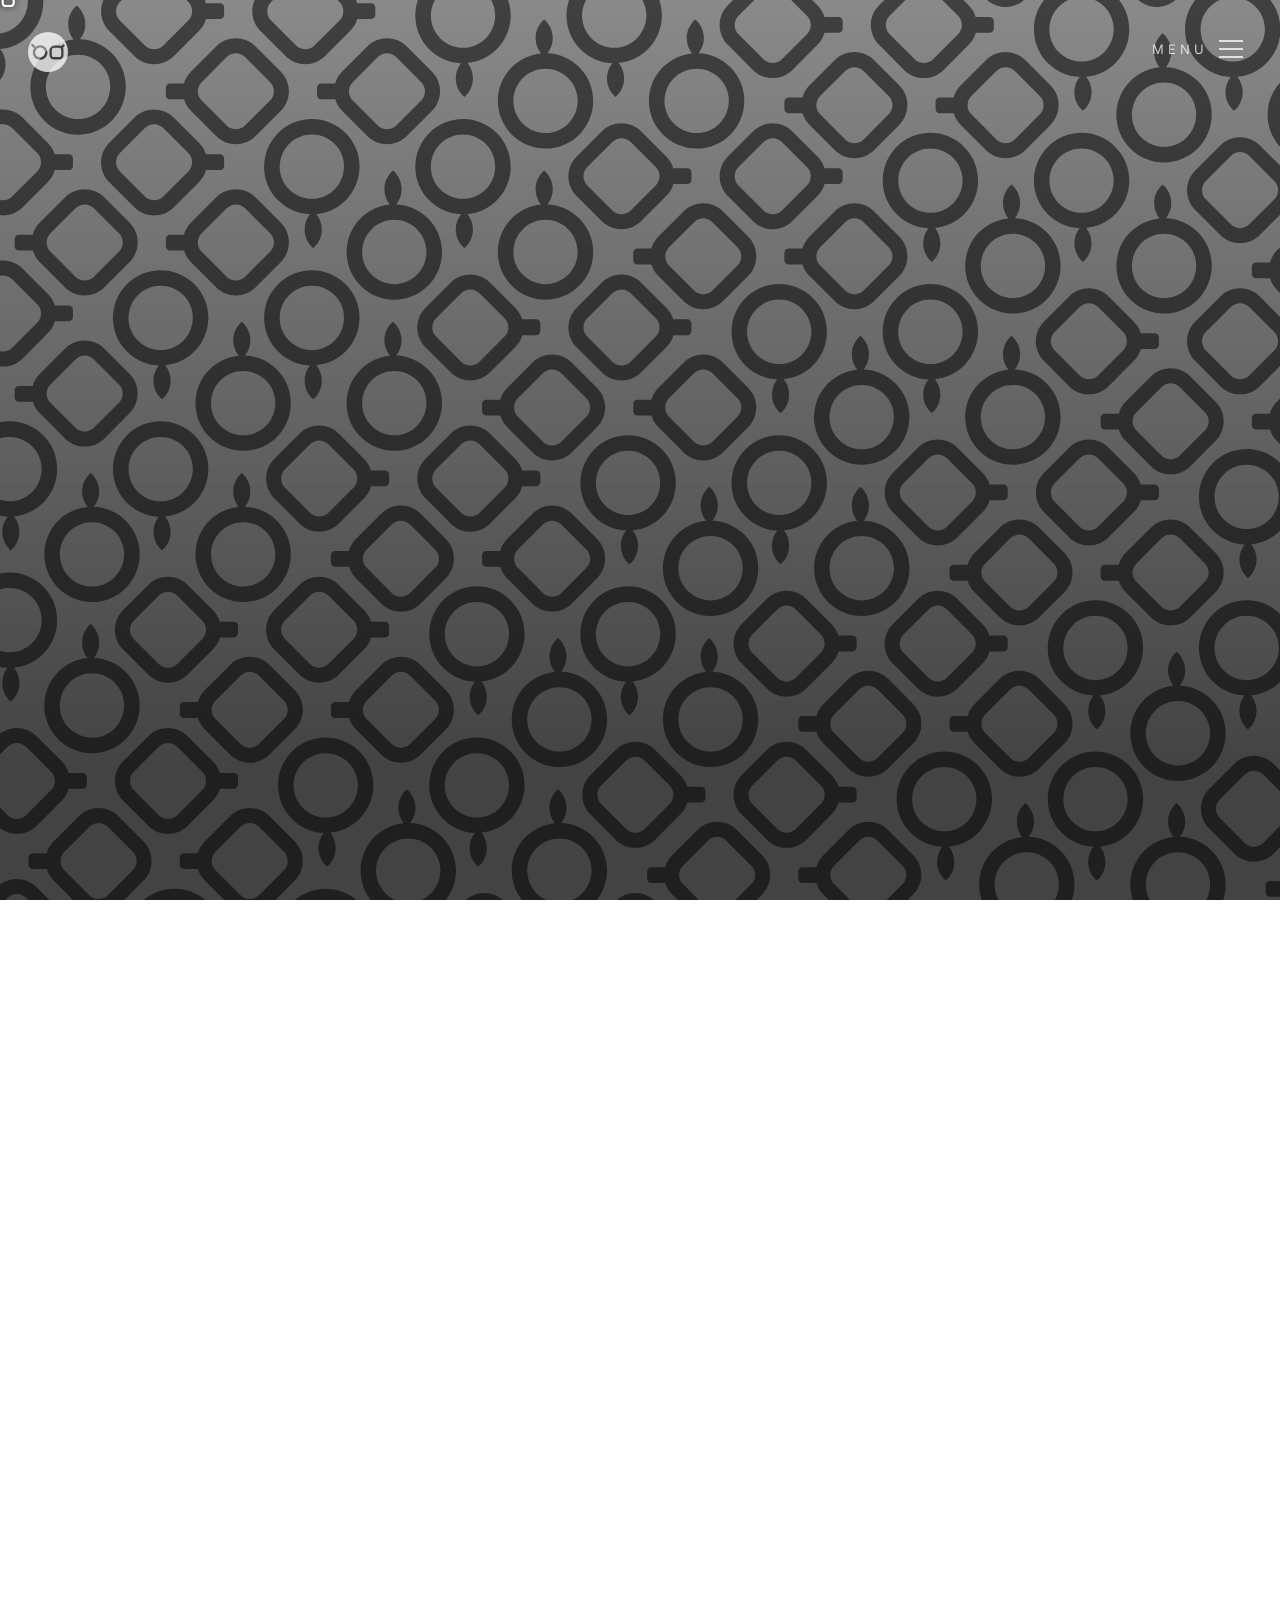
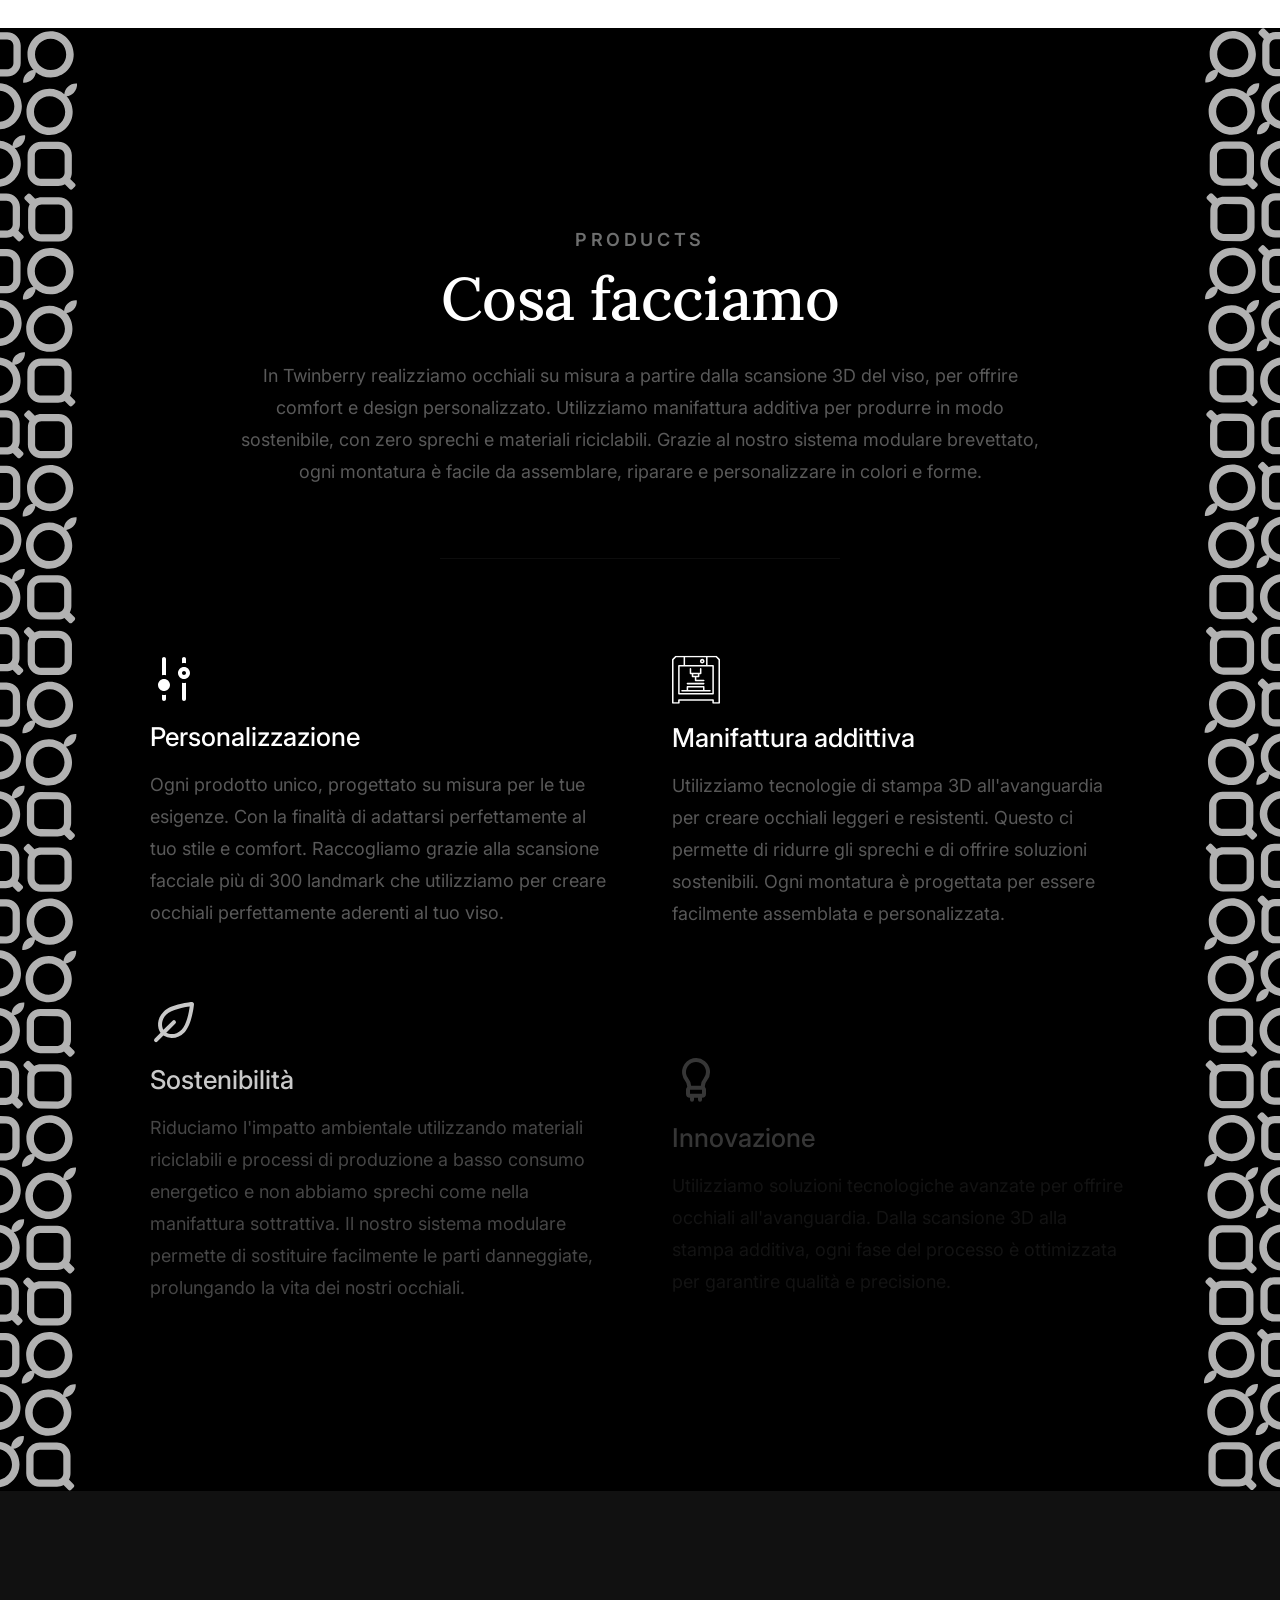
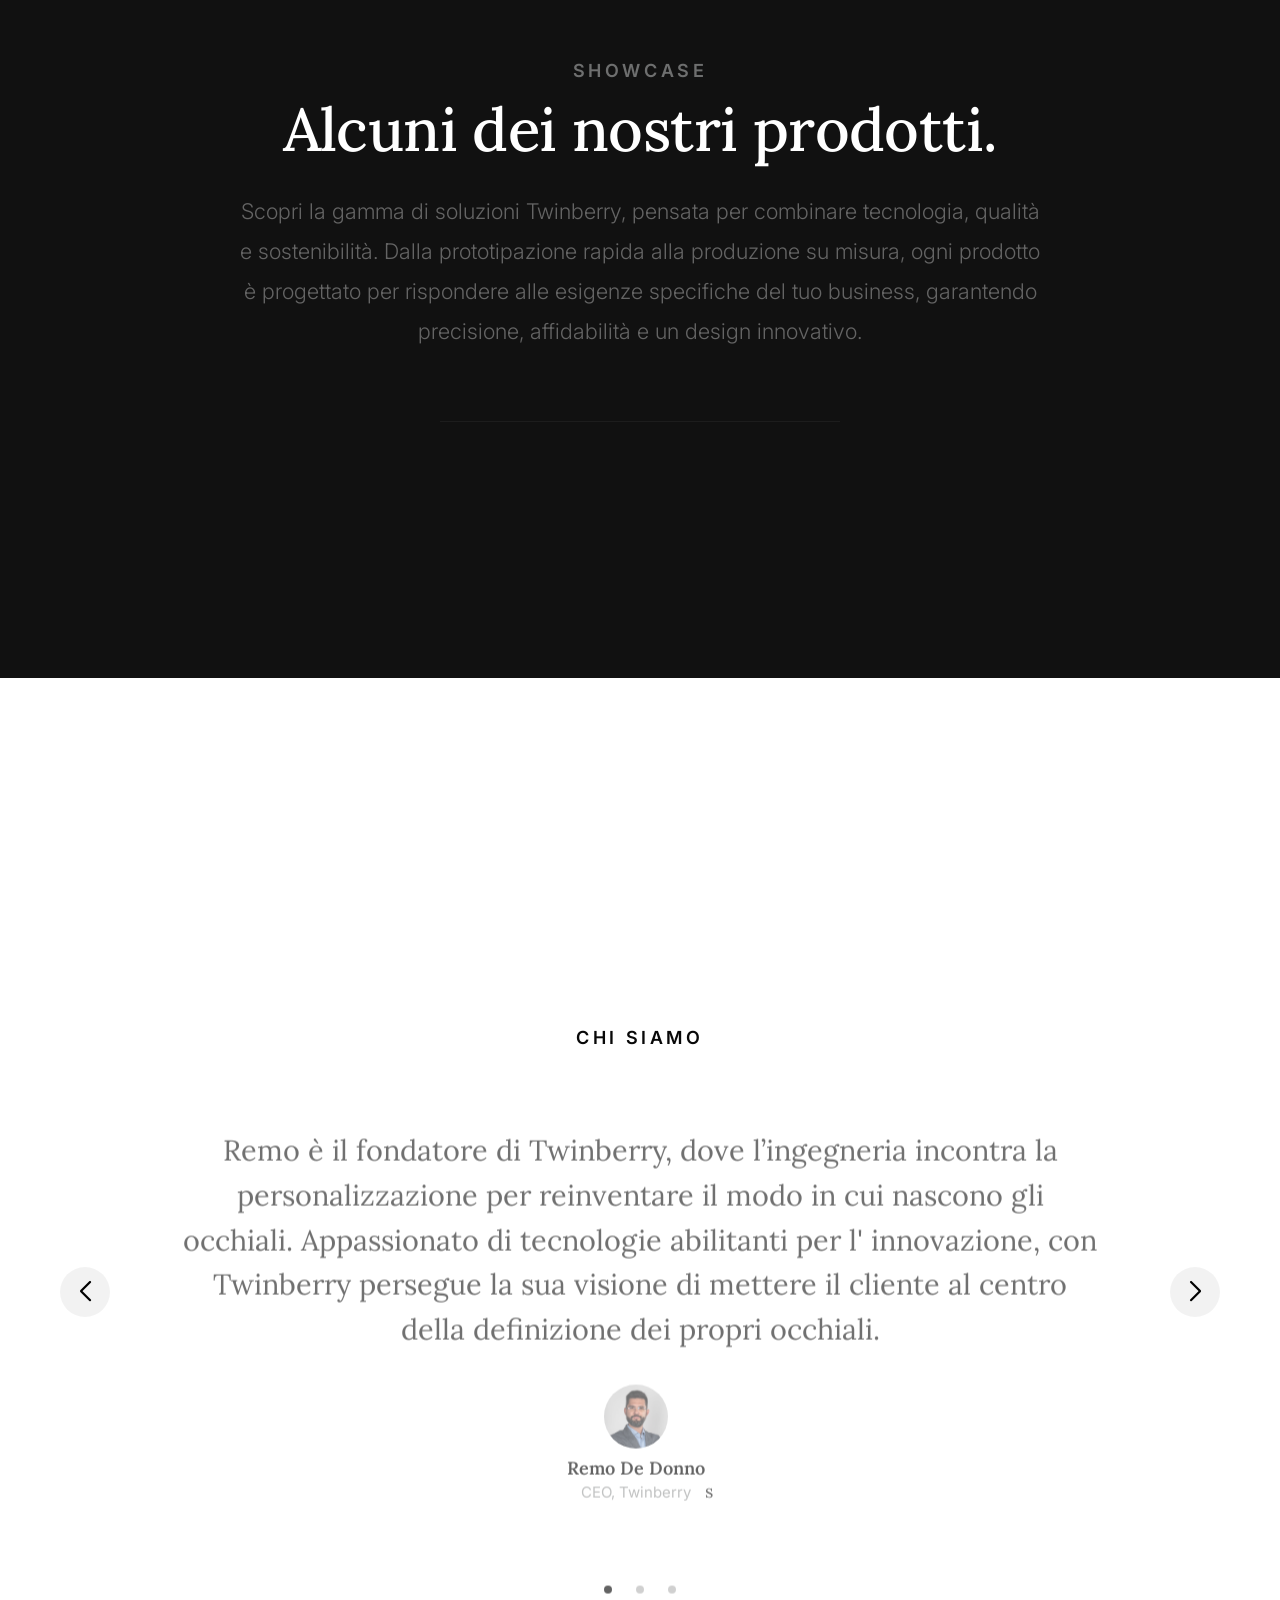
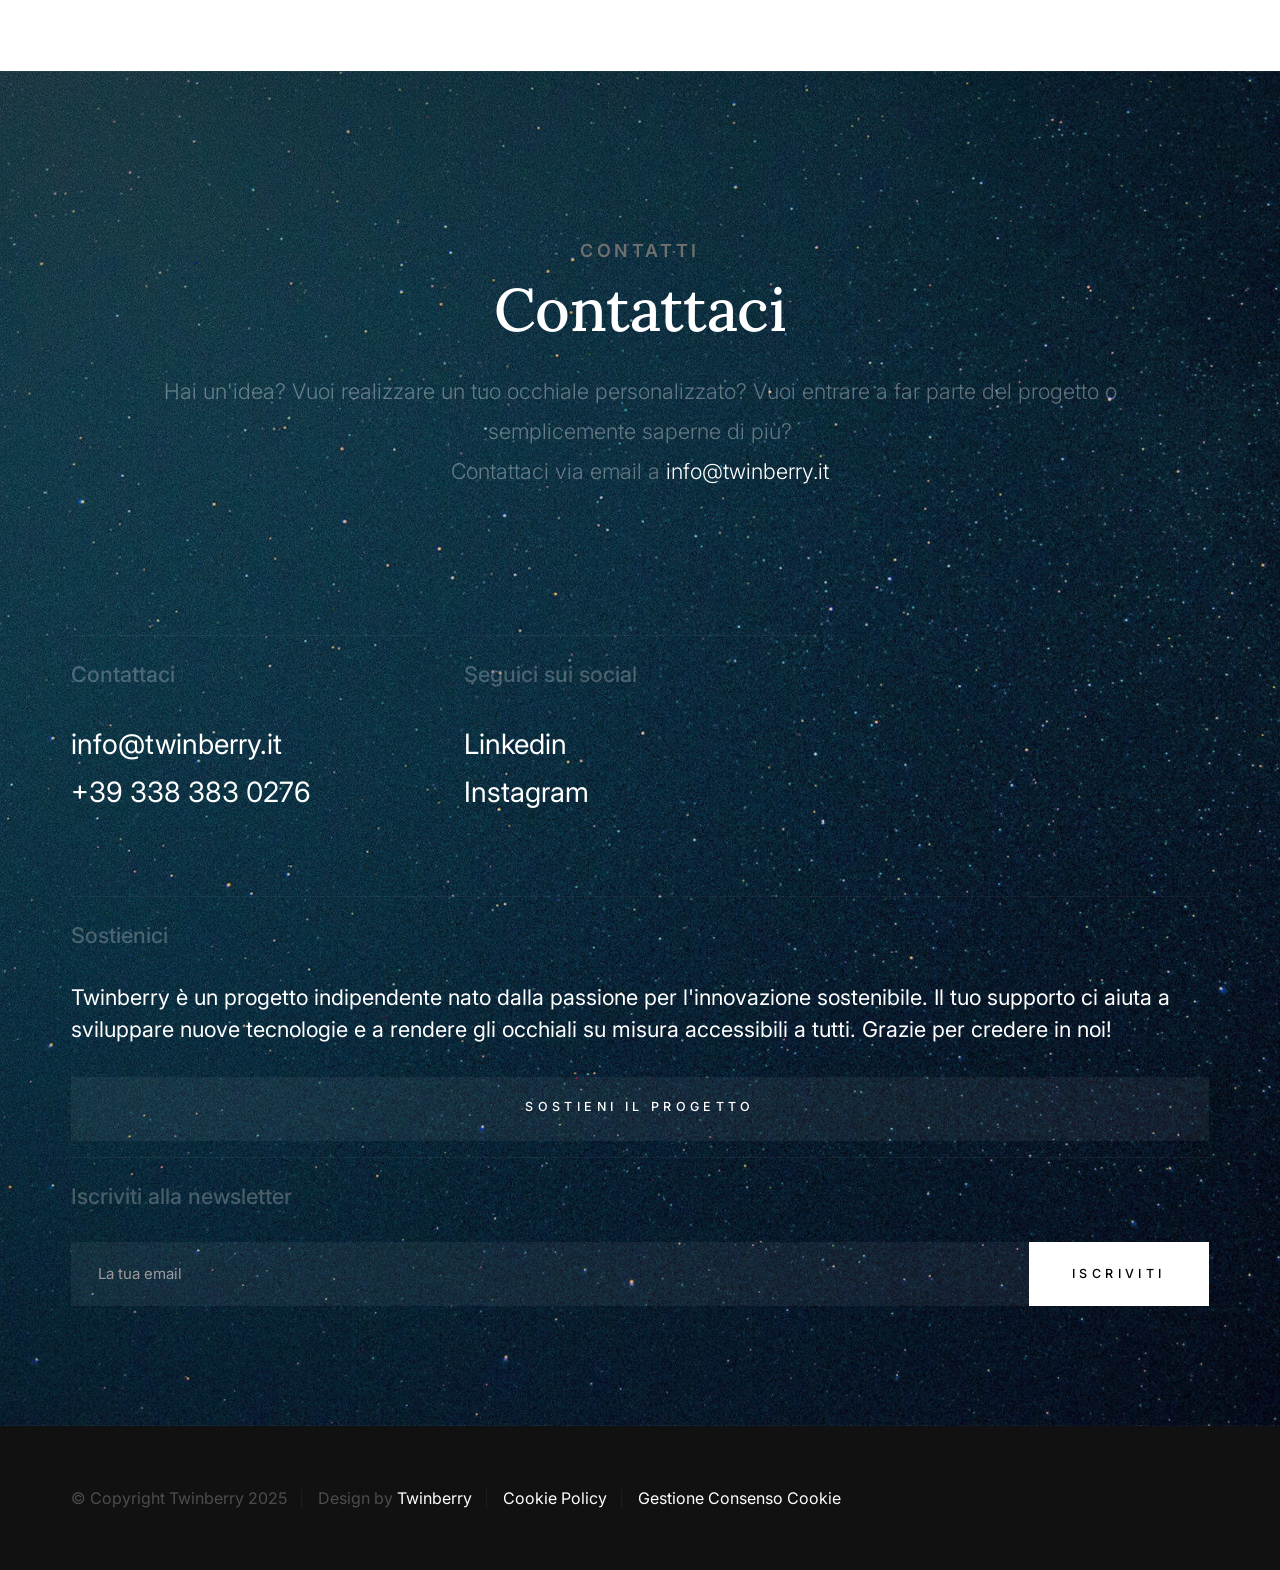
<file: index.html>
<!DOCTYPE html>
<html lang="it" class="no-js">
  <head>
    <!--- basic page needs
    ================================================== -->
    <meta charset="utf-8" />
    <meta name="viewport" content="width=device-width, initial-scale=1" />
    <title>Twinberry – Occhiali su misura con scansione 3D</title>
<meta name="description" content="Twinberry crea occhiali su misura tramite scansione 3D del volto, stampa 3D additiva e design modulare. Tecnologia, sostenibilità e personalizzazione per clienti e investitori.">
<link rel="canonical" href="https://twinberry.it/" />
<meta property="og:title" content="Twinberry – Occhiali su misura">
<meta property="og:description" content="Scansione 3D, stampa 3D additiva e design modulare per occhiali personalizzati.">
<meta property="og:image" content="https://twinberry.it/images/loghi/LOGOTBbianco.svg">
<meta property="og:url" content="https://twinberry.it/">
<meta property="og:type" content="website">
    <script>
      document.documentElement.classList.remove("no-js");
      document.documentElement.classList.add("js");
    </script>

    <!-- Google Fonts (caricati prima di CookieYes per evitare blocco)
    ================================================== -->
    <link rel="preconnect" href="https://fonts.googleapis.com">
    <link rel="preconnect" href="https://fonts.gstatic.com" crossorigin>
    <link href="https://fonts.googleapis.com/css2?family=Inter:wght@300;400;500;600;700&family=Lora:ital,wght@0,300;0,400;0,500;0,600;0,700;1,300;1,400;1,500;1,600;1,700&display=swap" rel="stylesheet">

    <!-- Start cookieyes banner -->
    <script id="cookieyes" type="text/javascript" src="https://cdn-cookieyes.com/client_data/fd3a4803320b7d1b58e87c25f4fd7a1f/script.js"></script>
    <!-- End cookieyes banner -->

    <!-- Google tag (gtag.js) -->
    <script async src="https://www.googletagmanager.com/gtag/js?id=G-VT495ZP6BR"></script>
    <script>
      window.dataLayer = window.dataLayer || [];
      function gtag(){dataLayer.push(arguments);}
      gtag('js', new Date());
      gtag('config', 'G-VT495ZP6BR');
    </script>

    <!-- CSS
    ================================================== -->
    <link rel="stylesheet" href="css/vendor.css" />
    <link rel="stylesheet" href="css/styles.css" />
    <link rel="stylesheet" href="css/cookieyes-fix.css" />

    <!-- favicons
    ================================================== -->
    <link rel="apple-touch-icon" sizes="180x180" href="apple-touch-icon.png" />
    <link rel="icon" type="image/png" sizes="32x32" href="favicon-32x32.png" />
    <link rel="icon" type="image/png" sizes="16x16" href="favicon-16x16.png" />
    <link rel="manifest" href="site.webmanifest" />
  </head>

  <body id="top">
    <!-- preloader
    ================================================== -->
    <div id="preloader">
      <div id="loader">
        <img src="images/loghi/PittogrammaBiancoCerchio.svg" alt="Loading" />
      </div>
    </div>

    <!-- page wrap
    ================================================== -->
    <header class="s-header" role="banner">
  <div id="page" class="s-pagewrap">
      <!-- # site header 
        ================================================== -->
      <header class="s-header">
        <div class="s-header__logo">
          <a class="logo" href="index.html">
            <img src="images/loghi/PittogrammaBiancoCerchio.svg" alt="Homepage" />
          </a>
        </div>

        <a class="s-header__menu-toggle" href="#0">
          <span class="s-header__menu-text">Menu</span>
          <span class="s-header__menu-icon"></span>
        </a>

        <nav class="s-header__nav" role="navigation" aria-label="Main navigation">
          <a href="#0" class="s-header__nav-close-btn" title="close"
            ><span>Chiudi</span></a
          >
          <div style="text-align: center; padding: 1rem 0;">
            <img src="images/loghi/LOGOTBbianco.svg" alt="Twinberry" style="height: 40px;" />
          </div>

          <ul class="s-header__nav-list">
            <li><a href="#intro" class="smoothscroll">Intro</a></li>
            <li><a href="#about" class="smoothscroll">About</a></li>
            <li><a href="#services" class="smoothscroll">Cosa facciamo</a></li>
            <li><a href="#portfolio" class="smoothscroll">Prodotti</a></li>
            <li><a href="#who_we_are" class="smoothscroll">Chi siamo</a></li>
            <li><a href="#contact" class="smoothscroll">Contatti</a></li>
            <li><a href="#donate" class="smoothscroll">Sostieni il Progetto</a></li>
          </ul>

          <ul class="s-header__social">
            <li>
              <a href="https://www.linkedin.com/company/wearetwinberry/">
                <svg
                  xmlns="http://www.w3.org/2000/svg"
                  width="24"
                  height="24"
                  viewBox="0 0 24 24"
                  style="fill: rgba(0, 0, 0, 1)"
                >
                  <path
                    d="M20 3H4a1 1 0 0 0-1 1v16a1 1 0 0 0 1 1h16a1 1 0 0 0 1-1V4a1 1 0 0 0-1-1zM8.339 18.337H5.667v-8.59h2.672v8.59zM7.003 8.574a1.548 1.548 0 1 1 0-3.096 1.548 1.548 0 0 1 0 3.096zm11.335 9.763h-2.669V14.16c0-.996-.018-2.277-1.388-2.277-1.39 0-1.601 1.086-1.601 2.207v4.248h-2.667v-8.59h2.56v1.174h.037c.355-.675 1.227-1.387 2.524-1.387 2.704 0 3.203 1.778 3.203 4.092v4.71z"
                  ></path>
                </svg>
                <span class="u-screen-reader-text">LinkedIn</span>
              </a>
            </li>
            <li>
              <a href="https://www.instagram.com/twinberry__">
                <svg
                  xmlns="http://www.w3.org/2000/svg"
                  width="24"
                  height="24"
                  viewBox="0 0 24 24"
                  style="fill: rgba(0, 0, 0, 1)"
                >
                  <path
                    d="M11.999,7.377c-2.554,0-4.623,2.07-4.623,4.623c0,2.554,2.069,4.624,4.623,4.624c2.552,0,4.623-2.07,4.623-4.624 C16.622,9.447,14.551,7.377,11.999,7.377L11.999,7.377z M11.999,15.004c-1.659,0-3.004-1.345-3.004-3.003 c0-1.659,1.345-3.003,3.004-3.003s3.002,1.344,3.002,3.003C15.001,13.659,13.658,15.004,11.999,15.004L11.999,15.004z"
                  ></path>
                  <circle cx="16.806" cy="7.207" r="1.078"></circle>
                  <path
                    d="M20.533,6.111c-0.469-1.209-1.424-2.165-2.633-2.632c-0.699-0.263-1.438-0.404-2.186-0.42 c-0.963-0.042-1.268-0.054-3.71-0.054s-2.755,0-3.71,0.054C7.548,3.074,6.809,3.215,6.11,3.479C4.9,3.946,3.945,4.902,3.477,6.111 c-0.263,0.7-0.404,1.438-0.419,2.186c-0.043,0.962-0.056,1.267-0.056,3.71c0,2.442,0,2.753,0.056,3.71 c0.015,0.748,0.156,1.486,0.419,2.187c0.469,1.208,1.424,2.164,2.634,2.632c0.696,0.272,1.435,0.426,2.185,0.45 c0.963,0.042,1.268,0.055,3.71,0.055s2.755,0,3.71-0.055c0.747-0.015,1.486-0.157,2.186-0.419c1.209-0.469,2.164-1.424,2.633-2.633 c0.263-0.7,0.404-1.438,0.419-2.186c0.043-0.962,0.056-1.267,0.056-3.71s0-2.753-0.056-3.71C20.941,7.57,20.801,6.819,20.533,6.111z M19.315,15.643c-0.007,0.576-0.111,1.147-0.311,1.688c-0.305,0.787-0.926,1.409-1.712,1.711c-0.535,0.199-1.099,0.303-1.67,0.311 c-0.95,0.044-1.218,0.055-3.654,0.055c-2.438,0-2.687,0-3.655-0.055c-0.569-0.007-1.135-0.112-1.669-0.311 c-0.789-0.301-1.414-0.923-1.719-1.711c-0.196-0.534-0.302-1.099-0.311-1.669c-0.043-0.95-0.053-1.218-0.053-3.654 c0-2.437,0-2.686,0.053-3.655c0.007-0.576,0.111-1.146,0.311-1.687c0.305-0.789,0.93-1.41,1.719-1.712 c0.534-0.198,1.1-0.303,1.669-0.311c0.951-0.043,1.218-0.055,3.655-0.055c2.437,0,2.687,0,3.654,0.055 c0.571,0.007,1.135,0.112,1.67,0.311c0.786,0.303,1.407,0.925,1.712,1.712c0.196,0.534,0.302,1.099,0.311,1.669 c0.043,0.951,0.054,1.218,0.054,3.655c0,2.436,0,2.698-0.043,3.654H19.315z"
                  ></path>
                </svg>
                <span class="u-screen-reader-text">Instagram</span>
              </a>
            </li>
          </ul>
        </nav>
      </header>
      <!-- end s-header -->

      <!-- # site-content
        ================================================== -->
      <main id="content" class="s-content" role="main">
        <!-- intro
            ----------------------------------------------- -->
        <section id="intro" class="s-intro target-section">
          <div class="s-intro__bg rellax" data-rellax-speed="-5"></div>

          <div class="row s-intro__content">
            <div class="column lg-12 s-intro__content-inner">
              <h3 class="s-intro__pretitle">We are</h3>
              <img class="s-intro__pretitle" src="images/loghi/LOGOTBbianco.svg" style="width: 40%;"/>
              <h1 class="s-intro__title">
                Occhiali su misura, </br>
                per davvero!
              </h1>

              <div class="s-intro__more">
                <a class="smoothscroll btn btn--stroke s-intro__more-btn" href="#about">Conoscici</a>
              </div>
            </div>
            <!-- s-intro__content-inner -->
          </div>
          <!-- s-intro__content -->

          <ul class="s-intro__social">
            <li>
              <a href="https://www.linkedin.com/company/wearetwinberry/">
                <svg
                  xmlns="http://www.w3.org/2000/svg"
                  width="24"
                  height="24"
                  viewBox="0 0 24 24"
                  style="fill: rgba(0, 0, 0, 1)"
                >
                <path
                  d="M20 3H4a1 1 0 0 0-1 1v16a1 1 0 0 0 1 1h16a1 1 0 0 0 1-1V4a1 1 0 0 0-1-1zM8.339 18.337H5.667v-8.59h2.672v8.59zM7.003 8.574a1.548 1.548 0 1 1 0-3.096 1.548 1.548 0 0 1 0 3.096zm11.335 9.763h-2.669V14.16c0-.996-.018-2.277-1.388-2.277-1.39 0-1.601 1.086-1.601 2.207v4.248h-2.667v-8.59h2.56v1.174h.037c.355-.675 1.227-1.387 2.524-1.387 2.704 0 3.203 1.778 3.203 4.092v4.71z"
                ></path>
                </svg>
                <span class="u-screen-reader-text">LinkedIn</span>
              </a>
            </li>
            <li>
              <a href="https://www.instagram.com/wearetwinberry/">
                <svg
                  xmlns="http://www.w3.org/2000/svg"
                  width="24"
                  height="24"
                  viewBox="0 0 24 24"
                  style="fill: rgba(0, 0, 0, 1)"
                >
                  <path
                    d="M11.999,7.377c-2.554,0-4.623,2.07-4.623,4.623c0,2.554,2.069,4.624,4.623,4.624c2.552,0,4.623-2.07,4.623-4.624 C16.622,9.447,14.551,7.377,11.999,7.377L11.999,7.377z M11.999,15.004c-1.659,0-3.004-1.345-3.004-3.003 c0-1.659,1.345-3.003,3.004-3.003s3.002,1.344,3.002,3.003C15.001,13.659,13.658,15.004,11.999,15.004L11.999,15.004z"
                  ></path>
                  <circle cx="16.806" cy="7.207" r="1.078"></circle>
                  <path
                    d="M20.533,6.111c-0.469-1.209-1.424-2.165-2.633-2.632c-0.699-0.263-1.438-0.404-2.186-0.42 c-0.963-0.042-1.268-0.054-3.71-0.054s-2.755,0-3.71,0.054C7.548,3.074,6.809,3.215,6.11,3.479C4.9,3.946,3.945,4.902,3.477,6.111 c-0.263,0.7-0.404,1.438-0.419,2.186c-0.043,0.962-0.056,1.267-0.056,3.71c0,2.442,0,2.753,0.056,3.71 c0.015,0.748,0.156,1.486,0.419,2.187c0.469,1.208,1.424,2.164,2.634,2.632c0.696,0.272,1.435,0.426,2.185,0.45 c0.963,0.042,1.268,0.055,3.71,0.055s2.755,0,3.71-0.055c0.747-0.015,1.486-0.157,2.186-0.419c1.209-0.469,2.164-1.424,2.633-2.633 c0.263-0.7,0.404-1.438,0.419-2.186c0.043-0.962,0.056-1.267,0.056-3.71s0-2.753-0.056-3.71C20.941,7.57,20.801,6.819,20.533,6.111z M19.315,15.643c-0.007,0.576-0.111,1.147-0.311,1.688c-0.305,0.787-0.926,1.409-1.712,1.711c-0.535,0.199-1.099,0.303-1.67,0.311 c-0.95,0.044-1.218,0.055-3.654,0.055c-2.438,0-2.687,0-3.655-0.055c-0.569-0.007-1.135-0.112-1.669-0.311 c-0.789-0.301-1.414-0.923-1.719-1.711c-0.196-0.534-0.302-1.099-0.311-1.669c-0.043-0.95-0.053-1.218-0.053-3.654 c0-2.437,0-2.686,0.053-3.655c0.007-0.576,0.111-1.146,0.311-1.687c0.305-0.789,0.93-1.41,1.719-1.712 c0.534-0.198,1.1-0.303,1.669-0.311c0.951-0.043,1.218-0.055,3.655-0.055c2.437,0,2.687,0,3.654,0.055 c0.571,0.007,1.135,0.112,1.67,0.311c0.786,0.303,1.407,0.925,1.712,1.712c0.196,0.534,0.302,1.099,0.311,1.669 c0.043,0.951,0.054,1.218,0.054,3.655c0,2.436,0,2.698-0.043,3.654H19.315z"
                  ></path>
                </svg>
                <span class="u-screen-reader-text">Instagram</span>
              </a>
            </li>
          </ul>
          <!-- s-intro__social -->

          <div class="s-intro__scroll">
            <a href="#about" class="smoothscroll">
              <span>Scorri verso il basso</span>
              <svg
                xmlns="http://www.w3.org/2000/svg"
                width="24"
                height="24"
                viewBox="0 0 24 24"
                style="fill: rgba(0, 0, 0, 1); transform: rotate(180deg)"
              >
                <path
                  d="M21 11H6.414l5.293-5.293-1.414-1.414L2.586 12l7.707 7.707 1.414-1.414L6.414 13H21z"
                ></path>
              </svg>
            </a>
          </div>
          <!-- s-intro__scroll -->
        </section>
        <!-- end s-intro -->
        <!-- about
            ----------------------------------------------- -->
        <section id="about" class="s-about target-section">
          <div class="row s-about__content" data-animate-block>
            <div class="column lg-12">
              <h2 class="text-pretitle" data-animate-el>Su di noi</h2>
              <p class="s-about__desc" data-animate-el>
                <span>Twinberry</span>  unisce tecnologia e sostenibilità per creare occhiali su misura.
              </p>
            </div>
            <!-- end column  -->
          </div>
          <!-- end s-about__content  -->
        </section>
        <!-- end about -->

        <!-- services
            ----------------------------------------------- -->
        <section id="services" class="s-services">
          <div class="s-services__bg"></div>
          <div class="row narrow section-header section-header--dark has-bottom-sep">
            <div class="column lg-12">
              <h3 class="text-pretitle">Products</h3>
              <h1 class="text-display-title">Cosa facciamo</h1>

              <p>
                In Twinberry realizziamo occhiali su misura a partire dalla scansione 3D del viso, per offrire comfort e design personalizzato.
                Utilizziamo manifattura additiva per produrre in modo sostenibile, con zero sprechi e materiali riciclabili.
                Grazie al nostro sistema modulare brevettato, ogni montatura è facile da assemblare, riparare e personalizzare in colori e forme.
              </p>
            </div>
            <!-- end column -->
          </div>
          <!-- end section header -->

          <div class="s-services__content">
            <div
              class="row services-list block-lg-one-half block-tab-whole"
              data-animate-block
            >
              <div class="column service-item" data-animate-el>
                <span class="service-icon-block">
                    <svg 
                        xmlns="http://www.w3.org/2000/svg" 
                        width="24" 
                        height="24" 
                        viewBox="0 0 24 24">
                        <path d="M17 8c.552 0 1 .449 1 1s-.448 1-1 1-1-.449-1-1 .448-1 1-1zm0-2c-1.657 0-3 1.343-3 3s1.343 3 3 3 3-1.343 3-3-1.343-3-3-3zm-10 6c-1.657 0-3 1.343-3 3s1.343 3 3 3 3-1.343 3-3-1.343-3-3-3zm10-8c.343 0 .677.035 1 .101v-2.101c0-.552-.447-1-1-1s-1 .448-1 1v2.101c.323-.066.657-.101 1-.101zm-10 6c.343 0 .677.035 1 .101v-8.101c0-.552-.447-1-1-1s-1 .448-1 1v8.101c.323-.066.657-.101 1-.101zm10 4c-.343 0-.677-.035-1-.101v8.101c0 .552.447 1 1 1s1-.448 1-1v-8.101c-.323.066-.657.101-1 .101zm-10 6c-.343 0-.677-.035-1-.101v2.101c0 .552.447 1 1 1s1-.448 1-1v-2.101c-.323.066-.657.101-1 .101z"/>

                  </svg>
                </span>

                <div class="service-content">
                  <h3 class="h4">Personalizzazione</h3>

                  <p>
                    Ogni prodotto unico, progettato su misura per le tue esigenze.
                    Con la finalità di adattarsi perfettamente al tuo stile e comfort.
                    Raccogliamo grazie alla scansione facciale più di 300 landmark che utilizziamo per creare occhiali perfettamente aderenti al tuo viso.
                  </p>
                </div>
              </div>
              <!-- end service-item -->

              <div class="column service-item" data-animate-el>
                <span class="service-icon-block">
                  <svg 
                    xmlns="http://www.w3.org/2000/svg" 
                    width="24"
                    height="24"
                    viewBox="0 0 24 24">
                    <g transform="scale(0.051064)">
                        <g>
                            <g>
                                <path d="M467.804,32.197l-30-30C436.396,0.79,434.489,0,432.5,0h-395c-1.989,0-3.897,0.79-5.303,2.197l-30,30
                                    C0.79,33.603,0,35.511,0,37.5v425c0,4.142,3.358,7.5,7.5,7.5h60c4.142,0,7.5-3.358,7.5-7.5V440h320v22.5
                                    c0,4.142,3.357,7.5,7.5,7.5h60c4.143,0,7.5-3.358,7.5-7.5v-425C470,35.511,469.21,33.603,467.804,32.197z M128.321,15h205v75
                                    h-205V15z M395,105v260H75V105H395z M455,455h-45v-22.5c0-4.142-3.357-7.5-7.5-7.5h-335c-4.142,0-7.5,3.358-7.5,7.5V455H15
                                    V40.606L40.606,15h72.714v75H67.5c-4.142,0-7.5,3.358-7.5,7.5v275c0,4.142,3.358,7.5,7.5,7.5h335c4.143,0,7.5-3.358,7.5-7.5v-275
                                    c0-4.142-3.357-7.5-7.5-7.5h-54.18V15h81.073L455,40.606V455z"/>
                                <path d="M97.5,350h275c4.143,0,7.5-3.358,7.5-7.5c0-4.142-3.357-7.5-7.5-7.5h-54.18v-32.5c0-4.142-3.357-7.5-7.5-7.5h-160
                                    c-4.142,0-7.5,3.358-7.5,7.5V335H97.5c-4.142,0-7.5,3.358-7.5,7.5C90,346.642,93.358,350,97.5,350z M158.321,310h145v25h-145V310
                                    z"/>
                                <path d="M180.821,180h12.5v22.5c0,4.142,3.358,7.5,7.5,7.5h22.5v32.5c0,4.142,3.358,7.5,7.5,7.5h80c4.143,0,7.5-3.358,7.5-7.5
                                    c0-4.142-3.357-7.5-7.5-7.5h-72.499v-25h22.499c4.143,0,7.5-3.358,7.5-7.5V180h12.5c4.143,0,7.5-3.358,7.5-7.5v-45
                                    c0-4.142-3.357-7.5-7.5-7.5s-7.5,3.358-7.5,7.5V165h-85v-37.5c0-4.142-3.358-7.5-7.5-7.5c-4.142,0-7.5,3.358-7.5,7.5v45
                                    C173.321,176.642,176.679,180,180.821,180z M208.32,180h45v15h-45V180z"/>
                                <path d="M295.82,30c-12.406,0-22.5,10.093-22.5,22.5S283.414,75,295.82,75s22.5-10.093,22.5-22.5S308.227,30,295.82,30z
                                    M295.82,60c-4.136,0-7.5-3.364-7.5-7.5s3.364-7.5,7.5-7.5s7.5,3.364,7.5,7.5S299.956,60,295.82,60z"/>
                                <path d="M150.821,280h160c4.143,0,7.5-3.358,7.5-7.5c0-4.142-3.357-7.5-7.5-7.5h-160c-4.142,0-7.5,3.358-7.5,7.5
                                    C143.321,276.642,146.679,280,150.821,280z"/>
                            </g>
                        </g>
                    </g>
                    </svg>
                </span>

                <div class="service-content">
                  <h3 class="h4">Manifattura addittiva</h3>

                  <p>
                    Utilizziamo tecnologie di stampa 3D all'avanguardia per creare occhiali leggeri e resistenti.
                    Questo ci permette di ridurre gli sprechi e di offrire soluzioni sostenibili. Ogni montatura è progettata per essere facilmente assemblata e personalizzata. 
                  </p>
                </div>
              </div>
              <!-- end service-item -->

              <div class="column service-item" data-animate-el>
                <span class="service-icon-block">
                  <svg
                    xmlns="http://www.w3.org/2000/svg" 
                    width="24" 
                    height="24" 
                    viewBox="0 0 24 24">
                    <path 
                        d="M3.707,21.707,6.674,18.74a7.533,7.533,0,0,0,4.2,1.23,8.888,8.888,0,0,0,6.332-2.763C21.02,13.4,21.958,3.509,22,3.09a1,1,0,0,0-.289-.8A1.028,1.028,0,0,0,20.91,2c-.419.038-10.3.976-14.117,4.789C3.224,10.362,3.579,14.857,5.26,17.326L2.293,20.293a1,1,0,0,0,1.414,1.414Zm4.5-13.5c2.584-2.583,8.956-3.7,11.65-4.063-.365,2.693-1.477,9.062-4.064,11.649C13,18.581,9.848,18.25,8.125,17.289l4.582-4.582a1,1,0,0,0-1.414-1.414L6.712,15.874C5.751,14.151,5.42,10.994,8.207,8.207Z"
                    />
                  </svg>
                </span>

                <div class="service-content">
                  <h3 class="h4">Sostenibilità</h3>

                  <p>
                    Riduciamo l'impatto ambientale utilizzando materiali riciclabili e processi di produzione a basso consumo energetico e non abbiamo sprechi come nella manifattura sottrattiva.
                    Il nostro sistema modulare permette di sostituire facilmente le parti danneggiate, prolungando la vita dei nostri occhiali.
                  </p>
                </div>
              </div>
              <!-- end service-item -->

              <div class="column service-item" data-animate-el>
                <span class="service-icon-block">
                    <svg 
                    fill="#000000" 
                    xmlns="http://www.w3.org/2000/svg" 
                    width="24" 
                    height="24" 
                    viewBox="0 0 24 24">
                    <path d="M17.45,12.46a7,7,0,0,0-1-9.83,7.09,7.09,0,0,0-5.92-1.4,7,7,0,0,0-4,11.15,4.76,4.76,0,0,1,1.08,2.86v.29A2,2,0,0,0,7,16.93v2a2,2,0,0,0,2,2v1a1,1,0,0,0,2,0v-1h2v1a1,1,0,0,0,2,0v-1a2,2,0,0,0,2-2v-2a2,2,0,0,0-.57-1.4V15.1A4.26,4.26,0,0,1,17.45,12.46ZM9,18.93v-2h6v2Zm6.89-7.72a6.18,6.18,0,0,0-1.46,3.72H9.56a6.67,6.67,0,0,0-1.5-3.78,5,5,0,0,1,2.84-8A5,5,0,0,1,17,8.07,4.92,4.92,0,0,1,15.89,11.21Z"/>
                    </svg>
                </span>

                <div class="service-content">
                  <h3 class="h4">Innovazione </h3>

                  <p>
                    Utilizziamo soluzioni tecnologiche avanzate per offrire occhiali all'avanguardia.
                    Dalla scansione 3D alla stampa additiva, ogni fase del processo è ottimizzata per garantire qualità e precisione.
                  </p>
                </div>
              </div>
              <!-- end service-item -->
            </div>
            <!-- end services-list -->
          </div>
          <!-- end services-content -->
        </section>
        <!-- end services -->

        <!-- portfolio
            ----------------------------------------------- -->
        <section id="portfolio" class="s-portfolio">
          <div class="s-portfolio__header">
            <div
              class="row narrow section-header section-header--dark has-bottom-sep"
            >
              <div class="column lg-12">
                <h3 class="text-pretitle">Showcase</h3>
                <h1 class="text-display-title">Alcuni dei nostri prodotti.</h1>

                <p class="lead">
                  Scopri la gamma di soluzioni Twinberry, pensata per combinare tecnologia, qualità e sostenibilità. Dalla prototipazione rapida alla produzione su misura, ogni prodotto è progettato per rispondere alle esigenze specifiche del tuo business, garantendo precisione, affidabilità e un design innovativo.
                </p>
              </div>
              <!-- end column -->
            </div>
            <!-- end section header -->
          </div>
          <!-- end s-portfolio__header -->

          <div class="row s-portfolio__content" data-animate-block>
            <div class="column lg-12">
              <div class="folio-list bricks">
                <div class="brick folio-item" data-animate-el>
                  <div class="folio-item__thumb">
                    <a
                      class="folio-item__thumb-link"
                      href="images/portfolio/gallery/g-occhiali.jpg"
                      title="Shutterbug"
                      data-size="1050x700"
                    >
                      <img
                        src="images/portfolio/occhiali.jpg"
                        srcset="
                          images/portfolio/occhiali.jpg    1x,
                          images/portfolio/occhiali@2x.jpg 2x
                        "
                        alt="Twinberry product image" loading="lazy" decoding="async"
                      />
                    </a>
                  </div>
                  <div class="folio-item__info">
                    <div class="folio-item__cat">Occhiale classio</div>
                    <h4 class="folio-item__title">Twinberry classic</h4>
                  </div>
                  <a
                    href="https://www.behance.net/"
                    title="Project Link"
                    class="folio-item__project-link"
                  >
                    <svg
                      xmlns="http://www.w3.org/2000/svg"
                      width="24"
                      height="24"
                      viewBox="0 0 24 24"
                      style="fill: rgba(0, 0, 0, 1)"
>
                      <path
                        d="M4.222 19.778a4.983 4.983 0 0 0 3.535 1.462 4.986 4.986 0 0 0 3.536-1.462l2.828-2.829-1.414-1.414-2.828 2.829a3.007 3.007 0 0 1-4.243 0 3.005 3.005 0 0 1 0-4.243l2.829-2.828-1.414-1.414-2.829 2.828a5.006 5.006 0 0 0 0 7.071zm15.556-8.485a5.008 5.008 0 0 0 0-7.071 5.006 5.006 0 0 0-7.071 0L9.879 7.051l1.414 1.414 2.828-2.829a3.007 3.007 0 0 1 4.243 0 3.005 3.005 0 0 1 0 4.243l-2.829 2.828 1.414 1.414 2.829-2.828z"
                      ></path>
                      <path
                        d="m8.464 16.95-1.415-1.414 8.487-8.486 1.414 1.415z"
                      ></path>
                    </svg>
                  </a>
                  <div class="folio-item__caption">
                    <p>
                      Linee pulite, equilibrio e carattere.
                      Il modello Classic rappresenta l’essenza del design Twinberry: una montatura leggera e minimale, realizzata con materiali resistenti e finiture di alta qualità.
                      Le forme tonde richiamano l’eleganza senza tempo, mentre i dettagli moderni — come le aste sottili e il logo inciso — aggiungono un tocco contemporaneo.
                      Perfetti per chi cerca uno stile sobrio, distintivo e intramontabile.
                    </p>
                  </div>
                </div>
                <!-- end brick-->

                <!-- <div class="brick folio-item" data-animate-el>
                  <div class="folio-item__thumb">
                    <a
                      class="folio-item__thumb-link"
                      href="images/portfolio/gallery/g-yellowwall.jpg"
                      title="Yellow Wall"
                      data-size="1050x700"
                    >
                      <img
                        src="images/portfolio/yellowwall.jpg"
                        srcset="
                          images/portfolio/yellowwall.jpg    1x,
                          images/portfolio/yellowwall@2x.jpg 2x
                        "
                        alt="Twinberry product image"
                        loading="lazy"
                      />
                    </a>
                  </div>
                  <div class="folio-item__info">
                    <div class="folio-item__cat">Marketing</div>
                    <h4 class="folio-item__title">Yellow Wall</h4>
                  </div>
                  <a
                    href="https://www.behance.net/"
                    title="Project Link"
                    class="folio-item__project-link"
                  >
                    <svg
                      xmlns="http://www.w3.org/2000/svg"
                      width="24"
                      height="24"
                      viewBox="0 0 24 24"
                      style="fill: rgba(0, 0, 0, 1)"
                    >
                      <path
                        d="M4.222 19.778a4.983 4.983 0 0 0 3.535 1.462 4.986 4.986 0 0 0 3.536-1.462l2.828-2.829-1.414-1.414-2.828 2.829a3.007 3.007 0 0 1-4.243 0 3.005 3.005 0 0 1 0-4.243l2.829-2.828-1.414-1.414-2.829 2.828a5.006 5.006 0 0 0 0 7.071zm15.556-8.485a5.008 5.008 0 0 0 0-7.071 5.006 5.006 0 0 0-7.071 0L9.879 7.051l1.414 1.414 2.828-2.829a3.007 3.007 0 0 1 4.243 0 3.005 3.005 0 0 1 0 4.243l-2.829 2.828 1.414 1.414 2.829-2.828z"
                      ></path>
                      <path
                        d="m8.464 16.95-1.415-1.414 8.487-8.486 1.414 1.415z"
                      ></path>
                    </svg>
                  </a>
                  <div class="folio-item__caption">
                    <p>
                      Vero molestiae sed aut natus excepturi. Et tempora
                      numquam. Temporibus iusto quo.Unde dolorem corrupti neque
                      nisi.
                    </p>
                  </div>
                </div> -->
                <!-- end brick-->

                <!-- <div class="brick folio-item" data-animate-el>
                  <div class="folio-item__thumb">
                    <a
                      class="folio-item__thumb-link"
                      href="images/portfolio/gallery/g-architecture.jpg"
                      title="Architecture"
                      data-size="1050x700"
                    >
                      <img
                        src="images/portfolio/architecture.jpg"
                        srcset="
                          images/portfolio/architecture.jpg    1x,
                          images/portfolio/architecture@2x.jpg 2x
                        "
                        alt="Twinberry product image"
                        loading="lazy"
                      />
                    </a>
                  </div>
                  <div class="folio-item__info">
                    <div class="folio-item__cat">Marketing</div>
                    <h4 class="folio-item__title">Architecture</h4>
                  </div>
                  <a
                    href="https://www.behance.net/"
                    title="Project Link"
                    class="folio-item__project-link"
                  >
                    <svg
                      xmlns="http://www.w3.org/2000/svg"
                      width="24"
                      height="24"
                      viewBox="0 0 24 24"
                      style="fill: rgba(0, 0, 0, 1)"
                    >
                      <path
                        d="M4.222 19.778a4.983 4.983 0 0 0 3.535 1.462 4.986 4.986 0 0 0 3.536-1.462l2.828-2.829-1.414-1.414-2.828 2.829a3.007 3.007 0 0 1-4.243 0 3.005 3.005 0 0 1 0-4.243l2.829-2.828-1.414-1.414-2.829 2.828a5.006 5.006 0 0 0 0 7.071zm15.556-8.485a5.008 5.008 0 0 0 0-7.071 5.006 5.006 0 0 0-7.071 0L9.879 7.051l1.414 1.414 2.828-2.829a3.007 3.007 0 0 1 4.243 0 3.005 3.005 0 0 1 0 4.243l-2.829 2.828 1.414 1.414 2.829-2.828z"
                      ></path>
                      <path
                        d="m8.464 16.95-1.415-1.414 8.487-8.486 1.414 1.415z"
                      ></path>
                    </svg>
                  </a>
                  <div class="folio-item__caption">
                    <p>
                      Vero molestiae sed aut natus excepturi. Et tempora
                      numquam. Temporibus iusto quo.Unde dolorem corrupti neque
                      nisi.
                    </p>
                  </div>
                </div> -->
                <!-- end brick-->

                <!-- <div class="brick folio-item" data-animate-el>
                  <div class="folio-item__thumb">
                    <a
                      class="folio-item__thumb-link"
                      href="images/portfolio/gallery/g-minimalismo.jpg"
                      title="Minimalismo"
                      data-size="1050x700"
                    >
                      <img
                        src="images/portfolio/minimalismo.jpg"
                        srcset="
                          images/portfolio/minimalismo.jpg    1x,
                          images/portfolio/minimalismo@2x.jpg 2x
                        "
                        alt="Twinberry product image"
                        loading="lazy"
                      />
                    </a>
                  </div>
                  <div class="folio-item__info">
                    <div class="folio-item__cat">UI/UX Design</div>
                    <h4 class="folio-item__title">Minimalismo</h4>
                  </div>
                  <a
                    href="https://www.behance.net/"
                    title="Project Link"
                    class="folio-item__project-link"
                  >
                    <svg
                      xmlns="http://www.w3.org/2000/svg"
                      width="24"
                      height="24"
                      viewBox="0 0 24 24"
                      style="fill: rgba(0, 0, 0, 1)"
                    >
                      <path
                        d="M4.222 19.778a4.983 4.983 0 0 0 3.535 1.462 4.986 4.986 0 0 0 3.536-1.462l2.828-2.829-1.414-1.414-2.828 2.829a3.007 3.007 0 0 1-4.243 0 3.005 3.005 0 0 1 0-4.243l2.829-2.828-1.414-1.414-2.829 2.828a5.006 5.006 0 0 0 0 7.071zm15.556-8.485a5.008 5.008 0 0 0 0-7.071 5.006 5.006 0 0 0-7.071 0L9.879 7.051l1.414 1.414 2.828-2.829a3.007 3.007 0 0 1 4.243 0 3.005 3.005 0 0 1 0 4.243l-2.829 2.828 1.414 1.414 2.829-2.828z"
                      ></path>
                      <path
                        d="m8.464 16.95-1.415-1.414 8.487-8.486 1.414 1.415z"
                      ></path>
                    </svg>
                  </a>
                  <div class="folio-item__caption">
                    <p>
                      Vero molestiae sed aut natus excepturi. Et tempora
                      numquam. Temporibus iusto quo.Unde dolorem corrupti neque
                      nisi.
                    </p>
                  </div>
                </div> -->
                <!-- end brick-->
<!-- 
                <div class="brick folio-item" data-animate-el>
                  <div class="folio-item__thumb">
                    <a
                      class="folio-item__thumb-link"
                      href="images/portfolio/gallery/g-skaterboy.jpg"
                      title="Skaterboy"
                      data-size="1050x700"
                    >
                      <img
                        src="images/portfolio/skaterboy.jpg"
                        srcset="
                          images/portfolio/skaterboy.jpg    1x,
                          images/portfolio/skaterboy@2x.jpg 2x
                        "
                        alt="Twinberry product image"
                        loading="lazy"
                      />
                    </a>
                  </div>
                  <div class="folio-item__info">
                    <div class="folio-item__cat">Branding</div>
                    <h4 class="folio-item__title">Skaterboy</h4>
                  </div>
                  <a
                    href="https://www.behance.net/"
                    title="Project Link"
                    class="folio-item__project-link"
                  >
                    <svg
                      xmlns="http://www.w3.org/2000/svg"
                      width="24"
                      height="24"
                      viewBox="0 0 24 24"
                      style="fill: rgba(0, 0, 0, 1)"
                    >
                      <path
                        d="M4.222 19.778a4.983 4.983 0 0 0 3.535 1.462 4.986 4.986 0 0 0 3.536-1.462l2.828-2.829-1.414-1.414-2.828 2.829a3.007 3.007 0 0 1-4.243 0 3.005 3.005 0 0 1 0-4.243l2.829-2.828-1.414-1.414-2.829 2.828a5.006 5.006 0 0 0 0 7.071zm15.556-8.485a5.008 5.008 0 0 0 0-7.071 5.006 5.006 0 0 0-7.071 0L9.879 7.051l1.414 1.414 2.828-2.829a3.007 3.007 0 0 1 4.243 0 3.005 3.005 0 0 1 0 4.243l-2.829 2.828 1.414 1.414 2.829-2.828z"
                      ></path>
                      <path
                        d="m8.464 16.95-1.415-1.414 8.487-8.486 1.414 1.415z"
                      ></path>
                    </svg>
                  </a>
                  <div class="folio-item__caption">
                    <p>
                      Vero molestiae sed aut natus excepturi. Et tempora
                      numquam. Temporibus iusto quo.Unde dolorem corrupti neque
                      nisi.
                    </p>
                  </div>
                </div> -->
                <!-- end brick-->

                <!-- <div class="brick folio-item" data-animate-el>
                  <div class="folio-item__thumb">
                    <a
                      class="folio-item__thumb-link"
                      href="images/portfolio/gallery/g-salad.jpg"
                      title="Salad"
                      data-size="1050x700"
                    >
                      <img
                        src="images/portfolio/salad.jpg"
                        srcset="
                          images/portfolio/salad.jpg    1x,
                          images/portfolio/salad@2x.jpg 2x
                        "
                        alt="Twinberry product image"
                        loading="lazy"
                      />
                    </a>
                  </div>
                  <div class="folio-item__info">
                    <div class="folio-item__cat">Branding</div>
                    <h4 class="folio-item__title">Salad</h4>
                  </div>
                  <a
                    href="https://www.behance.net/"
                    title="Project Link"
                    class="folio-item__project-link"
                  >
                    <svg
                      xmlns="http://www.w3.org/2000/svg"
                      width="24"
                      height="24"
                      viewBox="0 0 24 24"
                      style="fill: rgba(0, 0, 0, 1)"
                    >
                      <path
                        d="M4.222 19.778a4.983 4.983 0 0 0 3.535 1.462 4.986 4.986 0 0 0 3.536-1.462l2.828-2.829-1.414-1.414-2.828 2.829a3.007 3.007 0 0 1-4.243 0 3.005 3.005 0 0 1 0-4.243l2.829-2.828-1.414-1.414-2.829 2.828a5.006 5.006 0 0 0 0 7.071zm15.556-8.485a5.008 5.008 0 0 0 0-7.071 5.006 5.006 0 0 0-7.071 0L9.879 7.051l1.414 1.414 2.828-2.829a3.007 3.007 0 0 1 4.243 0 3.005 3.005 0 0 1 0 4.243l-2.829 2.828 1.414 1.414 2.829-2.828z"
                      ></path>
                      <path
                        d="m8.464 16.95-1.415-1.414 8.487-8.486 1.414 1.415z"
                      ></path>
                    </svg>
                  </a>
                  <div class="folio-item__caption">
                    <p>
                      Vero molestiae sed aut natus excepturi. Et tempora
                      numquam. Temporibus iusto quo.Unde dolorem corrupti neque
                      nisi.
                    </p>
                  </div>
                </div> -->
                <!-- end brick -->
              </div>
              <!-- end folio-list, bricks -->
            </div>
            <!-- end column  -->
          </div>
          <!-- end s-portfolio__content -->

          <div id="who_we_are" class="row testimonials">
            <div class="column lg-12" data-animate-block>
              <h2 class="text-pretitle" data-animate-el>
                Chi Siamo
              </h2>

              <div class="swiper-container testimonial-slider" data-animate-el>
                <div class="swiper-wrapper">
                  <div class="testimonial-slider__slide swiper-slide">
                    <p>
                     Remo è il fondatore di Twinberry, dove l’ingegneria incontra la personalizzazione per reinventare il modo in cui nascono gli occhiali. Appassionato di tecnologie abilitanti per l' innovazione, con Twinberry persegue la sua visione di mettere il cliente al centro della definizione dei propri occhiali.
                    </p>
                    <div class="testimonial-slider__author">
                      <img
                        src="images/avatars/RD.jpg"
                        alt="Author image"
                        class="testimonial-slider__avatar"
                      />
                      <cite class="testimonial-slider__cite">
                        <strong>Remo De Donno</strong>
                        <span>CEO, Twinberry</span>
                      </cite>
                    </div>s
                  </div>
                  <!-- end testimonial-slider__slide -->

                  <div class="testimonial-slider__slide swiper-slide">
                    <p>
                      Dylan è software engineer in Twinberry, sviluppa gli algoritmi e gli strumenti digitali che rendono possibile la personalizzazione — dai dati del volto alla geometria del prodotto.
                      Appassionato di automazione e design digitale, unisce precisione analitica e creatività per garantire che la tecnologia Twinberry sia efficiente, scalabile e centrata sulla persona.
                    </p>
                    <div class="testimonial-slider__author">
                      <img
                        src="images/avatars/DZ.jpg"
                        alt="Author image"
                        class="testimonial-slider__avatar"
                      />
                      <cite class="testimonial-slider__cite">
                        <strong>Dylan Zanaglio</strong>
                        <span>Software engineer, Twinberry</span>
                      </cite>
                    </div>
                  </div>
                  <!-- end testimonial-slider__slide -->

                  <div class="testimonial-slider__slide swiper-slide">
                    <p>
                      Chiara guida marketing e comunicazione in Twinberry, trasformando la tecnologia in racconto.
                      Coniuga creatività, strategia e determinazione per tradurre l’innovazione ingegneristica del brand in un’identità chiara e coinvolgente.
                      La sua curiosità e la sua caparbietà danno coerenza e calore a ogni messaggio, collegando la visione tecnica di Twinberry al suo lato più umano.
                    </p>
                    <div class="testimonial-slider__author">
                      <img
                        src="images/avatars/CD.jpg"
                        alt="Author image"
                        class="testimonial-slider__avatar"
                      />
                      <cite class="testimonial-slider__cite">
                        <strong>Chiara De Donno</strong>
                        <span>Marketing, Twinberry</span>
                      </cite>
                    </div>
                  </div>
                  <!-- end testimonial-slider__slide -->

                  <!-- <div class="testimonial-slider__slide swiper-slide">
                    <p>
                      Nunc interdum lacus sit amet orci. Vestibulum dapibus nunc
                      ac augue. Fusce vel dui. In ac felis quis tortor malesuada
                      pretium. Curabitur vestibulum aliquam leo. Qui sed at
                      corrupti expedita voluptas odit. Nihil ea quia nesciunt.
                      Ducimus aut sed ipsam.
                    </p>
                    <div class="testimonial-slider__author">
                      <img
                        src="images/avatars/user-06.jpg"
                        alt="Author image"
                        class="testimonial-slider__avatar"
                      />
                      <cite class="testimonial-slider__cite">
                        <strong>Jeff Bezos</strong>
                        <span>CEO, Amazon</span>
                      </cite>
                    </div>
                  </div> -->
                  <!-- end testimonial-slider__slide -->
                </div>
                <!-- end swiper-wrapper -->

                <div class="swiper-pagination"></div>
              </div>
              <!-- end swiper-container -->

              <div class="swiper-button-prev"></div>
              <div class="swiper-button-next"></div>
            </div>
            <!-- end column -->
          </div>
          <!-- end row testimonials -->

          <!-- <div class="clients-block">
            <div class="row">
              <div class="column lg-12" data-animate-block>
                <div class="swiper-container clients" data-animate-el>
                  <div class="swiper-wrapper clients__content">
                    <a href="#0" title="" class="swiper-slide clients__slide"
                      ><img src="images/icons/clients/dropbox.svg" alt="Dropbox logo" loading="lazy" decoding="async"
                    /></a>
                    <a href="#0" title="" class="swiper-slide clients__slide"
                      ><img src="images/icons/clients/atom.svg" alt="Atom logo" loading="lazy" decoding="async"
                    /></a>
                    <a href="#0" title="" class="swiper-slide clients__slide"
                      ><img src="images/icons/clients/github.svg" alt="GitHub logo" loading="lazy" decoding="async"
                    /></a>
                    <a href="#0" title="" class="swiper-slide clients__slide"
                      ><img src="images/icons/clients/redhat.svg" alt="Red Hat logo" loading="lazy" decoding="async"
                    /></a>
                    <a href="#0" title="" class="swiper-slide clients__slide"
                      ><img src="images/icons/clients/medium.svg" alt="Medium logo" loading="lazy" decoding="async"
                    /></a>
                    <a href="#0" title="" class="swiper-slide clients__slide"
                      ><img src="images/icons/clients/messenger.svg" alt="Messenger logo" loading="lazy" decoding="async"
                    /></a>
                    <a href="#0" title="" class="swiper-slide clients__slide"
                      ><img src="images/icons/clients/steam.svg" alt="Steam logo" loading="lazy" decoding="async"
                    /></a>
                    <a href="#0" title="" class="swiper-slide clients__slide"
                      ><img src="images/icons/clients/spotify.svg" alt="Spotify logo" loading="lazy" decoding="async"
                    /></a>
                  </div> -->

                  <div class="swiper-pagination"></div>
                </div>
                <!-- end clients -->
              </div>
              <!-- end column -->
            </div>
            <!-- end clients-outer -->
          </div>
          <!-- end clients-block -->
        </section>
        <!-- end portfolio -->

        <!-- contact
            ----------------------------------------------- -->
        <section id="contact" class="s-contact target-section">
          <div class="row section-header section-header--dark">
            <div class="column lg-12">
              <h3 class="text-pretitle">Contatti</h3>
              <h1 class="text-display-title">
              Contattaci
              </h1>
              <p class="lead">
                    Hai un'idea? Vuoi realizzare un tuo occhiale personalizzato? Vuoi entrare a far parte del progetto o semplicemente saperne di più? </br>Contattaci via email a
                    <a href="mailto:info@twinberry.it">info@twinberry.it</a>
                </p>
            </div>
            <!-- end column -->
          </div>
          <!-- end section header -->

          <div class="row s-contact__infos">
            <div class="column lg-4 md-12 stack-on-900 s-contact__block-number">
              <h5 class="with-top-line">Contattaci</h5>

              <ul class="s-contact__list">
                <li><a href="mailto:info@twinberry.it">info@twinberry.it</a></li>
                <li><a href="tel:+393383830276">+39 338 383 0276</a></li>
              </ul>
            </div>

            <div class="column lg-4 md-6 stack-on-900 s-contact__block-social">
              <h5 class="with-top-line">Seguici sui social</h5>

              <ul class="s-contact__list">
                <li><a href="https://www.linkedin.com/company/wearetwinberry/">Linkedin</a></li>
                <li><a href="https://www.instagram.com/twinberry__">Instagram</a></li>
              </ul>
            </div>
          </div>
          <!-- end s-contact__infos -->

          <div class="row s-contact__bottom">
            <div id="donate" class="column lg-12 s-contact__block-address">
              <h5 class="with-top-line">Sostienici</h5>

              <div class="donate-form">
                <p class="s-contact__donate-text">
                  Twinberry è un progetto indipendente nato dalla passione per l'innovazione sostenibile. 
                  Il tuo supporto ci aiuta a sviluppare nuove tecnologie e a rendere gli occhiali su misura accessibili a tutti. 
                  Grazie per credere in noi!
                </p>
                <a href="https://ko-fi.com/twinberry" class="btn u-fullwidth btn--donate">Sostieni il Progetto</a>
              </div>
            </div>
          </div>

          <div class="row s-contact__bottom">
            <div class="column lg-12 s-contact__subscribe">
              <h5 class="with-top-line">Iscriviti alla newsletter</h5>

              <div class="subscribe-form">
                <!-- Use site styles but post to Mailchimp -->
                <form
                  action="https://twinberry.us9.list-manage.com/subscribe/post?u=0e9ede1f0c950c0a4e11e96f0&amp;id=5b1362dbeb&amp;f_id=00f4c2e1f0"
                  method="post"
                  id="mc-form"
                  name="mc-embedded-subscribe-form"
                  class="mc-form validate"
                  novalidate="true"
                >
                  <input
                    type="email"
                    name="EMAIL"
                    id="mce-EMAIL"
                    class="u-fullwidth text-center"
                    placeholder="La tua email"
                    required=""
                  />
                  <input
                    type="submit"
                    name="subscribe"
                    value="Iscriviti"
                    class="btn btn--primary u-fullwidth"
                  />
                  <!-- Honeypot field from Mailchimp -->
                  <div style="position: absolute; left: -5000px;" aria-hidden="true">
                    <input type="text" name="b_0e9ede1f0c950c0a4e11e96f0_5b1362dbeb" tabindex="-1" value="">
                  </div>
                  <div class="mc-status"></div>
                </form>
              </div>
            </div>
          </div>
          <!-- end s-contact__bottom -->
        </section>
        <!-- end contact -->
      </section>
      <!-- end s-content -->

      <!-- footer
        ================================================== -->
      <footer id="colophon" class="s-footer">
        <div class="row">
          <div class="column lg-12 ss-copyright">
            <span>© Copyright Twinberry 2025</span>
            <span>Design by <a href="https://twinberry.it">Twinberry</a></span>
            <span><a href="cookie-policy.html">Cookie Policy</a></span>
            <span><a id="customCookieLink" href="#">Gestione Consenso Cookie</a></span>
          </div>
        </div>

        <div class="ss-go-top">
          <a class="smoothscroll" title="Back to Top" href="#top">
            <svg
              xmlns="http://www.w3.org/2000/svg"
              width="24"
              height="24"
              viewBox="0 0 24 24"
              style="fill: rgba(0, 0, 0, 1)"
            >
              <path d="M6 4h12v2H6zm5 10v6h2v-6h5l-6-6-6 6z"></path>
            </svg>
          </a>
        </div>
        <!-- end ss-go-top -->
      </footer>
      <!-- end s-footer -->
    </div>
    <!-- end s-pagewrap -->

    <!-- photoswipe background
    ================================================== -->
    <div aria-hidden="true" class="pswp" role="dialog" tabindex="-1">
      <div class="pswp__bg"></div>
      <div class="pswp__scroll-wrap">
        <div class="pswp__container">
          <div class="pswp__item"></div>
          <div class="pswp__item"></div>
          <div class="pswp__item"></div>
        </div>

        <div class="pswp__ui pswp__ui--hidden">
          <div class="pswp__top-bar">
            <div class="pswp__counter"></div>
            <button
              class="pswp__button pswp__button--close"
              title="Close (Esc)"
            ></button>
            <button
              class="pswp__button pswp__button--share"
              title="Share"
            ></button>
            <button
              class="pswp__button pswp__button--fs"
              title="Toggle fullscreen"
            ></button>
            <button
              class="pswp__button pswp__button--zoom"
              title="Zoom in/out"
            ></button>
            <div class="pswp__preloader">
              <div class="pswp__preloader__icn">
                <div class="pswp__preloader__cut">
                  <div class="pswp__preloader__donut"></div>
                </div>
              </div>
            </div>
          </div>
          <div
            class="pswp__share-modal pswp__share-modal--hidden pswp__single-tap"
          >
            <div class="pswp__share-tooltip"></div>
          </div>
          <button
            class="pswp__button pswp__button--arrow--left"
            title="Previous (arrow left)"
          ></button>
          <button
            class="pswp__button pswp__button--arrow--right"
            title="Next (arrow right)"
          ></button>
          <div class="pswp__caption">
            <div class="pswp__caption__center"></div>
          </div>
        </div>
      </div>
    </div>
    <!-- end photoSwipe background -->

    <!-- Java Script
    ================================================== -->
    <script src="js/plugins.js" defer></script>
    <script src="js/main.js" defer></script>

    <!-- CookieYes Consent Link -->
    <script>
      document.addEventListener('DOMContentLoaded', function() {
        var cookieLink = document.getElementById('customCookieLink');
        if (cookieLink) {
          cookieLink.addEventListener('click', function(e) {
            e.preventDefault();
            // Metodo 1: API ufficiale CookieYes
            if (typeof revisitCkyConsent === 'function') {
              revisitCkyConsent();
            } 
            // Metodo 2: Clicca sul pulsante nascosto di revisit
            else {
              var revisitBtn = document.querySelector('.cky-btn-revisit-wrapper button, [data-cky-tag="revisit-consent"] button');
              if (revisitBtn) {
                revisitBtn.click();
              }
            }
          });
        }
      });
    </script>
  </body>
</html>
</file>
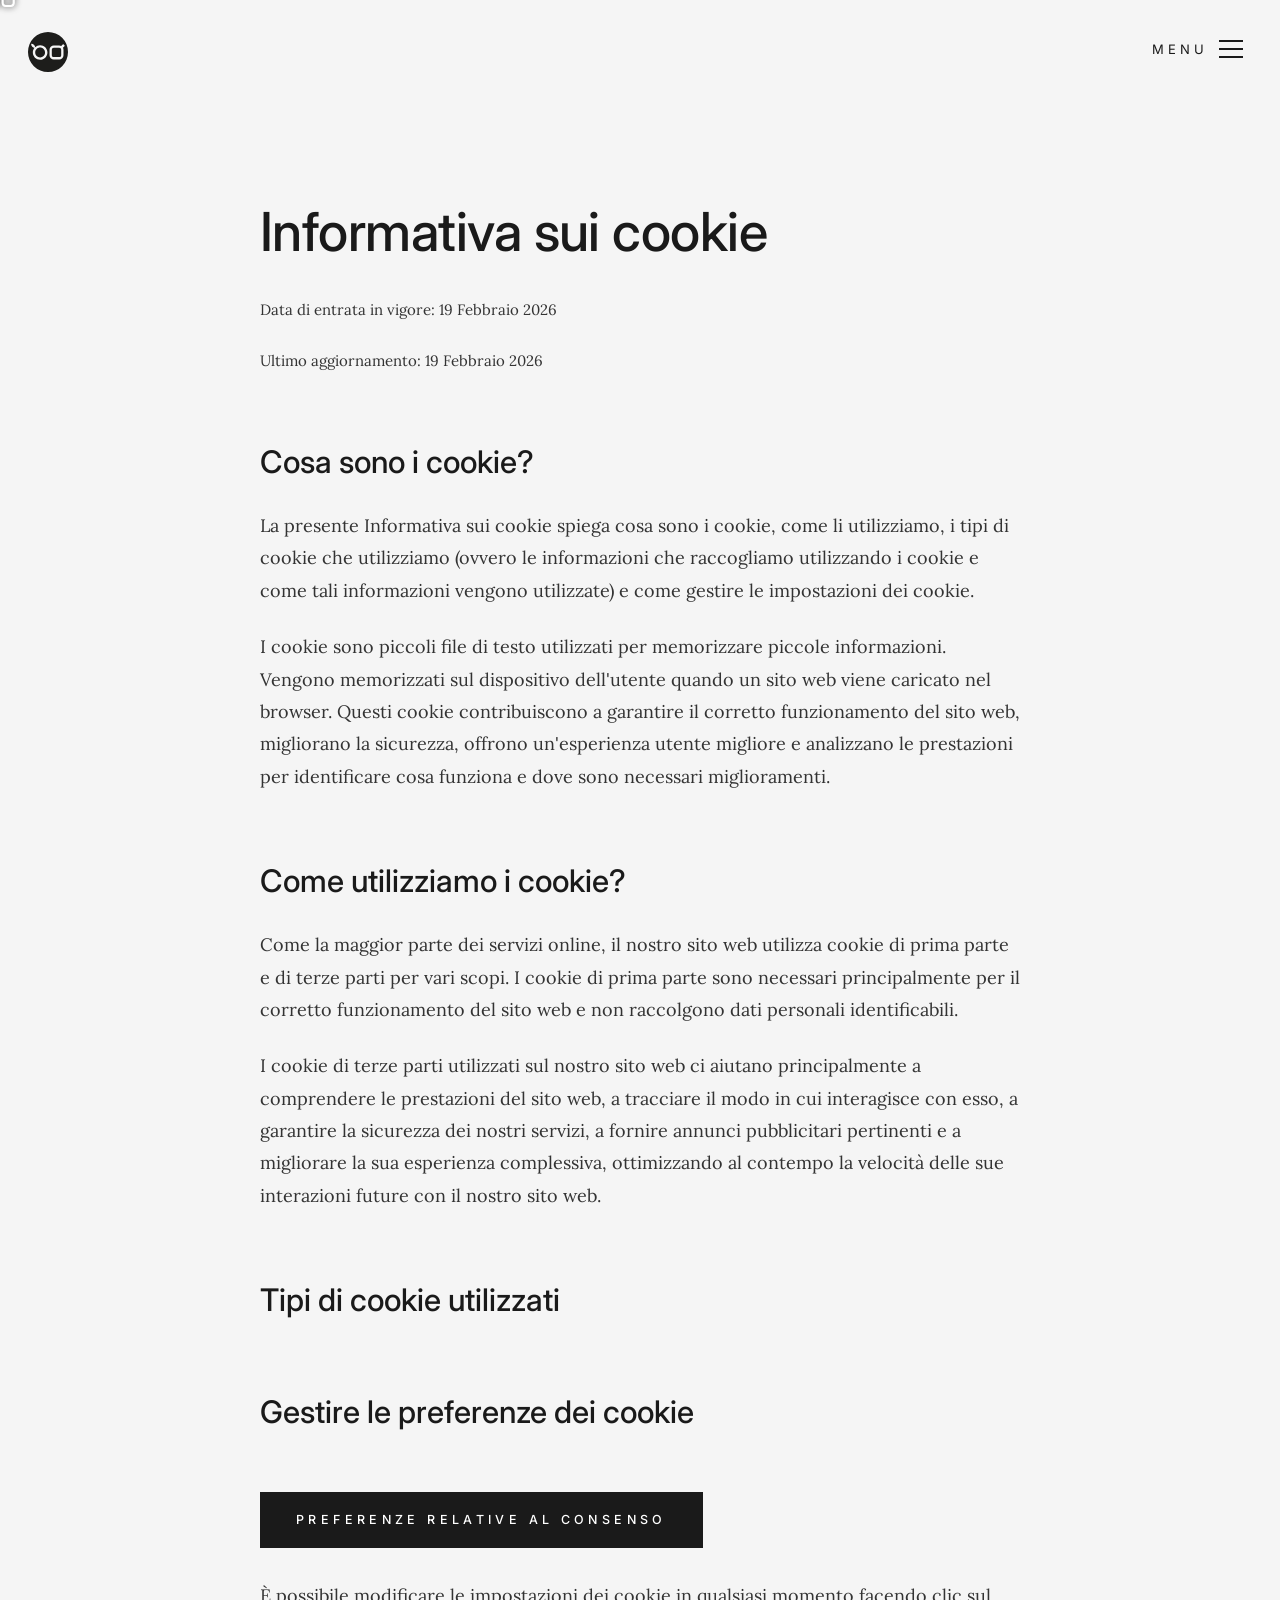
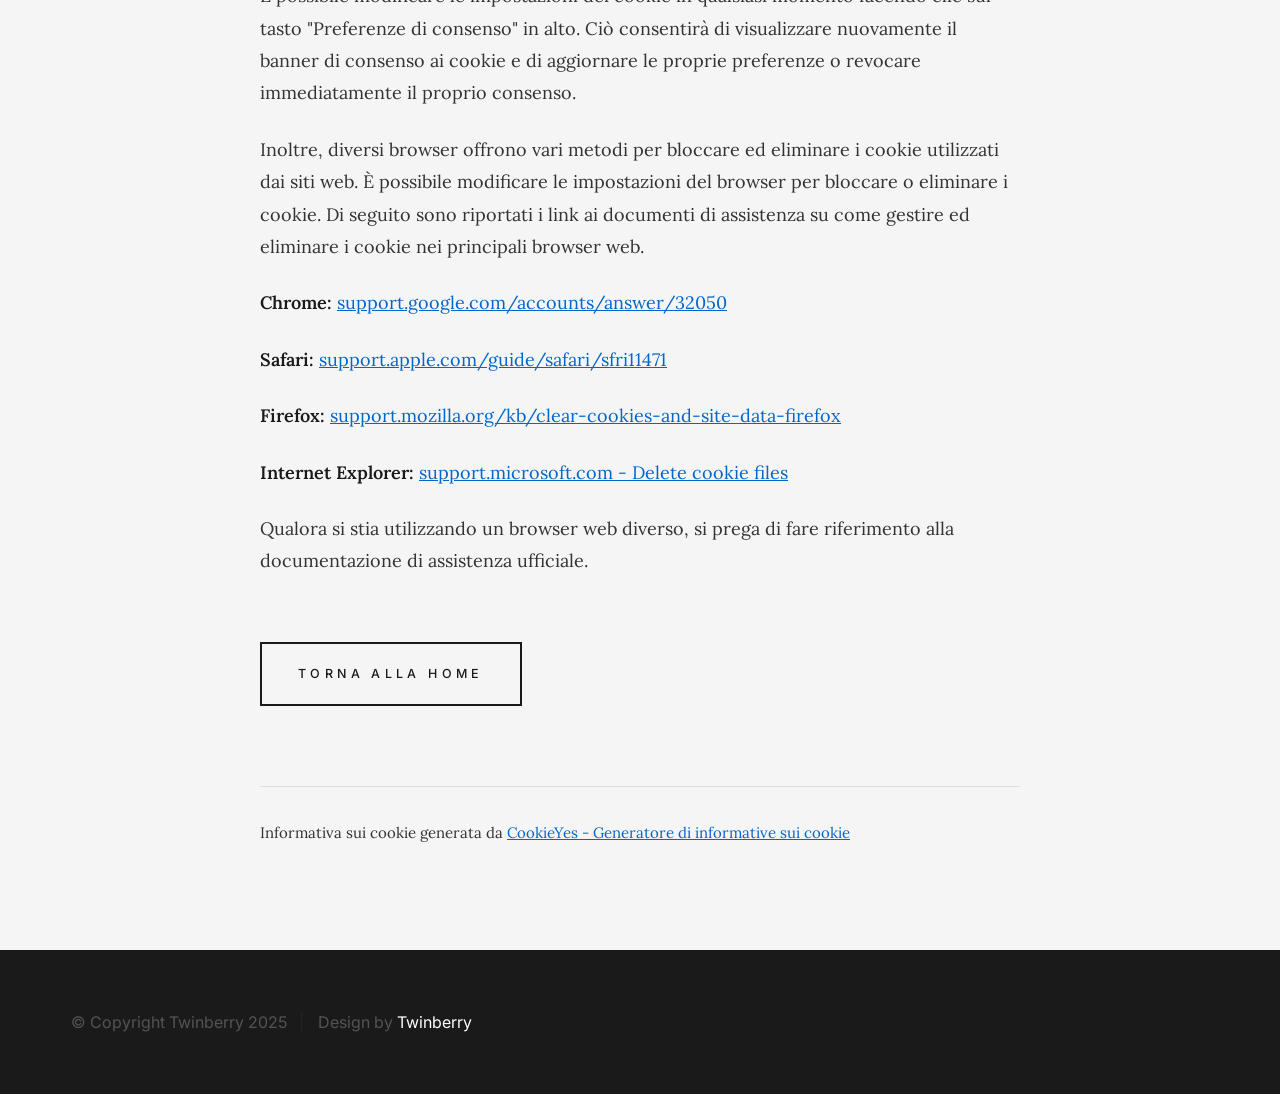
<file: cookie-policy.html>
<!DOCTYPE html>
<html lang="it" class="no-js">
  <head>
    <!--- basic page needs
    ================================================== -->
    <meta charset="utf-8" />
    <meta name="viewport" content="width=device-width, initial-scale=1" />
    <title>Cookie Policy - Twinberry</title>

    <script>
      document.documentElement.classList.remove("no-js");
      document.documentElement.classList.add("js");
    </script>

    <!-- Google Fonts (caricati prima di CookieYes per evitare blocco)
    ================================================== -->
    <link rel="preconnect" href="https://fonts.googleapis.com" />
    <link rel="preconnect" href="https://fonts.gstatic.com" crossorigin />
    <link
      href="https://fonts.googleapis.com/css2?family=Inter:wght@300;400;500;600;700&family=Lora:ital,wght@0,300;0,400;0,500;0,600;0,700;1,300;1,400;1,500;1,600;1,700&display=swap"
      rel="stylesheet"
    />

    <!-- Start cookieyes banner -->
    <script
      id="cookieyes"
      type="text/javascript"
      src="https://cdn-cookieyes.com/client_data/fd3a4803320b7d1b58e87c25f4fd7a1f/script.js"
    ></script>
    <!-- End cookieyes banner -->

    <!-- Google tag (gtag.js) -->
    <script
      async
      src="https://www.googletagmanager.com/gtag/js?id=G-VT495ZP6BR"
    ></script>
    <script>
      window.dataLayer = window.dataLayer || [];
      function gtag() {
        dataLayer.push(arguments);
      }
      gtag("js", new Date());
      gtag("config", "G-VT495ZP6BR");
    </script>

    <!-- CSS
    ================================================== -->
    <link rel="stylesheet" href="css/vendor.css" />
    <link rel="stylesheet" href="css/styles.css" />
    <link rel="stylesheet" href="css/cookieyes-fix.css" />

    <!-- Cookie Policy specific styles -->
    <style>
      /* Override per sfondo chiaro */
      body {
        background-color: #f5f5f5;
      }
      /* Forza visibilità header (animazione preloader non attiva) */
      .s-header__logo,
      .s-header__menu-toggle {
        opacity: 1 !important;
      }
      .s-header__menu-toggle {
        color: #1a1a1a;
      }
      .s-header__menu-text {
        color: #1a1a1a;
      }
      .s-header__menu-icon,
      .s-header__menu-icon::before,
      .s-header__menu-icon::after {
        background-color: #1a1a1a;
      }
      /* Quando scorro e il bottone diventa opaco, testo e icone diventano bianchi */
      .s-header__menu-toggle.opaque .s-header__menu-text {
        color: #ffffff;
      }
      .s-header__menu-toggle.opaque .s-header__menu-icon,
      .s-header__menu-toggle.opaque .s-header__menu-icon::before,
      .s-header__menu-toggle.opaque .s-header__menu-icon::after {
        background-color: #ffffff;
      }
      .s-cookie-policy {
        padding: 120px 0 80px 0;
        background-color: #f5f5f5;
        min-height: 100vh;
      }
      .s-cookie-policy__content {
        max-width: 800px;
        margin: 0 auto;
        padding: 0 2rem;
      }
      .s-cookie-policy h1 {
        font-size: var(--text-display-1);
        margin-bottom: var(--vspace-1);
        color: #1a1a1a;
      }
      .s-cookie-policy h2 {
        font-size: var(--text-xl);
        margin-top: var(--vspace-2);
        margin-bottom: var(--vspace-0_75);
        color: #1a1a1a;
      }
      .s-cookie-policy p {
        margin-bottom: var(--vspace-0_75);
        color: #333333;
        line-height: 1.8;
      }
      .s-cookie-policy strong {
        color: #1a1a1a;
      }
      .s-cookie-policy__date {
        font-size: var(--text-sm);
        color: #666666;
        margin-bottom: var(--vspace-1_5);
      }
      .s-cookie-policy a {
        color: #0066cc;
        text-decoration: underline;
      }
      .s-cookie-policy a:hover {
        color: #004499;
      }
      .s-cookie-policy .cky-banner-element {
        display: inline-block;
        padding: 12px 36px;
        background: #1a1a1a;
        color: #ffffff;
        border: none;
        border-radius: 0;
        cursor: pointer;
        font-family: var(--font-2);
        font-weight: 500;
        font-size: var(--text-xs);
        text-transform: uppercase;
        letter-spacing: 0.35em;
        text-decoration: none;
        transition: all 0.3s;
        margin: var(--vspace-1) 0;
      }
      .s-cookie-policy .cky-banner-element:hover {
        background: #333333;
        color: #ffffff;
      }
      .s-cookie-policy .cky-audit-table-element {
        margin: var(--vspace-1) 0;
      }
      .s-cookie-policy__back {
        margin-top: var(--vspace-2);
      }
      .s-cookie-policy__back .btn--stroke {
        border-color: #1a1a1a;
        color: #1a1a1a;
        text-decoration: none;
      }
      .s-cookie-policy__back .btn--stroke:hover {
        background-color: #1a1a1a;
        color: #ffffff;
        text-decoration: none;
      }
      .s-cookie-policy__powered {
        margin-top: var(--vspace-2);
        font-size: var(--text-sm);
        color: #666666;
        border-top: 1px solid #dddddd;
        padding-top: var(--vspace-1);
      }
      .s-footer {
        background-color: #1a1a1a;
      }
    </style>

    <!-- favicons
    ================================================== -->
    <link rel="apple-touch-icon" sizes="180x180" href="apple-touch-icon.png" />
    <link rel="icon" type="image/png" sizes="32x32" href="favicon-32x32.png" />
    <link rel="icon" type="image/png" sizes="16x16" href="favicon-16x16.png" />
    <link rel="manifest" href="site.webmanifest" />
  </head>

  <body id="top">
    <!-- page wrap
    ================================================== -->
    <div id="page" class="s-pagewrap">
      <!-- # site header 
        ================================================== -->
      <header class="s-header">
        <div class="s-header__logo">
          <a class="logo" href="index.html">
            <img src="images/loghi/PittogrammaNeroCerchio.svg" alt="Homepage" />
          </a>
        </div>

        <a class="s-header__menu-toggle" href="#0">
          <span class="s-header__menu-text">Menu</span>
          <span class="s-header__menu-icon"></span>
        </a>

        <nav class="s-header__nav">
          <a href="#0" class="s-header__nav-close-btn" title="close">
            <span>Chiudi</span>
          </a>
          <div style="text-align: center; padding: 1rem 0">
            <img
              src="images/loghi/LOGOTBbianco.svg"
              alt="Twinberry"
              style="height: 40px"
            />
          </div>

          <ul class="s-header__nav-list">
            <li><a href="index.html">Home</a></li>
            <li><a href="index.html#about">About</a></li>
            <li><a href="index.html#services">Cosa facciamo</a></li>
            <li><a href="index.html#portfolio">Prodotti</a></li>
            <li><a href="index.html#who_we_are">Chi siamo</a></li>
            <li><a href="index.html#contact">Contatti</a></li>
          </ul>

          <ul class="s-header__social">
            <li>
              <a href="https://www.linkedin.com/company/wearetwinberry/">
                <svg
                  xmlns="http://www.w3.org/2000/svg"
                  width="24"
                  height="24"
                  viewBox="0 0 24 24"
                  style="fill: rgba(255, 255, 255, 1)"
                >
                  <path
                    d="M20 3H4a1 1 0 0 0-1 1v16a1 1 0 0 0 1 1h16a1 1 0 0 0 1-1V4a1 1 0 0 0-1-1zM8.339 18.337H5.667v-8.59h2.672v8.59zM7.003 8.574a1.548 1.548 0 1 1 0-3.096 1.548 1.548 0 0 1 0 3.096zm11.335 9.763h-2.669V14.16c0-.996-.018-2.277-1.388-2.277-1.39 0-1.601 1.086-1.601 2.207v4.248h-2.667v-8.59h2.56v1.174h.037c.355-.675 1.227-1.387 2.524-1.387 2.704 0 3.203 1.778 3.203 4.092v4.71z"
                  ></path>
                </svg>
                <span class="u-screen-reader-text">LinkedIn</span>
              </a>
            </li>
            <li>
              <a href="https://www.instagram.com/twinberry__">
                <svg
                  xmlns="http://www.w3.org/2000/svg"
                  width="24"
                  height="24"
                  viewBox="0 0 24 24"
                  style="fill: rgba(0, 0, 0, 1)"
                >
                  <path
                    d="M11.999,7.377c-2.554,0-4.623,2.07-4.623,4.623c0,2.554,2.069,4.624,4.623,4.624c2.552,0,4.623-2.07,4.623-4.624 C16.622,9.447,14.551,7.377,11.999,7.377L11.999,7.377z M11.999,15.004c-1.659,0-3.004-1.345-3.004-3.003 c0-1.659,1.345-3.003,3.004-3.003s3.002,1.344,3.002,3.003C15.001,13.659,13.658,15.004,11.999,15.004L11.999,15.004z"
                  ></path>
                  <circle cx="16.806" cy="7.207" r="1.078"></circle>
                  <path
                    d="M20.533,6.111c-0.469-1.209-1.424-2.165-2.633-2.632c-0.699-0.263-1.438-0.404-2.186-0.42 c-0.963-0.042-1.268-0.054-3.71-0.054s-2.755,0-3.71,0.054C7.548,3.074,6.809,3.215,6.11,3.479C4.9,3.946,3.945,4.902,3.477,6.111 c-0.263,0.7-0.404,1.438-0.419,2.186c-0.043,0.962-0.056,1.267-0.056,3.71c0,2.442,0,2.753,0.056,3.71 c0.015,0.748,0.156,1.486,0.419,2.187c0.469,1.208,1.424,2.164,2.634,2.632c0.696,0.272,1.435,0.426,2.185,0.45 c0.963,0.042,1.268,0.055,3.71,0.055s2.755,0,3.71-0.055c0.747-0.015,1.486-0.157,2.186-0.419c1.209-0.469,2.164-1.424,2.633-2.633 c0.263-0.7,0.404-1.438,0.419-2.186c0.043-0.962,0.056-1.267,0.056-3.71s0-2.753-0.056-3.71C20.941,7.57,20.801,6.819,20.533,6.111z M19.315,15.643c-0.007,0.576-0.111,1.147-0.311,1.688c-0.305,0.787-0.926,1.409-1.712,1.711c-0.535,0.199-1.099,0.303-1.67,0.311 c-0.95,0.044-1.218,0.055-3.654,0.055c-2.438,0-2.687,0-3.655-0.055c-0.569-0.007-1.135-0.112-1.669-0.311 c-0.789-0.301-1.414-0.923-1.719-1.711c-0.196-0.534-0.302-1.099-0.311-1.669c-0.043-0.95-0.053-1.218-0.053-3.654 c0-2.437,0-2.686,0.053-3.655c0.007-0.576,0.111-1.146,0.311-1.687c0.305-0.789,0.93-1.41,1.719-1.712 c0.534-0.198,1.1-0.303,1.669-0.311c0.951-0.043,1.218-0.055,3.655-0.055c2.437,0,2.687,0,3.654,0.055 c0.571,0.007,1.135,0.112,1.67,0.311c0.786,0.303,1.407,0.925,1.712,1.712c0.196,0.534,0.302,1.099,0.311,1.669 c0.043,0.951,0.054,1.218,0.054,3.655c0,2.436,0,2.698-0.043,3.654H19.315z"
                  ></path>
                </svg>
                <span class="u-screen-reader-text">Instagram</span>
              </a>
            </li>
          </ul>
        </nav>
      </header>
      <!-- end s-header -->

      <!-- # cookie policy content
        ================================================== -->
      <section class="s-cookie-policy">
        <div class="s-cookie-policy__content">
          <h1>Informativa sui cookie</h1>

          <div class="s-cookie-policy__date">
            <p>Data di entrata in vigore: 19 Febbraio 2026</p>
            <p>Ultimo aggiornamento: 19 Febbraio 2026</p>
          </div>

          <h2>Cosa sono i cookie?</h2>
          <p>
            La presente Informativa sui cookie spiega cosa sono i cookie, come
            li utilizziamo, i tipi di cookie che utilizziamo (ovvero le
            informazioni che raccogliamo utilizzando i cookie e come tali
            informazioni vengono utilizzate) e come gestire le impostazioni dei
            cookie.
          </p>
          <p>
            I cookie sono piccoli file di testo utilizzati per memorizzare
            piccole informazioni. Vengono memorizzati sul dispositivo
            dell'utente quando un sito web viene caricato nel browser. Questi
            cookie contribuiscono a garantire il corretto funzionamento del sito
            web, migliorano la sicurezza, offrono un'esperienza utente migliore
            e analizzano le prestazioni per identificare cosa funziona e dove
            sono necessari miglioramenti.
          </p>

          <h2>Come utilizziamo i cookie?</h2>
          <p>
            Come la maggior parte dei servizi online, il nostro sito web
            utilizza cookie di prima parte e di terze parti per vari scopi. I
            cookie di prima parte sono necessari principalmente per il corretto
            funzionamento del sito web e non raccolgono dati personali
            identificabili.
          </p>
          <p>
            I cookie di terze parti utilizzati sul nostro sito web ci aiutano
            principalmente a comprendere le prestazioni del sito web, a
            tracciare il modo in cui interagisce con esso, a garantire la
            sicurezza dei nostri servizi, a fornire annunci pubblicitari
            pertinenti e a migliorare la sua esperienza complessiva,
            ottimizzando al contempo la velocità delle sue interazioni future
            con il nostro sito web.
          </p>

          <h2>Tipi di cookie utilizzati</h2>
          <div class="cky-audit-table-element"></div>

          <h2>Gestire le preferenze dei cookie</h2>
          <a class="cky-banner-element">Preferenze relative al consenso</a>

          <p>
            È possibile modificare le impostazioni dei cookie in qualsiasi
            momento facendo clic sul tasto "Preferenze di consenso" in alto. Ciò
            consentirà di visualizzare nuovamente il banner di consenso ai
            cookie e di aggiornare le proprie preferenze o revocare
            immediatamente il proprio consenso.
          </p>
          <p>
            Inoltre, diversi browser offrono vari metodi per bloccare ed
            eliminare i cookie utilizzati dai siti web. È possibile modificare
            le impostazioni del browser per bloccare o eliminare i cookie. Di
            seguito sono riportati i link ai documenti di assistenza su come
            gestire ed eliminare i cookie nei principali browser web.
          </p>
          <p>
            <strong>Chrome:</strong>
            <a
              target="_blank"
              rel="noopener noreferrer"
              href="https://support.google.com/accounts/answer/32050"
            >
              support.google.com/accounts/answer/32050
            </a>
          </p>
          <p>
            <strong>Safari:</strong>
            <a
              target="_blank"
              rel="noopener noreferrer"
              href="https://support.apple.com/en-in/guide/safari/sfri11471/mac"
            >
              support.apple.com/guide/safari/sfri11471
            </a>
          </p>
          <p>
            <strong>Firefox:</strong>
            <a
              target="_blank"
              rel="noopener noreferrer"
              href="https://support.mozilla.org/en-US/kb/clear-cookies-and-site-data-firefox"
            >
              support.mozilla.org/kb/clear-cookies-and-site-data-firefox
            </a>
          </p>
          <p>
            <strong>Internet Explorer:</strong>
            <a
              target="_blank"
              rel="noopener noreferrer"
              href="https://support.microsoft.com/en-us/topic/how-to-delete-cookie-files-in-internet-explorer-bca9446f-d873-78de-77ba-d42645fa52fc"
            >
              support.microsoft.com - Delete cookie files
            </a>
          </p>
          <p>
            Qualora si stia utilizzando un browser web diverso, si prega di fare
            riferimento alla documentazione di assistenza ufficiale.
          </p>

          <div class="s-cookie-policy__back">
            <a href="index.html" class="btn btn--stroke">Torna alla Home</a>
          </div>

          <p class="s-cookie-policy__powered">
            Informativa sui cookie generata da
            <a
              target="_blank"
              rel="noopener noreferrer"
              href="https://www.cookieyes.com/?utm_source=CP&utm_medium=footer&utm_campaign=UW"
            >
              CookieYes - Generatore di informative sui cookie
            </a>
          </p>
        </div>
      </section>
      <!-- end cookie policy -->

      <!-- footer
        ================================================== -->
      <footer id="colophon" class="s-footer">
        <div class="row">
          <div class="column lg-12 ss-copyright">
            <span>© Copyright Twinberry 2025</span>
            <span>Design by <a href="https://twinberry.it">Twinberry</a></span>
          </div>
        </div>

        <div class="ss-go-top">
          <a title="Back to Top" href="#top">
            <svg
              xmlns="http://www.w3.org/2000/svg"
              width="24"
              height="24"
              viewBox="0 0 24 24"
              style="fill: rgba(0, 0, 0, 1)"
            >
              <path d="M6 4h12v2H6zm5 10v6h2v-6h5l-6-6-6 6z"></path>
            </svg>
          </a>
        </div>
        <!-- end ss-go-top -->
      </footer>
      <!-- end s-footer -->
    </div>
    <!-- end s-pagewrap -->

    <!-- Java Script
    ================================================== -->
    <script src="js/plugins.js"></script>
    <script src="js/main.js"></script>
  </body>
</html>
</file>
<file: css/vendor.css>
/* ===================================================================
 * Infinity Third-party Stylesheets
 * Template Ver. 2.0.0
 * 12-17-2021
 * -------------------------------------------------------------------
 *
 * TOC:
 * # PrismJS 
 * # Swiper
 * # PhotoSwipe main CSS
 * # PhotoSwipe Skin
 *
 * ------------------------------------------------------------------- */

/* ===================================================================
 * # PrismJS 1.20.0
 *   https://prismjs.com/download.html#themes=prism-tomorrow&languages=markup+css+clike+javascript+markup-templating+php
 *   
 *   prism.js tomorrow night eighties for JavaScript, CoffeeScript, CSS and HTML
 *   Based on https://github.com/chriskempson/tomorrow-theme
 *   @author Rose Pritchard
 * ------------------------------------------------------------------- */
code[class*="language-"],
pre[class*="language-"] {
  color: #ccc;
  background: none;
  font-family: var(--font-mono);
  font-size: calc(var(--text-size) * 0.9444);
  text-align: left;
  white-space: pre;
  word-spacing: normal;
  word-break: normal;
  word-wrap: normal;
  line-height: var(--vspace-1);
  -moz-tab-size: 4;
  -o-tab-size: 4;
  tab-size: 4;
  -webkit-hyphens: none;
  -moz-hyphens: none;
  -ms-hyphens: none;
  hyphens: none;
}

/* Code blocks */
pre[class*="language-"] {
  padding: var(--vspace-0_5) 0 var(--vspace-1);
  margin: 0;
  overflow: auto;
}

:not(pre) > code[class*="language-"],
pre[class*="language-"] {
  background: #2d2d2d;
}

/* Inline code */
:not(pre) > code[class*="language-"] {
  padding: 0.1em;
  white-space: normal;
}

.token.comment,
.token.block-comment,
.token.prolog,
.token.doctype,
.token.cdata {
  color: #999;
}

.token.punctuation {
  color: #ccc;
}

.token.tag,
.token.attr-name,
.token.namespace,
.token.deleted {
  color: #e2777a;
}

.token.function-name {
  color: #6196cc;
}

.token.boolean,
.token.number,
.token.function {
  color: #f08d49;
}

.token.property,
.token.class-name,
.token.constant,
.token.symbol {
  color: #f8c555;
}

.token.selector,
.token.important,
.token.atrule,
.token.keyword,
.token.builtin {
  color: #cc99cd;
}

.token.string,
.token.char,
.token.attr-value,
.token.regex,
.token.variable {
  color: #7ec699;
}

.token.operator,
.token.entity,
.token.url {
  color: #67cdcc;
}

.token.important,
.token.bold {
  font-weight: bold;
}

.token.italic {
  font-style: italic;
}

.token.entity {
  cursor: help;
}

.token.inserted {
  color: green;
}

/* ===================================================================
 * # Swiper 6.4.5
 *   Most modern mobile touch slider and framework with hardware accelerated transitions
 *   https://swiperjs.com
 *
 *   Copyright 2014-2020 Vladimir Kharlampidi
 *
 *   Released under the MIT License
 *
 *   Released on: December 18, 2020
 * ------------------------------------------------------------------- */
@font-face {
  font-family: "swiper-icons";
  src: url("data:application/font-woff;charset=utf-8;base64, [base64]//wADZ2x5ZgAAAywAAADMAAAD2MHtryVoZWFkAAABbAAAADAAAAA2E2+eoWhoZWEAAAGcAAAAHwAAACQC9gDzaG10eAAAAigAAAAZAAAArgJkABFsb2NhAAAC0AAAAFoAAABaFQAUGG1heHAAAAG8AAAAHwAAACAAcABAbmFtZQAAA/gAAAE5AAACXvFdBwlwb3N0AAAFNAAAAGIAAACE5s74hXjaY2BkYGAAYpf5Hu/j+W2+MnAzMYDAzaX6QjD6/4//Bxj5GA8AuRwMYGkAPywL13jaY2BkYGA88P8Agx4j+/8fQDYfA1AEBWgDAIB2BOoAeNpjYGRgYNBh4GdgYgABEMnIABJzYNADCQAACWgAsQB42mNgYfzCOIGBlYGB0YcxjYGBwR1Kf2WQZGhhYGBiYGVmgAFGBiQQkOaawtDAoMBQxXjg/wEGPcYDDA4wNUA2CCgwsAAAO4EL6gAAeNpj2M0gyAACqxgGNWBkZ2D4/wMA+xkDdgAAAHjaY2BgYGaAYBkGRgYQiAHyGMF8FgYHIM3DwMHABGQrMOgyWDLEM1T9/w8UBfEMgLzE////P/5//f/V/xv+r4eaAAeMbAxwIUYmIMHEgKYAYjUcsDAwsLKxc3BycfPw8jEQA/[base64]/uznmfPFBNODM2K7MTQ45YEAZqGP81AmGGcF3iPqOop0r1SPTaTbVkfUe4HXj97wYE+yNwWYxwWu4v1ugWHgo3S1XdZEVqWM7ET0cfnLGxWfkgR42o2PvWrDMBSFj/IHLaF0zKjRgdiVMwScNRAoWUoH78Y2icB/yIY09An6AH2Bdu/UB+yxopYshQiEvnvu0dURgDt8QeC8PDw7Fpji3fEA4z/PEJ6YOB5hKh4dj3EvXhxPqH/SKUY3rJ7srZ4FZnh1PMAtPhwP6fl2PMJMPDgeQ4rY8YT6Gzao0eAEA409DuggmTnFnOcSCiEiLMgxCiTI6Cq5DZUd3Qmp10vO0LaLTd2cjN4fOumlc7lUYbSQcZFkutRG7g6JKZKy0RmdLY680CDnEJ+UMkpFFe1RN7nxdVpXrC4aTtnaurOnYercZg2YVmLN/d/gczfEimrE/fs/bOuq29Zmn8tloORaXgZgGa78yO9/cnXm2BpaGvq25Dv9S4E9+5SIc9PqupJKhYFSSl47+Qcr1mYNAAAAeNptw0cKwkAAAMDZJA8Q7OUJvkLsPfZ6zFVERPy8qHh2YER+3i/BP83vIBLLySsoKimrqKqpa2hp6+jq6RsYGhmbmJqZSy0sraxtbO3sHRydnEMU4uR6yx7JJXveP7WrDycAAAAAAAH//wACeNpjYGRgYOABYhkgZgJCZgZNBkYGLQZtIJsFLMYAAAw3ALgAeNolizEKgDAQBCchRbC2sFER0YD6qVQiBCv/H9ezGI6Z5XBAw8CBK/m5iQQVauVbXLnOrMZv2oLdKFa8Pjuru2hJzGabmOSLzNMzvutpB3N42mNgZGBg4GKQYzBhYMxJLMlj4GBgAYow/P/PAJJhLM6sSoWKfWCAAwDAjgbRAAB42mNgYGBkAIIbCZo5IPrmUn0hGA0AO8EFTQAA")
    format("woff");
  font-weight: 400;
  font-style: normal;
}

:root {
  --swiper-theme-color: #007aff;
}

.swiper-container {
  margin-left: auto;
  margin-right: auto;
  position: relative;
  overflow: hidden;
  list-style: none;
  padding: 0;
  /* Fix of Webkit flickering */
  z-index: 1;
}

.swiper-container-vertical > .swiper-wrapper {
  flex-direction: column;
}

.swiper-wrapper {
  position: relative;
  width: 100%;
  height: 100%;
  z-index: 1;
  display: flex;
  transition-property: transform;
  box-sizing: content-box;
}

.swiper-container-android .swiper-slide,
.swiper-wrapper {
  transform: translate3d(0px, 0, 0);
}

.swiper-container-multirow > .swiper-wrapper {
  flex-wrap: wrap;
}

.swiper-container-multirow-column > .swiper-wrapper {
  flex-wrap: wrap;
  flex-direction: column;
}

.swiper-container-free-mode > .swiper-wrapper {
  transition-timing-function: ease-out;
  margin: 0 auto;
}

.swiper-slide {
  flex-shrink: 0;
  width: 100%;
  height: 100%;
  position: relative;
  transition-property: transform;
}

.swiper-slide-invisible-blank {
  visibility: hidden;
}

/* Auto Height */
.swiper-container-autoheight,
.swiper-container-autoheight .swiper-slide {
  height: auto;
}

.swiper-container-autoheight .swiper-wrapper {
  align-items: flex-start;
  transition-property: transform, height;
}

/* 3D Effects */
.swiper-container-3d {
  perspective: 1200px;
}

.swiper-container-3d .swiper-wrapper,
.swiper-container-3d .swiper-slide,
.swiper-container-3d .swiper-slide-shadow-left,
.swiper-container-3d .swiper-slide-shadow-right,
.swiper-container-3d .swiper-slide-shadow-top,
.swiper-container-3d .swiper-slide-shadow-bottom,
.swiper-container-3d .swiper-cube-shadow {
  transform-style: preserve-3d;
}

.swiper-container-3d .swiper-slide-shadow-left,
.swiper-container-3d .swiper-slide-shadow-right,
.swiper-container-3d .swiper-slide-shadow-top,
.swiper-container-3d .swiper-slide-shadow-bottom {
  position: absolute;
  left: 0;
  top: 0;
  width: 100%;
  height: 100%;
  pointer-events: none;
  z-index: 10;
}

.swiper-container-3d .swiper-slide-shadow-left {
  background-image: linear-gradient(
    to left,
    rgba(0, 0, 0, 0.5),
    rgba(0, 0, 0, 0)
  );
}

.swiper-container-3d .swiper-slide-shadow-right {
  background-image: linear-gradient(
    to right,
    rgba(0, 0, 0, 0.5),
    rgba(0, 0, 0, 0)
  );
}

.swiper-container-3d .swiper-slide-shadow-top {
  background-image: linear-gradient(
    to top,
    rgba(0, 0, 0, 0.5),
    rgba(0, 0, 0, 0)
  );
}

.swiper-container-3d .swiper-slide-shadow-bottom {
  background-image: linear-gradient(
    to bottom,
    rgba(0, 0, 0, 0.5),
    rgba(0, 0, 0, 0)
  );
}

/* CSS Mode */
.swiper-container-css-mode > .swiper-wrapper {
  overflow: auto;
  scrollbar-width: none;
  /* For Firefox */
  -ms-overflow-style: none;
  /* For Internet Explorer and Edge */
}

.swiper-container-css-mode > .swiper-wrapper::-webkit-scrollbar {
  display: none;
}

.swiper-container-css-mode > .swiper-wrapper > .swiper-slide {
  scroll-snap-align: start start;
}

.swiper-container-horizontal.swiper-container-css-mode > .swiper-wrapper {
  scroll-snap-type: x mandatory;
}

.swiper-container-vertical.swiper-container-css-mode > .swiper-wrapper {
  scroll-snap-type: y mandatory;
}

:root {
  --swiper-navigation-size: 44px;
  /*
    --swiper-navigation-color : var(--swiper-theme-color);
    */
}

.swiper-button-prev,
.swiper-button-next {
  position: absolute;
  top: 50%;
  width: calc(var(--swiper-navigation-size) / 44 * 27);
  height: var(--swiper-navigation-size);
  margin-top: calc(-1 * var(--swiper-navigation-size) / 2);
  z-index: 10;
  cursor: pointer;
  display: flex;
  align-items: center;
  justify-content: center;
  color: var(--swiper-navigation-color, var(--swiper-theme-color));
}

.swiper-button-prev.swiper-button-disabled,
.swiper-button-next.swiper-button-disabled {
  opacity: 0.35;
  cursor: auto;
  pointer-events: none;
}

.swiper-button-prev:after,
.swiper-button-next:after {
  font-family: swiper-icons;
  font-size: var(--swiper-navigation-size);
  text-transform: none !important;
  letter-spacing: 0;
  text-transform: none;
  font-variant: initial;
  line-height: 1;
}

.swiper-button-prev,
.swiper-container-rtl .swiper-button-next {
  left: 10px;
  right: auto;
}

.swiper-button-prev:after,
.swiper-container-rtl .swiper-button-next:after {
  content: "prev";
}

.swiper-button-next,
.swiper-container-rtl .swiper-button-prev {
  right: 10px;
  left: auto;
}

.swiper-button-next:after,
.swiper-container-rtl .swiper-button-prev:after {
  content: "next";
}

.swiper-button-prev.swiper-button-white,
.swiper-button-next.swiper-button-white {
  --swiper-navigation-color: #ffffff;
}

.swiper-button-prev.swiper-button-black,
.swiper-button-next.swiper-button-black {
  --swiper-navigation-color: #000000;
}

.swiper-button-lock {
  display: none;
}

:root {
  /*
    --swiper-pagination-color: var(--swiper-theme-color);
    */
}

.swiper-pagination {
  position: absolute;
  text-align: center;
  transition: 300ms opacity;
  transform: translate3d(0, 0, 0);
  z-index: 10;
}

.swiper-pagination.swiper-pagination-hidden {
  opacity: 0;
}

/* Common Styles */
.swiper-pagination-fraction,
.swiper-pagination-custom,
.swiper-container-horizontal > .swiper-pagination-bullets {
  bottom: 10px;
  left: 0;
  width: 100%;
}

/* Bullets */
.swiper-pagination-bullets-dynamic {
  overflow: hidden;
  font-size: 0;
}

.swiper-pagination-bullets-dynamic .swiper-pagination-bullet {
  transform: scale(0.33);
  position: relative;
}

.swiper-pagination-bullets-dynamic .swiper-pagination-bullet-active {
  transform: scale(1);
}

.swiper-pagination-bullets-dynamic .swiper-pagination-bullet-active-main {
  transform: scale(1);
}

.swiper-pagination-bullets-dynamic .swiper-pagination-bullet-active-prev {
  transform: scale(0.66);
}

.swiper-pagination-bullets-dynamic .swiper-pagination-bullet-active-prev-prev {
  transform: scale(0.33);
}

.swiper-pagination-bullets-dynamic .swiper-pagination-bullet-active-next {
  transform: scale(0.66);
}

.swiper-pagination-bullets-dynamic .swiper-pagination-bullet-active-next-next {
  transform: scale(0.33);
}

.swiper-pagination-bullet {
  width: 8px;
  height: 8px;
  display: inline-block;
  border-radius: 100%;
  background: #000;
  opacity: 0.2;
}

button.swiper-pagination-bullet {
  border: none;
  margin: 0;
  padding: 0;
  box-shadow: none;
  -webkit-appearance: none;
  -moz-appearance: none;
  appearance: none;
}

.swiper-pagination-clickable .swiper-pagination-bullet {
  cursor: pointer;
}

.swiper-pagination-bullet-active {
  opacity: 1;
  background: var(--swiper-pagination-color, var(--swiper-theme-color));
}

.swiper-container-vertical > .swiper-pagination-bullets {
  right: 10px;
  top: 50%;
  transform: translate3d(0px, -50%, 0);
}

.swiper-container-vertical
  > .swiper-pagination-bullets
  .swiper-pagination-bullet {
  margin: 6px 0;
  display: block;
}

.swiper-container-vertical
  > .swiper-pagination-bullets.swiper-pagination-bullets-dynamic {
  top: 50%;
  transform: translateY(-50%);
  width: 8px;
}

.swiper-container-vertical
  > .swiper-pagination-bullets.swiper-pagination-bullets-dynamic
  .swiper-pagination-bullet {
  display: inline-block;
  transition: 200ms transform, 200ms top;
}

.swiper-container-horizontal
  > .swiper-pagination-bullets
  .swiper-pagination-bullet {
  margin: 0 4px;
}

.swiper-container-horizontal
  > .swiper-pagination-bullets.swiper-pagination-bullets-dynamic {
  left: 50%;
  transform: translateX(-50%);
  white-space: nowrap;
}

.swiper-container-horizontal
  > .swiper-pagination-bullets.swiper-pagination-bullets-dynamic
  .swiper-pagination-bullet {
  transition: 200ms transform, 200ms left;
}

.swiper-container-horizontal.swiper-container-rtl
  > .swiper-pagination-bullets-dynamic
  .swiper-pagination-bullet {
  transition: 200ms transform, 200ms right;
}

/* Progress */
.swiper-pagination-progressbar {
  background: rgba(0, 0, 0, 0.25);
  position: absolute;
}

.swiper-pagination-progressbar .swiper-pagination-progressbar-fill {
  background: var(--swiper-pagination-color, var(--swiper-theme-color));
  position: absolute;
  left: 0;
  top: 0;
  width: 100%;
  height: 100%;
  transform: scale(0);
  transform-origin: left top;
}

.swiper-container-rtl
  .swiper-pagination-progressbar
  .swiper-pagination-progressbar-fill {
  transform-origin: right top;
}

.swiper-container-horizontal > .swiper-pagination-progressbar,
.swiper-container-vertical
  > .swiper-pagination-progressbar.swiper-pagination-progressbar-opposite {
  width: 100%;
  height: 4px;
  left: 0;
  top: 0;
}

.swiper-container-vertical > .swiper-pagination-progressbar,
.swiper-container-horizontal
  > .swiper-pagination-progressbar.swiper-pagination-progressbar-opposite {
  width: 4px;
  height: 100%;
  left: 0;
  top: 0;
}

.swiper-pagination-white {
  --swiper-pagination-color: #ffffff;
}

.swiper-pagination-black {
  --swiper-pagination-color: #000000;
}

.swiper-pagination-lock {
  display: none;
}

/* Scrollbar */
.swiper-scrollbar {
  border-radius: 10px;
  position: relative;
  -ms-touch-action: none;
  background: rgba(0, 0, 0, 0.1);
}

.swiper-container-horizontal > .swiper-scrollbar {
  position: absolute;
  left: 1%;
  bottom: 3px;
  z-index: 50;
  height: 5px;
  width: 98%;
}

.swiper-container-vertical > .swiper-scrollbar {
  position: absolute;
  right: 3px;
  top: 1%;
  z-index: 50;
  width: 5px;
  height: 98%;
}

.swiper-scrollbar-drag {
  height: 100%;
  width: 100%;
  position: relative;
  background: rgba(0, 0, 0, 0.5);
  border-radius: 10px;
  left: 0;
  top: 0;
}

.swiper-scrollbar-cursor-drag {
  cursor: move;
}

.swiper-scrollbar-lock {
  display: none;
}

.swiper-zoom-container {
  width: 100%;
  height: 100%;
  display: flex;
  justify-content: center;
  align-items: center;
  text-align: center;
}

.swiper-zoom-container > img,
.swiper-zoom-container > svg,
.swiper-zoom-container > canvas {
  max-width: 100%;
  max-height: 100%;
  object-fit: contain;
}

.swiper-slide-zoomed {
  cursor: move;
}

/* Preloader */
:root {
  /*
    --swiper-preloader-color: var(--swiper-theme-color);
    */
}

.swiper-lazy-preloader {
  width: 42px;
  height: 42px;
  position: absolute;
  left: 50%;
  top: 50%;
  margin-left: -21px;
  margin-top: -21px;
  z-index: 10;
  transform-origin: 50%;
  animation: swiper-preloader-spin 1s infinite linear;
  box-sizing: border-box;
  border: 4px solid var(--swiper-preloader-color, var(--swiper-theme-color));
  border-radius: 50%;
  border-top-color: transparent;
}

.swiper-lazy-preloader-white {
  --swiper-preloader-color: #fff;
}

.swiper-lazy-preloader-black {
  --swiper-preloader-color: #000;
}

@keyframes swiper-preloader-spin {
  100% {
    transform: rotate(360deg);
  }
}

/* a11y */
.swiper-container .swiper-notification {
  position: absolute;
  left: 0;
  top: 0;
  pointer-events: none;
  opacity: 0;
  z-index: -1000;
}

.swiper-container-fade.swiper-container-free-mode .swiper-slide {
  transition-timing-function: ease-out;
}

.swiper-container-fade .swiper-slide {
  pointer-events: none;
  transition-property: opacity;
}

.swiper-container-fade .swiper-slide .swiper-slide {
  pointer-events: none;
}

.swiper-container-fade .swiper-slide-active,
.swiper-container-fade .swiper-slide-active .swiper-slide-active {
  pointer-events: auto;
}

.swiper-container-cube {
  overflow: visible;
}

.swiper-container-cube .swiper-slide {
  pointer-events: none;
  -webkit-backface-visibility: hidden;
  backface-visibility: hidden;
  z-index: 1;
  visibility: hidden;
  transform-origin: 0 0;
  width: 100%;
  height: 100%;
}

.swiper-container-cube .swiper-slide .swiper-slide {
  pointer-events: none;
}

.swiper-container-cube.swiper-container-rtl .swiper-slide {
  transform-origin: 100% 0;
}

.swiper-container-cube .swiper-slide-active,
.swiper-container-cube .swiper-slide-active .swiper-slide-active {
  pointer-events: auto;
}

.swiper-container-cube .swiper-slide-active,
.swiper-container-cube .swiper-slide-next,
.swiper-container-cube .swiper-slide-prev,
.swiper-container-cube .swiper-slide-next + .swiper-slide {
  pointer-events: auto;
  visibility: visible;
}

.swiper-container-cube .swiper-slide-shadow-top,
.swiper-container-cube .swiper-slide-shadow-bottom,
.swiper-container-cube .swiper-slide-shadow-left,
.swiper-container-cube .swiper-slide-shadow-right {
  z-index: 0;
  -webkit-backface-visibility: hidden;
  backface-visibility: hidden;
}

.swiper-container-cube .swiper-cube-shadow {
  position: absolute;
  left: 0;
  bottom: 0px;
  width: 100%;
  height: 100%;
  background: #000;
  opacity: 0.6;
  -webkit-filter: blur(50px);
  filter: blur(50px);
  z-index: 0;
}

.swiper-container-flip {
  overflow: visible;
}

.swiper-container-flip .swiper-slide {
  pointer-events: none;
  -webkit-backface-visibility: hidden;
  backface-visibility: hidden;
  z-index: 1;
}

.swiper-container-flip .swiper-slide .swiper-slide {
  pointer-events: none;
}

.swiper-container-flip .swiper-slide-active,
.swiper-container-flip .swiper-slide-active .swiper-slide-active {
  pointer-events: auto;
}

.swiper-container-flip .swiper-slide-shadow-top,
.swiper-container-flip .swiper-slide-shadow-bottom,
.swiper-container-flip .swiper-slide-shadow-left,
.swiper-container-flip .swiper-slide-shadow-right {
  z-index: 0;
  -webkit-backface-visibility: hidden;
  backface-visibility: hidden;
}

/* ===================================================================
 * # PhotoSwipe main CSS by Dmitry Semenov
 *   photoswipe.com | MIT license 
 *
 * ------------------------------------------------------------------- */
/*
    Styles for basic PhotoSwipe functionality (sliding area, open/close transitions)
*/
/* pswp = photoswipe */
.pswp {
  display: none;
  position: absolute;
  width: 100%;
  height: 100%;
  left: 0;
  top: 0;
  overflow: hidden;
  -ms-touch-action: none;
  touch-action: none;
  z-index: 1500;
  -webkit-text-size-adjust: 100%;
  /* create separate layer, to avoid paint on window.onscroll in webkit/blink */
  -webkit-backface-visibility: hidden;
  outline: none;
}

.pswp * {
  -webkit-box-sizing: border-box;
  box-sizing: border-box;
}

.pswp img {
  max-width: none;
}

/* style is added when JS option showHideOpacity is set to true */
.pswp--animate_opacity {
  /* 0.001, because opacity:0 doesn't trigger Paint action, which causes lag at start of transition */
  opacity: 0.001;
  will-change: opacity;
  /* for open/close transition */
  -webkit-transition: opacity 333ms cubic-bezier(0.4, 0, 0.22, 1);
  transition: opacity 333ms cubic-bezier(0.4, 0, 0.22, 1);
}

.pswp--open {
  display: block;
}

.pswp--zoom-allowed .pswp__img {
  /* autoprefixer: off */
  cursor: -webkit-zoom-in;
  cursor: -moz-zoom-in;
  cursor: zoom-in;
}

.pswp--zoomed-in .pswp__img {
  /* autoprefixer: off */
  cursor: -webkit-grab;
  cursor: -moz-grab;
  cursor: grab;
}

.pswp--dragging .pswp__img {
  /* autoprefixer: off */
  cursor: -webkit-grabbing;
  cursor: -moz-grabbing;
  cursor: grabbing;
}

/*
	Background is added as a separate element.
	As animating opacity is much faster than animating rgba() background-color.
*/
.pswp__bg {
  position: absolute;
  left: 0;
  top: 0;
  width: 100%;
  height: 100%;
  background: #000;
  opacity: 0;
  -webkit-transform: translateZ(0);
  transform: translateZ(0);
  -webkit-backface-visibility: hidden;
  will-change: opacity;
}

.pswp__scroll-wrap {
  position: absolute;
  left: 0;
  top: 0;
  width: 100%;
  height: 100%;
  overflow: hidden;
}

.pswp__container,
.pswp__zoom-wrap {
  -ms-touch-action: none;
  touch-action: none;
  position: absolute;
  left: 0;
  right: 0;
  top: 0;
  bottom: 0;
}

/* Prevent selection and tap highlights */
.pswp__container,
.pswp__img {
  -webkit-user-select: none;
  -moz-user-select: none;
  -ms-user-select: none;
  user-select: none;
  -webkit-tap-highlight-color: transparent;
  -webkit-touch-callout: none;
}

.pswp__zoom-wrap {
  position: absolute;
  width: 100%;
  -webkit-transform-origin: left top;
  -ms-transform-origin: left top;
  transform-origin: left top;
  /* for open/close transition */
  -webkit-transition: -webkit-transform 333ms cubic-bezier(0.4, 0, 0.22, 1);
  transition: transform 333ms cubic-bezier(0.4, 0, 0.22, 1);
}

.pswp__bg {
  will-change: opacity;
  /* for open/close transition */
  -webkit-transition: opacity 333ms cubic-bezier(0.4, 0, 0.22, 1);
  transition: opacity 333ms cubic-bezier(0.4, 0, 0.22, 1);
}

.pswp--animated-in .pswp__bg,
.pswp--animated-in .pswp__zoom-wrap {
  -webkit-transition: none;
  transition: none;
}

.pswp__container,
.pswp__zoom-wrap {
  -webkit-backface-visibility: hidden;
}

.pswp__item {
  position: absolute;
  left: 0;
  right: 0;
  top: 0;
  bottom: 0;
  overflow: hidden;
}

.pswp__img {
  position: absolute;
  width: auto;
  height: auto;
  top: 0;
  left: 0;
}

/*
	stretched thumbnail or div placeholder element (see below)
	style is added to avoid flickering in webkit/blink when layers overlap
*/
.pswp__img--placeholder {
  -webkit-backface-visibility: hidden;
}

/*
	div element that matches size of large image
	large image loads on top of it
*/
.pswp__img--placeholder--blank {
  background: #222;
}

.pswp--ie .pswp__img {
  width: 100% !important;
  height: auto !important;
  left: 0;
  top: 0;
}

/*
	Error message appears when image is not loaded
	(JS option errorMsg controls markup)
*/
.pswp__error-msg {
  position: absolute;
  left: 0;
  top: 50%;
  width: 100%;
  text-align: center;
  font-size: 14px;
  line-height: 16px;
  margin-top: -8px;
  color: #ccc;
}

.pswp__error-msg a {
  color: #ccc;
  text-decoration: underline;
}

/* ===================================================================
 * # PhotoSwipe Skin
 *
 *
 * ------------------------------------------------------------------- */
/*
    Contents:

    1. Buttons
    2. Share modal and links
    3. Index indicator ("1 of X" counter)
    4. Caption
    5. Loading indicator
    6. Additional styles (root element, top bar, idle state, hidden state, etc.)
*/
/* -------------------------------------------------------------------
 * ## 1. buttons
 * ------------------------------------------------------------------- */
/* <button> css reset */
.pswp__button {
  width: 44px;
  height: 44px;
  line-height: 1;
  position: relative;
  background: none;
  cursor: pointer;
  overflow: visible;
  -webkit-appearance: none;
  display: block;
  border: 0;
  padding: 0;
  margin: 0;
  float: right;
  opacity: 0.6;
  -webkit-transition: opacity 0.2s;
  transition: opacity 0.2s;
  -webkit-box-shadow: none;
  box-shadow: none;
}

.pswp__button:focus,
.pswp__button:hover {
  opacity: 1;
  background-color: transparent;
}

.pswp__button:active {
  outline: none;
  opacity: 0.9;
}

.pswp__button::-moz-focus-inner {
  padding: 0;
  border: 0;
}

/* 
pswp__ui--over-close class it added when mouse is 
over element that should close gallery 
*/
.pswp__ui--over-close .pswp__button--close {
  opacity: 1;
}

.pswp__button,
.pswp__button--arrow--left:before,
.pswp__button--arrow--right:before {
  background: url(../images/photoswipe/default-skin.png) 0 0 no-repeat;
  background-size: 264px 88px;
  width: 44px;
  height: 44px;
}

@media (-webkit-min-device-pixel-ratio: 1.1),
  (-webkit-min-device-pixel-ratio: 1.09375),
  (min-resolution: 105dpi),
  (min-resolution: 1.1dppx) {
  /* Serve SVG sprite if browser supports SVG and resolution is more than 105dpi */
  .pswp--svg .pswp__button,
  .pswp--svg .pswp__button--arrow--left:before,
  .pswp--svg .pswp__button--arrow--right:before {
    background-image: url(images/photoswipe/default-skin.svg);
  }

  .pswp--svg .pswp__button--arrow--left,
  .pswp--svg .pswp__button--arrow--right {
    background: none;
  }
}

.pswp__button--close {
  background-position: 0 -44px;
}

.pswp__button--share {
  background-position: -44px -44px;
}

.pswp__button--fs {
  display: none;
}

.pswp--supports-fs .pswp__button--fs {
  display: block;
}

.pswp--fs .pswp__button--fs {
  background-position: -44px 0;
}

.pswp__button--zoom {
  display: none;
  background-position: -88px 0;
}

.pswp--zoom-allowed .pswp__button--zoom {
  display: block;
}

.pswp--zoomed-in .pswp__button--zoom {
  background-position: -132px 0;
}

/* no arrows on touch screens */
.pswp--touch .pswp__button--arrow--left,
.pswp--touch .pswp__button--arrow--right {
  visibility: hidden;
}

/*
Arrow buttons hit area
(icon is added to :before pseudo-element)
*/
.pswp__button--arrow--left,
.pswp__button--arrow--right {
  background: none;
  top: 50%;
  margin-top: -22px;
  width: 30px;
  height: 32px;
  position: absolute;
}

.pswp__button--arrow--left {
  left: 12px;
}

.pswp__button--arrow--right {
  right: 12px;
}

.pswp__button--arrow--left:before,
.pswp__button--arrow--right:before {
  content: "";
  top: 0;
  background-color: rgba(0, 0, 0, 0.3);
  height: 30px;
  width: 32px;
  position: absolute;
  border-radius: 3px;
}

.pswp__button--arrow--left:before {
  left: 6px;
  background-position: -138px -44px;
}

.pswp__button--arrow--right:before {
  right: 6px;
  background-position: -94px -44px;
}

/* -------------------------------------------------------------------
 * ## 2. Share modal/popup and links
 * ------------------------------------------------------------------- */
.pswp__counter,
.pswp__share-modal {
  -webkit-user-select: none;
  -moz-user-select: none;
  -ms-user-select: none;
  user-select: none;
}

.pswp__share-modal {
  display: block;
  background: rgba(0, 0, 0, 0.5);
  width: 100%;
  height: 100%;
  top: 0;
  left: 0;
  padding: 10px;
  position: absolute;
  z-index: 1600;
  opacity: 0;
  -webkit-transition: opacity 0.25s ease-out;
  transition: opacity 0.25s ease-out;
  -webkit-backface-visibility: hidden;
  will-change: opacity;
}

.pswp__share-modal--hidden {
  display: none;
}

.pswp__share-tooltip {
  z-index: 1620;
  position: absolute;
  background: #fff;
  top: 56px;
  border-radius: 3px;
  display: block;
  width: auto;
  right: 44px;
  -webkit-box-shadow: 0 2px 5px rgba(0, 0, 0, 0.25);
  box-shadow: 0 2px 5px rgba(0, 0, 0, 0.25);
  -webkit-transform: translateY(6px);
  -ms-transform: translateY(6px);
  transform: translateY(6px);
  -webkit-transition: -webkit-transform 0.25s;
  transition: transform 0.25s;
  -webkit-backface-visibility: hidden;
  will-change: transform;
}

.pswp__share-tooltip a {
  display: block;
  padding: 9px 15px;
  color: #000;
  text-decoration: none;
  font-size: 13px;
  line-height: 18px;
}

.pswp__share-tooltip a:hover {
  text-decoration: none;
  color: #000;
}

.pswp__share-tooltip a:first-child {
  /* round corners on the first/last list item */
  border-radius: 3px 3px 0 0;
}

.pswp__share-tooltip a:last-child {
  border-radius: 0 0 3px 3px;
}

.pswp__share-modal--fade-in {
  opacity: 1;
}

.pswp__share-modal--fade-in .pswp__share-tooltip {
  -webkit-transform: translateY(0);
  -ms-transform: translateY(0);
  transform: translateY(0);
}

/* increase size of share links on touch devices */
.pswp--touch .pswp__share-tooltip a {
  padding: 16px 12px;
}

a.pswp__share--facebook:before {
  content: "";
  display: block;
  width: 0;
  height: 0;
  position: absolute;
  top: -12px;
  right: 15px;
  border: 6px solid transparent;
  border-bottom-color: #fff;
  -webkit-pointer-events: none;
  -moz-pointer-events: none;
  pointer-events: none;
}

a.pswp__share--facebook:hover {
  background: #3e5c9a;
  color: #fff;
}

a.pswp__share--facebook:hover:before {
  border-bottom-color: #3e5c9a;
}

a.pswp__share--twitter:hover {
  background: #55acee;
  color: #fff;
}

a.pswp__share--pinterest:hover {
  background: #ccc;
  color: #ce272d;
}

a.pswp__share--download:hover {
  background: #ddd;
}

/* -------------------------------------------------------------------
 * ## 3. Index indicator ("1 of X" counter)
 * ------------------------------------------------------------------- */
.pswp__counter {
  position: absolute;
  left: 6px;
  top: 0;
  height: 44px;
  font-size: 13px;
  line-height: 44px;
  color: #fff;
  opacity: 0.75;
  padding: 0 10px;
}

/* -------------------------------------------------------------------
 * ## 4. Caption
 * ------------------------------------------------------------------- */
.pswp__caption {
  position: absolute;
  left: 0;
  bottom: 0;
  width: 100%;
  min-height: 45px;
}

.pswp__caption h4 {
  font-size: 1.6rem;
  line-height: 1.5;
  margin: 0 0 0.6rem;
  color: white;
}

.pswp__caption small {
  font-size: 12px;
  color: rgba(255, 255, 255, 0.5);
}

.pswp__caption__center {
  text-align: center;
  max-width: 900px;
  margin: 0 auto;
  font-size: 14px;
  padding: 10px;
  line-height: 20px;
  color: rgba(255, 255, 255, 0.5);
}

.pswp__caption--empty {
  display: none;
}

/* Fake caption element, used to calculate height of next/prev image */
.pswp__caption--fake {
  visibility: hidden;
}

/* -------------------------------------------------------------------
 * ## 5. Loading indicator (preloader)
 * You can play with it here - http://codepen.io/dimsemenov/pen/yyBWoR
 * ------------------------------------------------------------------- */
.pswp__preloader {
  width: 44px;
  height: 44px;
  position: absolute;
  top: 0;
  left: 50%;
  margin-left: -22px;
  opacity: 0;
  -webkit-transition: opacity 0.25s ease-out;
  transition: opacity 0.25s ease-out;
  will-change: opacity;
  direction: ltr;
}

.pswp__preloader__icn {
  width: 20px;
  height: 20px;
  margin: 12px;
}

.pswp__preloader--active {
  opacity: 1;
}

.pswp__preloader--active .pswp__preloader__icn {
  /* We use .gif in browsers that don't support CSS animation */
  background: url(..images/photoswipe/preloader.gif) 0 0 no-repeat;
}

.pswp--css_animation .pswp__preloader--active {
  opacity: 1;
}

.pswp--css_animation .pswp__preloader--active .pswp__preloader__icn {
  -webkit-animation: clockwise 500ms linear infinite;
  animation: clockwise 500ms linear infinite;
}

.pswp--css_animation .pswp__preloader--active .pswp__preloader__donut {
  -webkit-animation: donut-rotate 1000ms cubic-bezier(0.4, 0, 0.22, 1) infinite;
  animation: donut-rotate 1000ms cubic-bezier(0.4, 0, 0.22, 1) infinite;
}

.pswp--css_animation .pswp__preloader__icn {
  background: none;
  opacity: 0.75;
  width: 14px;
  height: 14px;
  position: absolute;
  left: 15px;
  top: 15px;
  margin: 0;
}

.pswp--css_animation .pswp__preloader__cut {
  /* 
			The idea of animating inner circle is based on Polymer ("material") loading indicator 
			 by Keanu Lee https://blog.keanulee.com/2014/10/20/the-tale-of-three-spinners.html
		*/
  position: relative;
  width: 7px;
  height: 14px;
  overflow: hidden;
}

.pswp--css_animation .pswp__preloader__donut {
  -webkit-box-sizing: border-box;
  box-sizing: border-box;
  width: 14px;
  height: 14px;
  border: 2px solid #fff;
  border-radius: 50%;
  border-left-color: transparent;
  border-bottom-color: transparent;
  position: absolute;
  top: 0;
  left: 0;
  background: none;
  margin: 0;
}

@media screen and (max-width: 1024px) {
  .pswp__preloader {
    position: relative;
    left: auto;
    top: auto;
    margin: 0;
    float: right;
  }
}

@-webkit-keyframes clockwise {
  0% {
    -webkit-transform: rotate(0deg);
    transform: rotate(0deg);
  }

  100% {
    -webkit-transform: rotate(360deg);
    transform: rotate(360deg);
  }
}

@keyframes clockwise {
  0% {
    -webkit-transform: rotate(0deg);
    transform: rotate(0deg);
  }

  100% {
    -webkit-transform: rotate(360deg);
    transform: rotate(360deg);
  }
}

@-webkit-keyframes donut-rotate {
  0% {
    -webkit-transform: rotate(0);
    transform: rotate(0);
  }

  50% {
    -webkit-transform: rotate(-140deg);
    transform: rotate(-140deg);
  }

  100% {
    -webkit-transform: rotate(0);
    transform: rotate(0);
  }
}

@keyframes donut-rotate {
  0% {
    -webkit-transform: rotate(0);
    transform: rotate(0);
  }

  50% {
    -webkit-transform: rotate(-140deg);
    transform: rotate(-140deg);
  }

  100% {
    -webkit-transform: rotate(0);
    transform: rotate(0);
  }
}

/* -------------------------------------------------------------------
 * ## 6. additional styles
 * ------------------------------------------------------------------- */
/* root element of UI */
.pswp {
  font-family: var(--font-2);
}

.pswp__ui {
  -webkit-font-smoothing: auto;
  visibility: visible;
  opacity: 1;
  z-index: 1550;
}

/* top black bar with buttons and "1 of X" indicator */
.pswp__top-bar {
  position: absolute;
  left: 0;
  top: 0;
  height: 44px;
  width: 100%;
  padding: 0 6px;
}

.pswp__caption,
.pswp__top-bar,
.pswp--has_mouse .pswp__button--arrow--left,
.pswp--has_mouse .pswp__button--arrow--right {
  -webkit-backface-visibility: hidden;
  will-change: opacity;
  -webkit-transition: opacity 333ms cubic-bezier(0.4, 0, 0.22, 1);
  transition: opacity 333ms cubic-bezier(0.4, 0, 0.22, 1);
}

/* pswp--has_mouse class is added only when two subsequent mousemove events occur */
.pswp--has_mouse .pswp__button--arrow--left,
.pswp--has_mouse .pswp__button--arrow--right {
  visibility: visible;
}

.pswp__top-bar,
.pswp__caption {
  background-color: rgba(0, 0, 0, 0.5);
}

/* pswp__ui--fit class is added when main image "fits" between top bar and bottom bar (caption) */
.pswp__ui--fit .pswp__top-bar,
.pswp__ui--fit .pswp__caption {
  background-color: rgba(0, 0, 0, 0.3);
}

/* pswp__ui--idle class is added when mouse isn't moving for several seconds (JS option timeToIdle) */
.pswp__ui--idle .pswp__top-bar {
  opacity: 0;
}

.pswp__ui--idle .pswp__button--arrow--left,
.pswp__ui--idle .pswp__button--arrow--right {
  opacity: 0;
}

/*
	pswp__ui--hidden class is added when controls are hidden
	e.g. when user taps to toggle visibility of controls
*/
.pswp__ui--hidden .pswp__top-bar,
.pswp__ui--hidden .pswp__caption,
.pswp__ui--hidden .pswp__button--arrow--left,
.pswp__ui--hidden .pswp__button--arrow--right {
  /* Force paint & create composition layer for controls. */
  opacity: 0.001;
}

/* pswp__ui--one-slide class is added when there is just one item in gallery */
.pswp__ui--one-slide .pswp__button--arrow--left,
.pswp__ui--one-slide .pswp__button--arrow--right,
.pswp__ui--one-slide .pswp__counter {
  display: none;
}

.pswp__element--disabled {
  display: none !important;
}

.pswp--minimal--dark .pswp__top-bar {
  background: none;
}
</file>
<file: css/styles.css>
/* =================================================================== 
 * Infinity Main Stylesheet
 * Template Ver. 2.0.0
 * 12-17-2021
 * ------------------------------------------------------------------
 *
 * TOC:
 * # SETTINGS
 *      ## fonts 
 *      ## colors
 *      ## spacing and typescale
 *      ## grid variables
 * # NORMALIZE
 * # BASE SETUP
 * # GRID
 *      ## large screen devices 
 *      ## medium screen devices 
 *      ## tablet devices 
 *      ## mobile devices 
 *      ## small screen devices 
 *      ## additional column stackpoints 
 * # UTILITY CLASSES
 * # TYPOGRAPHY 
 *      ## base type styles
 *      ## additional typography & helper classes
 *      ## lists
 *      ## spacing
 * # PRELOADER
 * # FORM
 *      ## style placeholder text
 *      ## change autocomplete styles in Chrome
 * # BUTTONS
 * # TABLE
 * # COMPONENTS
 *      ## pagination
 *      ## alert box 
 *      ## skillbars
 *      ## stats tabs
 * # PROJECT-WIDE SHARED STYLES
 *      ## media classes
 *      ## swiper overrides
 *      ## section header
 *      ## theme-specific typography classes
 * # PAGE WRAP
 * # SITE HEADER
 *      ## logo
 *      ## menu toggle
 *      ## off-canvas menu
 *      ## header social
 * # INTRO
 *      ## intro background
 *      ## intro content
 *      ## intro social
 *      ## intro scroll
 * # ABOUT
 * # SERVICES
 *      ## services background
 *      ## services list
 * # PORTFOLIO
 *      ## portfolio list
 *      ## testimonials
 *      ## clients
 * # CONTACT
 *      ## contact infos
 *      ## contact bottom
 * # FOOTER
 *      ## copyright
 *      ## go top
 *
 * ------------------------------------------------------------------ */

/* ===================================================================
 * # SETTINGS
 *
 *
 * ------------------------------------------------------------------- */

/* ------------------------------------------------------------------- 
 * ## fonts 
 * I font Google sono caricati in index.html prima di CookieYes
 * per evitare che vengano bloccati dal banner cookie
 * ------------------------------------------------------------------- */

:root {
  --font-1: "Lora", serif;
  --font-2: "Inter", sans-serif;

  /* monospace
    */
  --font-mono: Consolas, "Andale Mono", Courier, "Courier New", monospace;
}

/* ------------------------------------------------------------------- 
 * ## colors
 * ------------------------------------------------------------------- */
:root {
  /* color-1(#FFFFFF - bianco)
     * color-2(#000000 - nero)
     */
  --color-1: hsla(0, 0%, 100%, 1);
  --color-2: hsla(0, 0%, 0%, 1);

  /* theme color variations
     */
  --color-1-lighter: hsla(0, 0%, 95%, 1);
  --color-1-light: hsla(0, 0%, 90%, 1);
  --color-1-dark: hsla(0, 0%, 85%, 1);
  --color-1-darker: hsla(0, 0%, 80%, 1);
  --color-2-lighter: hsla(0, 0%, 30%, 1);
  --color-2-light: hsla(0, 0%, 20%, 1);
  --color-2-dark: hsla(0, 0%, 10%, 1);
  --color-2-darker: hsla(0, 0%, 5%, 1);

  /* feedback colors
     * color-error(#ffd1d2), color-success(#c8e675), 
     * color-info(#d7ecfb), color-notice(#fff099)
     */
  --color-error: hsla(359, 100%, 91%, 1);
  --color-success: hsla(76, 69%, 68%, 1);
  --color-info: hsla(205, 82%, 91%, 1);
  --color-notice: hsla(51, 100%, 80%, 1);
  --color-error-content: hsla(359, 50%, 50%, 1);
  --color-success-content: hsla(76, 29%, 28%, 1);
  --color-info-content: hsla(205, 32%, 31%, 1);
  --color-notice-content: hsla(51, 30%, 30%, 1);

  /* shades 
     * generated using 
     * Tint & Shade Generator 
     * (https://maketintsandshades.com/)
     */
  --color-black: #000000;
  --color-gray-19: #161616;
  --color-gray-18: #2c2c2c;
  --color-gray-17: #424342;
  --color-gray-16: #585958;
  --color-gray-15: #6e6f6f;
  --color-gray-14: #838585;
  --color-gray-13: #999b9b;
  --color-gray-12: #afb2b1;
  --color-gray-11: #c5c8c7;
  --color-gray-10: #dbdedd;
  --color-gray-9: #dfe1e0;
  --color-gray-8: #e2e5e4;
  --color-gray-7: #e6e8e7;
  --color-gray-6: #e9ebeb;
  --color-gray-5: #edefee;
  --color-gray-4: #f1f2f1;
  --color-gray-3: #f4f5f5;
  --color-gray-2: #f8f8f8;
  --color-gray-1: #fbfcfc;
  --color-white: #ffffff;

  /* text
     */
  --color-text: var(--color-gray-19);
  --color-text-dark: var(--color-black);
  --color-text-light: var(--color-gray-13);
  --color-placeholder: var(--color-gray-13);

  /* buttons
     */
  --color-btn: var(--color-gray-9);
  --color-btn-text: var(--color-black);
  --color-btn-hover: var(--color-black);
  --color-btn-hover-text: var(--color-white);
  --color-btn-primary: var(--color-black);
  --color-btn-primary-text: var(--color-white);
  --color-btn-primary-hover: var(--color-gray-18);
  --color-btn-primary-hover-text: var(--color-white);
  --color-btn-stroke: var(--color-black);
  --color-btn-stroke-text: var(--color-black);
  --color-btn-stroke-hover: var(--color-black);
  --color-btn-stroke-hover-text: var(--color-white);

  /* preloader
     */
  --color-preloader-bg: var(--color-white);
  --color-loader: var(--color-black);
  --color-loader-light: rgba(0, 0, 0, 0.1);

  /* others
     */
  --color-body: white;
  --color-border: rgba(0, 0, 0, 0.08);
  --border-radius: 3px;
}

/* ------------------------------------------------------------------- 
 * ## spacing and typescale
 * ------------------------------------------------------------------- */
:root {
  /* spacing
     * base font size: 18px 
     * vertical space unit : 32px
     */
  --base-size: 62.5%;
  --multiplier: 1;
  --base-font-size: calc(1.8rem * var(--multiplier));
  --space: calc(3.2rem * var(--multiplier));

  /* vertical spacing 
     */
  --vspace-0_125: calc(0.125 * var(--space));
  --vspace-0_25: calc(0.25 * var(--space));
  --vspace-0_375: calc(0.375 * var(--space));
  --vspace-0_5: calc(0.5 * var(--space));
  --vspace-0_625: calc(0.625 * var(--space));
  --vspace-0_75: calc(0.75 * var(--space));
  --vspace-0_875: calc(0.875 * var(--space));
  --vspace-1: calc(var(--space));
  --vspace-1_25: calc(1.25 * var(--space));
  --vspace-1_5: calc(1.5 * var(--space));
  --vspace-1_75: calc(1.75 * var(--space));
  --vspace-2: calc(2 * var(--space));
  --vspace-2_5: calc(2.5 * var(--space));
  --vspace-3: calc(3 * var(--space));
  --vspace-3_5: calc(3.5 * var(--space));
  --vspace-4: calc(4 * var(--space));
  --vspace-4_5: calc(4.5 * var(--space));
  --vspace-5: calc(5 * var(--space));
  --vspace-5_5: calc(5.5 * var(--space));
  --vspace-6: calc(6 * var(--space));

  /* type scale
     * ratio 1         :2 | base: 18px
     * -------------------------------------------------------
     *
     * --text-display-3 = (77.40px)
     * --text-display-2 = (64.50px)
     * --text-display-1 = (53.75px)
     * --text-xxxl      = (44.79px)
     * --text-xxl       = (37.32px)
     * --text-xl        = (31.10px)
     * --text-lg        = (25.92px)
     * --text-md        = (21.60px)
     * --text-size      = (18.00px) BASE
     * --text-sm        = (15.00px)
     * --text-xs        = (12.50px)
     *
     * ---------------------------------------------------------
     */
  --text-scale-ratio: 1.2;
  --text-size: var(--base-font-size);
  --text-xs: calc(
    (var(--text-size) / var(--text-scale-ratio)) / var(--text-scale-ratio)
  );
  --text-sm: calc(var(--text-xs) * var(--text-scale-ratio));
  --text-md: calc(
    var(--text-sm) * var(--text-scale-ratio) * var(--text-scale-ratio)
  );
  --text-lg: calc(var(--text-md) * var(--text-scale-ratio));
  --text-xl: calc(var(--text-lg) * var(--text-scale-ratio));
  --text-xxl: calc(var(--text-xl) * var(--text-scale-ratio));
  --text-xxxl: calc(var(--text-xxl) * var(--text-scale-ratio));
  --text-display-1: calc(var(--text-xxxl) * var(--text-scale-ratio));
  --text-display-2: calc(var(--text-display-1) * var(--text-scale-ratio));
  --text-display-3: calc(var(--text-display-2) * var(--text-scale-ratio));

  /* default button height
     */
  --vspace-btn: var(--vspace-2);
}

/* on mobile devices below 600px, change the value of '--multiplier' 
 * to adjust the values of base font size and vertical space unit.
 */
@media screen and (max-width: 600px) {
  :root {
    --multiplier: 0.875;
  }
}

/* ------------------------------------------------------------------- 
 * ## grid variables
 * ------------------------------------------------------------------- */
:root {
  /* widths for rows and containers
     */
  --width-full: 100%;
  --width-max: 1200px;
  --width-wide: 1400px;
  --width-wider: 1600px;
  --width-widest: 1800px;
  --width-narrow: 1000px;
  --width-narrower: 800px;
  --width-grid-max: var(--width-max);

  /* gutter
     */
  --gutter: 2rem;
}

/* on medium screen devices
 */
@media screen and (max-width: 1200px) {
  :root {
    --gutter: 1.8rem;
  }
}

/* on mobile devices
 */
@media screen and (max-width: 600px) {
  :root {
    --gutter: 1rem;
  }
}

/* ====================================================================
 * # NORMALIZE
 *
 *
 * --------------------------------------------------------------------
 * normalize.css v8.0.1 | MIT License |
 * github.com/necolas/normalize.css
 * -------------------------------------------------------------------- */
html {
  line-height: 1.15;
  -webkit-text-size-adjust: 100%;
}

body {
  margin: 0;
}

main {
  display: block;
}

h1 {
  font-size: 2em;
  margin: 0.67em 0;
}

hr {
  box-sizing: content-box;
  height: 0;
  overflow: visible;
}

pre {
  font-family: monospace, monospace;
  font-size: 1em;
}

a {
  background-color: transparent;
}

abbr[title] {
  border-bottom: none;
  text-decoration: underline;
  text-decoration: underline dotted;
}

b,
strong {
  font-weight: bolder;
}

code,
kbd,
samp {
  font-family: monospace, monospace;
  font-size: 1em;
}

small {
  font-size: 80%;
}

sub,
sup {
  font-size: 75%;
  line-height: 0;
  position: relative;
  vertical-align: baseline;
}

sub {
  bottom: -0.25em;
}

sup {
  top: -0.5em;
}

img {
  border-style: none;
}

button,
input,
optgroup,
select,
textarea {
  font-family: inherit;
  font-size: 100%;
  line-height: 1.15;
  margin: 0;
}

button,
input {
  overflow: visible;
}

button,
select {
  text-transform: none;
}

button,
[type="button"],
[type="reset"],
[type="submit"] {
  -webkit-appearance: button;
}

button::-moz-focus-inner,
[type="button"]::-moz-focus-inner,
[type="reset"]::-moz-focus-inner,
[type="submit"]::-moz-focus-inner {
  border-style: none;
  padding: 0;
}

button:-moz-focusring,
[type="button"]:-moz-focusring,
[type="reset"]:-moz-focusring,
[type="submit"]:-moz-focusring {
  outline: 1px dotted ButtonText;
}

fieldset {
  padding: 0.35em 0.75em 0.625em;
}

legend {
  box-sizing: border-box;
  color: inherit;
  display: table;
  max-width: 100%;
  padding: 0;
  white-space: normal;
}

progress {
  vertical-align: baseline;
}

textarea {
  overflow: auto;
}

[type="checkbox"],
[type="radio"] {
  box-sizing: border-box;
  padding: 0;
}

[type="number"]::-webkit-inner-spin-button,
[type="number"]::-webkit-outer-spin-button {
  height: auto;
}

[type="search"] {
  -webkit-appearance: textfield;
  outline-offset: -2px;
}

[type="search"]::-webkit-search-decoration {
  -webkit-appearance: none;
}

::-webkit-file-upload-button {
  -webkit-appearance: button;
  font: inherit;
}

details {
  display: block;
}

summary {
  display: list-item;
}

template {
  display: none;
}

[hidden] {
  display: none;
}

/* ===================================================================
 * # BASE SETUP
 *
 *
 * ------------------------------------------------------------------- */
html {
  font-size: var(--base-size);
  box-sizing: border-box;
}

*,
*::before,
*::after {
  box-sizing: inherit;
}

html,
body {
  height: 100%;
}

body {
  background-color: var(--color-body);
  -webkit-overflow-scrolling: touch;
  -webkit-text-size-adjust: 100%;
  -webkit-tap-highlight-color: rgba(0, 0, 0, 0);
  -webkit-font-smoothing: antialiased;
  -moz-osx-font-smoothing: grayscale;
}

/* ===================================================================
 * # CUSTOM CURSOR
 *
 *
 * ------------------------------------------------------------------- */
* {
  cursor: none !important;
}

/* Show normal cursor on touch devices */
@media (hover: none) and (pointer: coarse) {
  * {
    cursor: auto !important;
  }
}

.custom-cursor {
  position: fixed;
  width: 32px;
  height: 32px;
  background-image: url("../images/loghi/PittogrammaBianco.svg");
  background-size: contain;
  background-repeat: no-repeat;
  background-position: center;
  pointer-events: none;
  z-index: 9999;
  transition:
    transform 0.15s ease,
    opacity 0.15s ease;
  transform: translate(-50%, -50%);
  filter: drop-shadow(0 0 3px rgba(0, 0, 0, 0.8));
}

.custom-cursor-follower {
  position: fixed;
  width: 8px;
  height: 8px;
  background-color: rgba(255, 255, 255, 0.9);
  border: 1px solid rgba(0, 0, 0, 0.5);
  border-radius: 50%;
  pointer-events: none;
  z-index: 9998;
  transition:
    transform 0.2s ease,
    opacity 0.3s ease;
  transform: translate(-50%, -50%);
  box-shadow:
    0 0 8px rgba(255, 255, 255, 0.8),
    0 0 3px rgba(0, 0, 0, 0.4);
}

.custom-cursor.hover {
  transform: translate(-50%, -50%) scale(1.4);
  opacity: 0.8;
}

p {
  font-size: inherit;
  text-rendering: optimizeLegibility;
}

a {
  text-decoration: none;
}

svg,
img,
video {
  max-width: 100%;
  height: auto;
}

pre {
  overflow: auto;
}

div,
dl,
dt,
dd,
ul,
ol,
li,
h1,
h2,
h3,
h4,
h5,
h6,
pre,
form,
p,
blockquote,
th,
td {
  margin: 0;
  padding: 0;
}

input[type="email"],
input[type="number"],
input[type="search"],
input[type="text"],
input[type="tel"],
input[type="url"],
input[type="password"],
textarea {
  -webkit-appearance: none;
  -moz-appearance: none;
  appearance: none;
}

/* ===================================================================
 * # GRID v4.0.0
 *
 *
 *   -----------------------------------------------------------------
 * - Grid breakpoints are based on MAXIMUM WIDTH media queries, 
 *   meaning they apply to that one breakpoint and ALL THOSE BELOW IT.
 * - Grid columns without a specified width will automatically layout 
 *   as equal width columns.
 *
 * - BLOCK GRID columns(columns inside BLOCK GRID containers) are 
 *   equally-sized columns define at parent/row level. 
 *   A BLOCK GRID container's class attribute value begins with "block-".
 *
 * ------------------------------------------------------------------- */

/* row 
 */
.row {
  width: 92%;
  max-width: var(--width-grid-max);
  margin: 0 auto;
  display: flex;
  flex-flow: row wrap;
}

.row .row {
  width: auto;
  max-width: none;
  margin-left: calc(var(--gutter) * -1);
  margin-right: calc(var(--gutter) * -1);
}

/* column
 */
.column {
  display: block;
  flex: 1 1 0%;
  padding: 0 var(--gutter);
}

.collapse > .column,
.column.collapse {
  padding: 0;
}

/* row utility classes
 */
.row.row-wrap {
  flex-wrap: wrap;
}

.row.row-nowrap {
  flex-wrap: nowrap;
}

.row.row-y-top {
  align-items: flex-start;
}

.row.row-y-bottom {
  align-items: flex-end;
}

.row.row-y-center {
  align-items: center;
}

.row.row-stretch {
  align-items: stretch;
}

.row.row-baseline {
  align-items: baseline;
}

.row.row-x-left {
  justify-content: flex-start;
}

.row.row-x-right {
  justify-content: flex-end;
}

.row.row-x-center {
  justify-content: center;
}

/* --------------------------------------------------------------------
 * ## large screen devices 
 * -------------------------------------------------------------------- */
.lg-1 {
  flex: none;
  width: 8.33333%;
}

.lg-2 {
  flex: none;
  width: 16.66667%;
}

.lg-3 {
  flex: none;
  width: 25%;
}

.lg-4 {
  flex: none;
  width: 33.33333%;
}

.lg-5 {
  flex: none;
  width: 41.66667%;
}

.lg-6 {
  flex: none;
  width: 50%;
}

.lg-7 {
  flex: none;
  width: 58.33333%;
}

.lg-8 {
  flex: none;
  width: 66.66667%;
}

.lg-9 {
  flex: none;
  width: 75%;
}

.lg-10 {
  flex: none;
  width: 83.33333%;
}

.lg-11 {
  flex: none;
  width: 91.66667%;
}

.lg-12 {
  flex: none;
  width: 100%;
}

.block-lg-one-eight > .column {
  flex: none;
  width: 12.5%;
}

.block-lg-one-sixth > .column {
  flex: none;
  width: 16.66667%;
}

.block-lg-one-fifth > .column {
  flex: none;
  width: 20%;
}

.block-lg-one-fourth > .column {
  flex: none;
  width: 25%;
}

.block-lg-one-third > .column {
  flex: none;
  width: 33.33333%;
}

.block-lg-one-half > .column {
  flex: none;
  width: 50%;
}

.block-lg-whole > .column {
  flex: none;
  width: 100%;
}

/* --------------------------------------------------------------------
 * ## medium screen devices 
 * -------------------------------------------------------------------- */
@media screen and (max-width: 1200px) {
  .md-1 {
    flex: none;
    width: 8.33333%;
  }

  .md-2 {
    flex: none;
    width: 16.66667%;
  }

  .md-3 {
    flex: none;
    width: 25%;
  }

  .md-4 {
    flex: none;
    width: 33.33333%;
  }

  .md-5 {
    flex: none;
    width: 41.66667%;
  }

  .md-6 {
    flex: none;
    width: 50%;
  }

  .md-7 {
    flex: none;
    width: 58.33333%;
  }

  .md-8 {
    flex: none;
    width: 66.66667%;
  }

  .md-9 {
    flex: none;
    width: 75%;
  }

  .md-10 {
    flex: none;
    width: 83.33333%;
  }

  .md-11 {
    flex: none;
    width: 91.66667%;
  }

  .md-12 {
    flex: none;
    width: 100%;
  }

  .block-md-one-eight > .column {
    flex: none;
    width: 12.5%;
  }

  .block-md-one-sixth > .column {
    flex: none;
    width: 16.66667%;
  }

  .block-md-one-fifth > .column {
    flex: none;
    width: 20%;
  }

  .block-md-one-fourth > .column {
    flex: none;
    width: 25%;
  }

  .block-md-one-third > .column {
    flex: none;
    width: 33.33333%;
  }

  .block-md-one-half > .column {
    flex: none;
    width: 50%;
  }

  .block-md-whole > .column {
    flex: none;
    width: 100%;
  }

  .hide-on-md {
    display: none;
  }
}

/* --------------------------------------------------------------------
 * ## tablet devices 
 * -------------------------------------------------------------------- */
@media screen and (max-width: 800px) {
  .tab-1 {
    flex: none;
    width: 8.33333%;
  }

  .tab-2 {
    flex: none;
    width: 16.66667%;
  }

  .tab-3 {
    flex: none;
    width: 25%;
  }

  .tab-4 {
    flex: none;
    width: 33.33333%;
  }

  .tab-5 {
    flex: none;
    width: 41.66667%;
  }

  .tab-6 {
    flex: none;
    width: 50%;
  }

  .tab-7 {
    flex: none;
    width: 58.33333%;
  }

  .tab-8 {
    flex: none;
    width: 66.66667%;
  }

  .tab-9 {
    flex: none;
    width: 75%;
  }

  .tab-10 {
    flex: none;
    width: 83.33333%;
  }

  .tab-11 {
    flex: none;
    width: 91.66667%;
  }

  .tab-12 {
    flex: none;
    width: 100%;
  }

  .block-tab-one-eight > .column {
    flex: none;
    width: 12.5%;
  }

  .block-tab-one-sixth > .column {
    flex: none;
    width: 16.66667%;
  }

  .block-tab-one-fifth > .column {
    flex: none;
    width: 20%;
  }

  .block-tab-one-fourth > .column {
    flex: none;
    width: 25%;
  }

  .block-tab-one-third > .column {
    flex: none;
    width: 33.33333%;
  }

  .block-tab-one-half > .column {
    flex: none;
    width: 50%;
  }

  .block-tab-whole > .column {
    flex: none;
    width: 100%;
  }

  .hide-on-tab {
    display: none;
  }
}

/* --------------------------------------------------------------------
 * ## mobile devices 
 * -------------------------------------------------------------------- */
@media screen and (max-width: 600px) {
  .row {
    width: 100%;
    padding-left: 6vw;
    padding-right: 6vw;
  }

  .row .row {
    padding-left: 0;
    padding-right: 0;
  }

  .mob-1 {
    flex: none;
    width: 8.33333%;
  }

  .mob-2 {
    flex: none;
    width: 16.66667%;
  }

  .mob-3 {
    flex: none;
    width: 25%;
  }

  .mob-4 {
    flex: none;
    width: 33.33333%;
  }

  .mob-5 {
    flex: none;
    width: 41.66667%;
  }

  .mob-6 {
    flex: none;
    width: 50%;
  }

  .mob-7 {
    flex: none;
    width: 58.33333%;
  }

  .mob-8 {
    flex: none;
    width: 66.66667%;
  }

  .mob-9 {
    flex: none;
    width: 75%;
  }

  .mob-10 {
    flex: none;
    width: 83.33333%;
  }

  .mob-11 {
    flex: none;
    width: 91.66667%;
  }

  .mob-12 {
    flex: none;
    width: 100%;
  }

  .block-mob-one-eight > .column {
    flex: none;
    width: 12.5%;
  }

  .block-mob-one-sixth > .column {
    flex: none;
    width: 16.66667%;
  }

  .block-mob-one-fifth > .column {
    flex: none;
    width: 20%;
  }

  .block-mob-one-fourth > .column {
    flex: none;
    width: 25%;
  }

  .block-mob-one-third > .column {
    flex: none;
    width: 33.33333%;
  }

  .block-mob-one-half > .column {
    flex: none;
    width: 50%;
  }

  .block-mob-whole > .column {
    flex: none;
    width: 100%;
  }

  .hide-on-mob {
    display: none;
  }
}

/* --------------------------------------------------------------------
 * ## small screen devices 
 * --------------------------------------------------------------------*/

/* stack columns on small screen devices
 */
@media screen and (max-width: 400px) {
  .row .row {
    margin-left: 0;
    margin-right: 0;
  }

  .block-stack > .column,
  .column {
    flex: none;
    width: 100%;
    margin-left: 0;
    margin-right: 0;
    padding: 0;
  }

  .hide-on-sm {
    display: none;
  }
}

/* --------------------------------------------------------------------
 * ## additional column stackpoints 
 * -------------------------------------------------------------------- */
@media screen and (max-width: 1000px) {
  .stack-on-1000,
  .block-stack-on-1000 > .column {
    flex: none;
    width: 100%;
    margin-left: 0;
    margin-right: 0;
  }
}

@media screen and (max-width: 900px) {
  .stack-on-900,
  .block-stack-on-900 > .column {
    flex: none;
    width: 100%;
    margin-left: 0;
    margin-right: 0;
  }
}

@media screen and (max-width: 700px) {
  .stack-on-700,
  .block-stack-on-700 > .column {
    flex: none;
    width: 100%;
    margin-left: 0;
    margin-right: 0;
  }
}

@media screen and (max-width: 550px) {
  .stack-on-550,
  .block-stack-on-550 > .column {
    flex: none;
    width: 100%;
    margin-left: 0;
    margin-right: 0;
  }
}

/* ===================================================================
 * # UTILITY CLASSES
 *
 *
 * ------------------------------------------------------------------- */

/* flex item alignment classes
 */
.u-flexitem-center {
  margin: auto;
  align-self: center;
}

.u-flexitem-left {
  margin-right: auto;
  align-self: center;
}

.u-flexitem-right {
  margin-left: auto;
  align-self: center;
}

.u-flexitem-x-center {
  margin-right: auto;
  margin-left: auto;
}

.u-flexitem-x-left {
  margin-right: auto;
}

.u-flexitem-x-right {
  margin-left: auto;
}

.u-flexitem-y-center {
  align-self: center;
}

.u-flexitem-y-top {
  align-self: flex-start;
}

.u-flexitem-y-bottom {
  align-self: flex-end;
}

/* misc helper classes
 */
.u-screen-reader-text {
  clip: rect(1px, 1px, 1px, 1px);
  clip-path: inset(50%);
  height: 1px;
  width: 1px;
  margin: -1px;
  overflow: hidden;
  padding: 0;
  border: 0;
  position: absolute;
  word-wrap: normal !important;
}

.u-clearfix:after {
  content: "";
  display: table;
  clear: both;
}

.u-hidden {
  display: none;
}

.u-invisible {
  visibility: hidden;
}

.u-antialiased {
  -webkit-font-smoothing: antialiased;
  -moz-osx-font-smoothing: grayscale;
}

.u-overflow-hidden {
  overflow: hidden;
}

.u-remove-top {
  margin-top: 0;
}

.u-remove-bottom {
  margin-bottom: 0;
}

.u-add-half-bottom {
  margin-bottom: var(--vspace-0_5);
}

.u-add-bottom {
  margin-bottom: var(--vspace-1);
}

.u-no-border {
  border: none;
}

.u-fullwidth {
  width: 100%;
}

.u-pull-left {
  float: left;
}

.u-pull-right {
  float: right;
}

/* ===================================================================
 * # TYPOGRAPHY 
 *
 *
 * ------------------------------------------------------------------- 
 * type scale - ratio 1:2 | base: 18px
 * -------------------------------------------------------------------
 *
 * --text-display-3 = (77.40px)
 * --text-display-2 = (64.50px)
 * --text-display-1 = (53.75px)
 * --text-xxxl      = (44.79px)
 * --text-xxl       = (37.32px)
 * --text-xl        = (31.10px)
 * --text-lg        = (25.92px)
 * --text-md        = (21.60px)
 * --text-size      = (18.00px) BASE
 * --text-sm        = (15.00px)
 * --text-xs        = (12.50px)
 *
 * -------------------------------------------------------------------- */

/* --------------------------------------------------------------------
 * ## base type styles
 * -------------------------------------------------------------------- */
body {
  font-family: var(--font-1);
  font-size: var(--base-font-size);
  font-weight: 400;
  line-height: var(--vspace-1);
  color: var(--color-text);
}

/* links
 */
a {
  color: var(--color-2);
  transition: all 0.3s ease-in-out;
}

a:focus,
a:hover,
a:active {
  color: var(--color-1-dark);
}

a:hover,
a:active {
  outline: 0;
}

/* headings
 */
h1,
h2,
h3,
h4,
h5,
h6,
.h1,
.h2,
.h3,
.h4,
.h5,
.h6 {
  font-family: var(--font-2);
  font-weight: 500;
  color: var(--color-text-dark);
  font-variant-ligatures: common-ligatures;
  text-rendering: optimizeLegibility;
}

h1,
.h1 {
  margin-top: var(--vspace-2_5);
  margin-bottom: var(--vspace-0_75);
}

h2,
.h2,
h3,
.h3,
h4,
.h4 {
  margin-top: var(--vspace-2);
  margin-bottom: var(--vspace-0_5);
}

h5,
.h5,
h6,
.h6 {
  margin-top: var(--vspace-1_5);
  margin-bottom: var(--vspace-0_5);
}

h1,
.h1 {
  font-size: var(--text-display-1);
  line-height: var(--vspace-2);
  letter-spacing: -0.01em;
}

@media screen and (max-width: 500px) {
  h1,
  .h1 {
    font-size: var(--text-xxxl);
    line-height: calc(1.625 * var(--space));
  }
}

h2,
.h2 {
  font-size: var(--text-xxl);
  line-height: var(--vspace-1_5);
}

h3,
.h3 {
  font-size: var(--text-xl);
  line-height: var(--vspace-1_25);
}

h4,
.h4 {
  font-size: var(--text-lg);
  line-height: var(--vspace-1);
}

h5,
.h5 {
  font-size: var(--text-md);
  line-height: var(--vspace-0_875);
}

h6,
.h6 {
  font-weight: 600;
  font-size: var(--text-sm);
  line-height: var(--vspace-0_75);
  text-transform: uppercase;
  letter-spacing: 0.3rem;
}

/* emphasis, italic,
 * strong, bold and small text
 */
em,
i,
strong,
b {
  font-size: inherit;
  line-height: inherit;
}

em,
i {
  font-style: italic;
}

strong,
b {
  font-weight: 600;
}

small {
  font-size: 75%;
  font-weight: 400;
  line-height: var(--vspace-0_5);
}

/* blockquotes
 */
blockquote {
  margin: 0 0 var(--vspace-1) 0;
  padding: var(--vspace-1) var(--vspace-1_5);
  border-left: 2px solid var(--color-text-light);
  position: relative;
}

@media screen and (max-width: 400px) {
  blockquote {
    padding: var(--vspace-0_75) var(--vspace-0_75);
  }
}

blockquote p {
  font-family: var(--font-1);
  font-weight: 400;
  font-size: var(--text-lg);
  font-style: normal;
  line-height: var(--vspace-1_25);
  color: var(--color-text-dark);
  padding: 0;
}

blockquote cite {
  display: block;
  font-family: var(--font-2);
  font-weight: 400;
  font-size: var(--text-sm);
  line-height: var(--vspace-0_75);
  font-style: normal;
}

blockquote cite:before {
  content: "\2014 \0020";
}

blockquote cite,
blockquote cite a,
blockquote cite a:visited {
  color: var(--color-text-light);
  border: none;
}

/* figures
 */
figure img,
p img {
  margin: 0;
  vertical-align: bottom;
}

figure {
  display: block;
  margin-left: 0;
  margin-right: 0;
}

figure img + figcaption {
  margin-top: var(--vspace-1);
}

figcaption {
  font-style: italic;
  font-size: var(--text-sm);
  text-align: center;
  margin-bottom: 0;
}

/* preformatted, code
 */
var,
kbd,
samp,
code,
pre {
  font-family: var(--font-mono);
}

pre {
  padding: var(--vspace-0_75) var(--vspace-1) var(--vspace-1);
  background: var(--color-gray-9);
  overflow-x: auto;
}

code {
  font-size: var(--text-sm);
  line-height: 1.6rem;
  margin: 0 0.2rem;
  padding: calc(((var(--vspace-1) - 1.6rem) / 2) - 0.1rem) calc(0.8rem - 0.1rem);
  white-space: nowrap;
  background: var(--color-gray-6);
  border: 1px solid var(--color-gray-8);
  color: var(--color-text-dark);
  border-radius: 3px;
}

pre > code {
  display: block;
  white-space: pre;
  line-height: var(--vspace-1);
  padding: 0;
  margin: 0;
  border: none;
}

/* deleted text, abbreviation,
 * & mark text
 */
del {
  text-decoration: line-through;
}

abbr {
  font-family: var(--font-1);
  font-weight: 600;
  font-variant: small-caps;
  text-transform: lowercase;
  letter-spacing: 0.1em;
}

abbr[title],
dfn[title] {
  border-bottom: 1px dotted;
  cursor: help;
  text-decoration: none;
}

mark {
  background: var(--color-1-lighter);
  color: var(--color-black);
}

/* horizontal rule
 */
hr {
  border: solid var(--color-border);
  border-width: 0.1rem 0 0;
  clear: both;
  margin: var(--vspace-2) 0 calc(var(--vspace-2) - 1px);
  height: 0;
}

hr.fancy {
  border: none;
  margin: var(--vspace-2) 0;
  height: var(--vspace-1);
  text-align: center;
}

hr.fancy::before {
  content: "*****";
  letter-spacing: 0.3em;
}

/* --------------------------------------------------------------------
 * ## additional typography & helper classes
 * -------------------------------------------------------------------- */
.lead,
.attention-getter {
  font-family: var(--font-2);
  font-weight: 300;
  font-size: var(--text-md);
  line-height: var(--vspace-1_25);
  color: var(--color-text-light);
}

@media screen and (max-width: 500px) {
  .lead,
  .attention-getter {
    font-size: calc(var(--text-size) * 1.0556);
    line-height: calc(1.125 * var(--space));
  }
}

.pull-quote {
  position: relative;
  padding: 0;
  margin-top: 0;
  text-align: center;
}

.pull-quote blockquote {
  border: none;
  margin: 0 auto;
  max-width: 62rem;
  padding-top: var(--vspace-2_5);
  position: relative;
}

.pull-quote blockquote p {
  font-weight: 400;
  color: var(--color-text-dark);
}

.pull-quote blockquote:before {
  content: "";
  display: block;
  height: var(--vspace-1);
  width: var(--vspace-1);
  background-repeat: no-repeat;
  background: center center;
  background-size: contain;
  background-image: url(../images/icons/icon-quote.svg);
  transform: translate(-50%, 0, 0);
  position: absolute;
  top: var(--vspace-1);
  left: 50%;
}

.drop-cap:first-letter {
  float: left;
  font-family: var(--font-2);
  font-weight: 600;
  font-size: calc(3 * var(--space));
  line-height: 1;
  padding: 0 0.125em 0 0;
  text-transform: uppercase;
  background: transparent;
  color: var(--color-text-dark);
}

.text-center {
  text-align: center;
}

.text-left {
  text-align: left;
}

.text-right {
  text-align: right;
}

/* --------------------------------------------------------------------
 * ## lists
 * -------------------------------------------------------------------- */
ol {
  list-style: decimal;
}

ul {
  list-style: disc;
}

li {
  display: list-item;
}

ol,
ul {
  margin-left: 1.6rem;
}

ul li {
  padding-left: 0.4rem;
}

ul ul,
ul ol,
ol ol,
ol ul {
  margin: 1.6rem 0 1.6rem 1.6rem;
}

ul.disc li {
  display: list-item;
  list-style: none;
  padding: 0 0 0 0.8rem;
  position: relative;
}

ul.disc li::before {
  content: "";
  display: inline-block;
  width: 8px;
  height: 8px;
  border-radius: 50%;
  background: var(--color-2);
  position: absolute;
  left: -0.9em;
  top: 11px;
  vertical-align: middle;
}

dt {
  margin: 0;
  color: var(--color-2);
}

dd {
  margin: 0 0 0 2rem;
}

/* definition list line style 
 */
.lining dt,
.lining dd {
  display: inline;
  margin: 0;
}

.lining dt + dt:before,
.lining dd + dt:before {
  content: "\A";
  white-space: pre;
}

.lining dd + dd:before {
  content: ", ";
}

.lining dd + dd:before {
  content: ", ";
}

.lining dd:before {
  content: ": ";
  margin-left: -0.2em;
}

/* definition list dictionary style 
 */
.dictionary-style dt {
  display: inline;
  counter-reset: definitions;
}

.dictionary-style dt + dt:before {
  content: ", ";
  margin-left: -0.2em;
}

.dictionary-style dd {
  display: block;
  counter-increment: definitions;
}

.dictionary-style dd:before {
  content: counter(definitions, decimal) ". ";
}

/* --------------------------------------------------------------------
 * ## spacing
 * -------------------------------------------------------------------- */
fieldset,
button,
.btn {
  margin-bottom: var(--vspace-0_5);
}

input,
textarea,
select,
pre,
blockquote,
figure,
figcaption,
table,
p,
ul,
ol,
dl,
form,
img,
.video-container,
.ss-custom-select {
  margin-bottom: var(--vspace-1);
}

/* ===================================================================
 * # PRELOADER
 * 
 * 
 * -------------------------------------------------------------------
 * - markup:
 *
 * <div id="preloader">
 *    <div id="loader"></div>
 * </div>
 *
 * ------------------------------------------------------------------- */
#preloader {
  position: fixed;
  display: flex;
  flex-flow: row wrap;
  justify-content: center;
  align-items: center;
  background: var(--color-black);
  z-index: 500;
  height: 100vh;
  width: 100%;
  opacity: 1;
}

.no-js #preloader {
  display: none;
}

#loader {
  width: 80px;
  height: 80px;
  padding: 0;
  display: flex;
  align-items: center;
  justify-content: center;
  -webkit-animation: sk-scaleout 2s infinite ease-in-out;
  animation: sk-scaleout 2s infinite ease-in-out;
}

#loader img {
  width: 100%;
  height: 100%;
  object-fit: contain;
}

@-webkit-keyframes sk-scaleout {
  0% {
    -webkit-transform: scale(0);
    transform: scale(0);
    opacity: 1;
  }

  100% {
    -webkit-transform: scale(1);
    transform: scale(1);
    opacity: 0;
  }
}

@keyframes sk-scaleout {
  0% {
    transform: scale(0);
    opacity: 1;
  }

  100% {
    transform: scale(1);
    opacity: 0;
  }
}

/* ===================================================================
 * # FORM
 *
 *
 * ------------------------------------------------------------------- */
fieldset {
  border: none;
}

input[type="email"],
input[type="number"],
input[type="search"],
input[type="text"],
input[type="tel"],
input[type="url"],
input[type="password"],
textarea,
select {
  --input-height: var(--vspace-2);
  --input-line-height: var(--vspace-1);
  --input-vpadding: calc((var(--input-height) - var(--input-line-height)) / 2);
  display: block;
  height: var(--input-height);
  padding: var(--input-vpadding) 0 calc(var(--input-vpadding) - 1px);
  border: 0;
  outline: 0;
  color: var(--color-text-light);
  font-family: var(--font-2);
  font-size: var(--text-sm);
  line-height: var(--input-line-height);
  max-width: 100%;
  background: transparent;
  border-bottom: 1px solid var(--color-border);
  transition: all 0.3s ease-in-out;
}

.ss-custom-select {
  position: relative;
  padding: 0;
}

.ss-custom-select select {
  -webkit-appearance: none;
  -moz-appearance: none;
  appearance: none;
  text-indent: 0.01px;
  text-overflow: "";
  margin: 0;
  vertical-align: middle;
  line-height: var(--vspace-1);
}

.ss-custom-select select option {
  padding-left: 2rem;
  padding-right: 2rem;
  background-color: var(--color-body);
}

.ss-custom-select select::-ms-expand {
  display: none;
}

.ss-custom-select::after {
  border-bottom: 1px solid white;
  border-right: 1px solid white;
  content: "";
  display: block;
  height: 8px;
  width: 8px;
  margin-top: -7px;
  pointer-events: none;
  position: absolute;
  right: 2.4rem;
  top: 50%;
  transition: all 0.15s ease-in-out;
  transform-origin: 66% 66%;
  transform: rotate(45deg);
}

textarea {
  min-height: calc(8 * var(--space));
}

input[type="email"]:focus,
input[type="number"]:focus,
input[type="search"]:focus,
input[type="text"]:focus,
input[type="tel"]:focus,
input[type="url"]:focus,
input[type="password"]:focus,
textarea:focus,
select:focus {
  color: var(--color-text);
  border-bottom: 1px solid var(--color-2);
}

label,
legend {
  font-family: var(--font-2);
  font-weight: 700;
  font-size: var(--text-sm);
  line-height: var(--vspace-0_5);
  margin-bottom: var(--vspace-0_5);
  color: var(--color-text-dark);
  display: block;
}

input[type="checkbox"],
input[type="radio"] {
  display: inline;
}

label > .label-text {
  display: inline-block;
  margin-left: 1rem;
  font-family: var(--font-2);
  line-height: inherit;
}

label > input[type="checkbox"],
label > input[type="radio"] {
  margin: 0;
  position: relative;
  top: 2px;
}

/* ------------------------------------------------------------------- 
 * ## style placeholder text
 * ------------------------------------------------------------------- */
::-webkit-input-placeholder {
  /* WebKit, Blink, Edge */
  color: var(--color-placeholder);
}

:-moz-placeholder {
  /* Mozilla Firefox 4 to 18 */
  color: var(--color-placeholder);
  opacity: 1;
}

::-moz-placeholder {
  /* Mozilla Firefox 19+ */
  color: var(--color-placeholder);
  opacity: 1;
}

:-ms-input-placeholder {
  /* Internet Explorer 10-11 */
  color: var(--color-placeholder);
}

::-ms-input-placeholder {
  /* Microsoft Edge */
  color: var(--color-placeholder);
}

::placeholder {
  /* Most modern browsers support this now. */
  color: var(--color-placeholder);
}

/* ------------------------------------------------------------------- 
 * ## change autocomplete styles in Chrome
 * ------------------------------------------------------------------- */
input:-webkit-autofill,
input:-webkit-autofill:hover,
input:-webkit-autofill:focus,
textarea:-webkit-autofill,
textarea:-webkit-autofill:hover,
textarea:-webkit-autofill:focus,
select:-webkit-autofill,
select:-webkit-autofill:hover,
select:-webkit-autofill:focus {
  -webkit-text-fill-color: var(--color-1);
  transition: background-color 5000s ease-in-out 0s;
}

/* ===================================================================
 * # BUTTONS
 *
 *
 * ------------------------------------------------------------------- */
.btn,
button,
input[type="submit"],
input[type="reset"],
input[type="button"] {
  --btn-height: var(--vspace-btn);
  display: inline-block;
  font-family: var(--font-2);
  font-weight: 500;
  font-size: var(--text-xs);
  text-transform: uppercase;
  letter-spacing: 0.35em;
  height: var(--btn-height);
  line-height: calc(var(--btn-height) - 4px);
  padding: 0 3.6rem;
  margin: 0 0.4rem var(--vspace-0_5) 0;
  color: var(--color-btn-text);
  text-decoration: none;
  text-align: center;
  white-space: nowrap;
  cursor: pointer;
  transition: all 0.3s;
  background-color: var(--color-btn);
  border: 2px solid var(--color-btn);
  -webkit-font-smoothing: antialiased;
  -moz-osx-font-smoothing: grayscale;
}

.btn:focus,
button:focus,
input[type="submit"]:focus,
input[type="reset"]:focus,
input[type="button"]:focus,
.btn:hover,
button:hover,
input[type="submit"]:hover,
input[type="reset"]:hover,
input[type="button"]:hover {
  background-color: var(--color-btn-hover);
  border-color: var(--color-btn-hover);
  color: var(--color-btn-hover-text);
  outline: 0;
}

/* button primary
 */
.btn.btn--primary,
button.btn--primary,
input[type="submit"].btn--primary,
input[type="reset"].btn--primary,
input[type="button"].btn--primary {
  background: var(--color-btn-primary);
  border-color: var(--color-btn-primary);
  color: var(--color-btn-primary-text);
}

.btn.btn--primary:focus,
button.btn--primary:focus,
input[type="submit"].btn--primary:focus,
input[type="reset"].btn--primary:focus,
input[type="button"].btn--primary:focus,
.btn.btn--primary:hover,
button.btn--primary:hover,
input[type="submit"].btn--primary:hover,
input[type="reset"].btn--primary:hover,
input[type="button"].btn--primary:hover {
  background: var(--color-btn-primary-hover);
  border-color: var(--color-btn-primary-hover);
  color: var(--color-btn-primary-hover-text);
}

/* button modifiers
 */
.btn.u-fullwidth,
button.u-fullwidth {
  width: 100%;
  margin-right: 0;
}

.btn--small,
button.btn--small {
  --btn-height: calc(var(--vspace-btn) - 1.6rem);
}

.btn--medium,
button.btn--medium {
  --btn-height: calc(var(--vspace-btn) + 0.8rem);
}

.btn--large,
button.btn--large {
  --btn-height: calc(var(--vspace-btn) + 1.6rem);
}

.btn--stroke,
button.btn--stroke {
  background: transparent !important;
  border: 2px solid var(--color-btn-stroke);
  color: var(--color-btn-stroke-text);
}

.btn--stroke:focus,
button.btn--stroke:focus,
.btn--stroke:hover,
button.btn--stroke:hover {
  background: var(--color-btn-stroke-hover) !important;
  border: 2px solid var(--color-btn-stroke-hover);
  color: var(--color-btn-stroke-hover-text);
}

.btn--pill,
button.btn--pill {
  padding-left: 3.2rem !important;
  padding-right: 3.2rem !important;
  border-radius: 1000px !important;
}

/* ===================================================================
 * # TABLE
 *
 *
 * ------------------------------------------------------------------- */
table {
  border-width: 0;
  width: 100%;
  max-width: 100%;
  font-family: var(--font-1);
  border-collapse: collapse;
}

th,
td {
  padding: var(--vspace-0_5) 3.2rem calc(var(--vspace-0_5) - 1px);
  text-align: left;
  border-bottom: 1px solid var(--color-border);
}

th {
  padding: var(--vspace-0_5) 3.2rem;
  color: var(--color-text-dark);
  font-family: var(--font-2);
  font-weight: 600;
}

th:first-child,
td:first-child {
  padding-left: 0;
}

th:last-child,
td:last-child {
  padding-right: 0;
}

.table-responsive {
  overflow-x: auto;
  -webkit-overflow-scrolling: touch;
}

/* ===================================================================
 * # COMPONENTS
 *
 *
 * ------------------------------------------------------------------- */

/* -------------------------------------------------------------------
 * ## pagination
 * ------------------------------------------------------------------- */
.pgn {
  --pgn-num-height: calc(var(--vspace-1) + 0.4rem);
  margin: var(--vspace-1) auto;
  text-align: center;
}

.pgn ul {
  display: inline-flex;
  flex-flow: row wrap;
  justify-content: center;
  list-style: none;
  margin-left: 0;
  position: relative;
  padding: 0 6rem;
}

.pgn ul li {
  margin: 0;
  padding: 0;
}

.pgn__num {
  font-family: var(--font-2);
  font-weight: 600;
  font-size: var(--text-size);
  line-height: var(--vspace-1);
  display: block;
  padding: 0.2rem 1.2rem;
  height: var(--pgn-num-height);
  margin: 0.2rem 0.2rem;
  color: var(--color-text-dark);
  border-radius: 4px;
  transition: all, 0.3s, ease-in-out;
}

.pgn__num:focus,
.pgn__num:hover {
  background: var(--color-black);
  color: var(--color-white);
}

.pgn .current,
.pgn .current:focus,
.pgn .current:hover {
  background-color: var(--color-black);
  color: var(--color-white);
}

.pgn .inactive,
.pgn .inactive:focus,
.pgn .inactive:hover {
  opacity: 0.4;
  cursor: default;
}

.pgn__prev,
.pgn__next {
  display: inline-flex;
  flex-flow: row wrap;
  justify-content: center;
  align-items: center;
  height: var(--pgn-num-height);
  width: 4.8rem;
  line-height: var(--vspace-1);
  border-radius: 4px;
  padding: 0;
  margin: 0;
  opacity: 1;
  font: 0/0 a;
  text-shadow: none;
  color: transparent;
  transition: all, 0.3s, ease-in-out;
  position: absolute;
  top: 50%;
  transform: translate(0, -50%);
}

.pgn__prev:focus,
.pgn__prev:hover,
.pgn__next:focus,
.pgn__next:hover {
  background-color: var(--color-black);
}

.pgn__prev svg,
.pgn__next svg {
  height: 2.4rem;
  width: 2.4rem;
  transition: all, 0.3s, ease-in-out;
}

.pgn__prev svg path,
.pgn__next svg path {
  stroke: var(--color-text-dark);
}

.pgn__prev:focus svg path,
.pgn__prev:hover svg path,
.pgn__next:focus svg path,
.pgn__next:hover svg path {
  stroke: var(--color-white);
}

.pgn__prev {
  left: 0;
}

.pgn__next {
  right: 0;
}

.pgn__prev.inactive,
.pgn__next.inactive {
  opacity: 0.4;
  cursor: default;
}

.pgn__prev.inactive:focus,
.pgn__prev.inactive:hover,
.pgn__next.inactive:focus,
.pgn__next.inactive:hover {
  background-color: transparent;
}

/* ------------------------------------------------------------------- 
 * responsive:
 * pagination
 * ------------------------------------------------------------------- */
@media screen and (max-width: 600px) {
  .pgn ul {
    padding: 0 5.2rem;
  }
}

/* ------------------------------------------------------------------- 
 * ## alert box 
 * ------------------------------------------------------------------- */
.alert-box {
  padding: var(--vspace-0_75) 4rem var(--vspace-0_75) 3.2rem;
  margin-bottom: var(--vspace-1);
  border-radius: var(--border-radius);
  font-family: var(--font-2);
  font-weight: 500;
  font-size: var(--text-sm);
  line-height: var(--vspace-0_75);
  opacity: 1;
  visibility: visible;
  position: relative;
}

.alert-box__close {
  position: absolute;
  display: block;
  right: 1.6rem;
  top: 1.6rem;
  cursor: pointer;
  width: 12px;
  height: 12px;
}

.alert-box__close::before,
.alert-box__close::after {
  content: "";
  display: inline-block;
  width: 1px;
  height: 12px;
  position: absolute;
  top: 0;
  left: 5px;
}

.alert-box__close::before {
  transform: rotate(45deg);
}

.alert-box__close::after {
  transform: rotate(-45deg);
}

.alert-box--error {
  background-color: var(--color-error);
  color: var(--color-error-content);
}

.alert-box--error .alert-box__close::before,
.alert-box--error .alert-box__close::after {
  background-color: var(--color-error-content);
}

.alert-box--success {
  background-color: var(--color-success);
  color: var(--color-success-content);
}

.alert-box--success .alert-box__close::before,
.alert-box--success .alert-box__close::after {
  background-color: var(--color-success-content);
}

.alert-box--info {
  background-color: var(--color-info);
  color: var(--color-info-content);
}

.alert-box--info .alert-box__close::before,
.alert-box--info .alert-box__close::after {
  background-color: var(--color-info-content);
}

.alert-box--notice {
  background-color: var(--color-notice);
  color: var(--color-notice-content);
}

.alert-box--notice .alert-box__close::before,
.alert-box--notice .alert-box__close::after {
  background-color: var(--color-notice-content);
}

.alert-box.hideit {
  opacity: 0;
  visibility: hidden;
  transition: all 0.5s;
}

/* ------------------------------------------------------------------- 
 * ## skillbars
 * ------------------------------------------------------------------- */
.skill-bars {
  list-style: none;
  margin: var(--vspace-2) 0 var(--vspace-1);
}

.skill-bars li {
  height: 0.4rem;
  background: var(--color-gray-9);
  width: 100%;
  margin-bottom: calc(var(--vspace-2) - 0.4rem);
  padding: 0;
  position: relative;
}

.skill-bars li strong {
  position: absolute;
  left: 0;
  top: calc((var(--vspace-1) * 1.25) * -1);
  font-family: var(--font-2);
  font-weight: 600;
  color: var(--color-text-dark);
  text-transform: uppercase;
  letter-spacing: 0.2em;
  font-size: var(--text-xs);
  line-height: var(--vspace-0_75);
}

.skill-bars li .progress {
  background: var(--color-2);
  position: relative;
  height: 100%;
}

.skill-bars li .progress span {
  display: block;
  font-family: var(--font-1);
  color: white;
  font-size: 1rem;
  line-height: 1;
  background: var(--color-black);
  padding: var(--vspace-0_25);
  border-radius: 4px;
  position: absolute;
  right: 0;
  top: calc((var(--vspace-1) + 0.8rem) * -1);
}

.skill-bars li .progress span::after {
  position: absolute;
  left: 50%;
  bottom: -10px;
  margin-left: -5px;
  width: 0;
  height: 0;
  border: 5px solid transparent;
  border-top-color: var(--color-black, var(--color-black));
  content: "";
}

.skill-bars li .percent5 {
  width: 5%;
}

.skill-bars li .percent10 {
  width: 10%;
}

.skill-bars li .percent15 {
  width: 15%;
}

.skill-bars li .percent20 {
  width: 20%;
}

.skill-bars li .percent25 {
  width: 25%;
}

.skill-bars li .percent30 {
  width: 30%;
}

.skill-bars li .percent35 {
  width: 35%;
}

.skill-bars li .percent40 {
  width: 40%;
}

.skill-bars li .percent45 {
  width: 45%;
}

.skill-bars li .percent50 {
  width: 50%;
}

.skill-bars li .percent55 {
  width: 55%;
}

.skill-bars li .percent60 {
  width: 60%;
}

.skill-bars li .percent65 {
  width: 65%;
}

.skill-bars li .percent70 {
  width: 70%;
}

.skill-bars li .percent75 {
  width: 75%;
}

.skill-bars li .percent80 {
  width: 80%;
}

.skill-bars li .percent85 {
  width: 85%;
}

.skill-bars li .percent90 {
  width: 90%;
}

.skill-bars li .percent95 {
  width: 95%;
}

.skill-bars li .percent100 {
  width: 100%;
}

/* --------------------------------------------------------------------
 * ## stats tabs
 * -------------------------------------------------------------------- */
.stats-tabs {
  padding: 0;
  margin: var(--vspace-1) 0;
}

.stats-tabs li {
  display: inline-block;
  margin: 0 1.6rem var(--vspace-0_5) 0;
  padding: 0 1.5rem 0 0;
  border-right: 1px solid var(--color-border);
}

.stats-tabs li:last-child {
  margin: 0;
  padding: 0;
  border: none;
}

.stats-tabs li a {
  display: block;
  font-family: var(--font-2);
  font-size: var(--text-lg);
  font-weight: 600;
  line-height: var(--vspace-1_5);
  border: none;
  color: var(--color-text-dark);
}

.stats-tabs li a:hover {
  color: var(--color-2);
}

.stats-tabs li a em {
  display: block;
  margin: 0;
  font-family: var(--font-2);
  font-size: var(--text-sm);
  line-height: var(--vspace-0_5);
  font-weight: 400;
  font-style: normal;
  color: var(--color-text-light);
}

/* ===================================================================
 * # PROJECT-WIDE SHARED STYLES
 *
 *
 * ------------------------------------------------------------------- */
.wide {
  max-width: var(--width-wide);
}

.wider {
  max-width: var(--width-wider);
}

.narrow {
  max-width: var(--width-narrow);
}

.body-text-sm {
  font-size: calc(var(--text-size) * 0.8889);
  line-height: calc(0.9375 * var(--space));
}

.screen-reader-text {
  clip: rect(1px, 1px, 1px, 1px);
  clip-path: inset(50%);
  height: 1px;
  width: 1px;
  margin: -1px;
  overflow: hidden;
  padding: 0;
  border: 0;
  position: absolute;
  word-wrap: normal !important;
}

[data-animate-el] {
  opacity: 0;
}

.basicLightbox iframe {
  width: 880px;
  aspect-ratio: 16/9;
}

/* ------------------------------------------------------------------- 
 * ## media classes
 * ------------------------------------------------------------------- */

/* floated image
 */
img.u-pull-right {
  margin: var(--vspace-0_5) 0 var(--vspace-0_5) var(--vspace-0_875);
}

img.u-pull-left {
  margin: var(--vspace-0_5) var(--vspace-0_875) var(--vspace-0_5) 0;
}

/* responsive video container
 */
.video-container {
  --aspect-ratio: 16/9;
  position: relative;
  height: 0;
  overflow: hidden;
  padding-bottom: calc(100% / (var(--aspect-ratio)));
}

.video-container iframe,
.video-container object,
.video-container embed,
.video-container video {
  position: absolute;
  top: 0;
  left: 0;
  width: 100%;
  height: 100%;
}

/* ------------------------------------------------------------------- 
 * ## swiper overrides
 * ------------------------------------------------------------------- */
.swiper-container .swiper-pagination-bullets .swiper-pagination-bullet {
  margin: 0 1.2rem;
}

.swiper-container .swiper-pagination-bullet {
  width: 8px;
  height: 8px;
  background: rgba(0, 0, 0, 0.3);
  opacity: 1;
}

.swiper-container .swiper-pagination-bullet-active {
  background: black;
  opacity: 1;
}

/* ------------------------------------------------------------------- 
 * ## section header
 * ------------------------------------------------------------------- */
.section-header {
  max-width: 840px;
  margin-bottom: var(--vspace-1_5);
  text-align: center;
  position: relative;
}

.section-header .text-display-title {
  margin-bottom: var(--vspace-0_75);
}

.section-header.has-bottom-sep {
  padding-bottom: calc(var(--vspace-1_25) - 1px);
  position: relative;
}

.section-header.has-bottom-sep::before {
  content: "";
  display: inline-block;
  height: 1px;
  width: 400px;
  background-color: var(--color-border);
  transform: translateX(-50%);
  position: absolute;
  bottom: 0;
  left: 50%;
}

.section-header--dark .text-pretitle {
  color: var(--color-gray-15);
}

.section-header--dark .lead {
  color: rgba(255, 255, 255, 0.35);
}

.section-header--dark.has-bottom-sep::before {
  background-color: rgba(255, 255, 255, 0.05);
}

/* ------------------------------------------------------------------- 
 * ## theme-specific typography classes
 * ------------------------------------------------------------------- */
.text-pretitle {
  font-family: var(--font-2);
  font-size: var(--text-size);
  font-weight: 600;
  color: var(--color-black);
  text-transform: uppercase;
  letter-spacing: 0.2em;
  margin-top: 0;
  margin-bottom: 0;
  position: relative;
}

.text-display-title {
  --text-display-title-size: 6rem;
  --text-multiplier: 1;
  font-family: var(--font-1);
  font-size: calc(var(--text-display-title-size) * var(--text-multiplier));
  font-weight: 500;
  line-height: 1.2667;
  color: white;
  margin-top: 0;
}

/* ------------------------------------------------------------------- 
 * responsive:
 * project-wide shared styles
 * ------------------------------------------------------------------- */
@media screen and (max-width: 1000px) {
  .text-pretitle {
    font-size: calc(var(--text-size) * 0.8889);
  }
}

@media screen and (max-width: 700px) {
  .text-display-title {
    --text-multiplier: 0.9;
  }
}

@media screen and (max-width: 600px) {
  .text-display-title {
    --text-multiplier: 0.8;
  }
}

@media screen and (max-width: 500px) {
  .text-display-title {
    --text-multiplier: 0.7;
  }
}

@media screen and (max-width: 400px) {
  .section-header.has-bottom-sep::before {
    width: 240px;
  }

  .text-display-title {
    font-size: 4rem;
  }
}

/* ===================================================================
 * # PAGE WRAP
 *
 *
 * ------------------------------------------------------------------- */
.s-pagewrap {
  --header-height: 7.2rem;

  display: flex;
  flex-direction: column;
  min-height: 100%;
  overflow: hidden;
  position: relative;
}

/* ===================================================================
 * # SITE HEADER
 *
 *
 * ------------------------------------------------------------------- */

/* --------------------------------------------------------------------
 * ## logo
 * -------------------------------------------------------------------- */
.s-header__logo {
  z-index: 102;
  position: absolute;
  top: 3.2rem;
  left: 2.8rem;
}

.s-header__logo a {
  display: block;
  margin: 0;
  padding: 0;
  outline: 0;
  border: none;
}

.s-header__logo img {
  width: 40px;
  margin: 0;
  vertical-align: bottom;
}

/* ------------------------------------------------------------------- 
 * ## menu toggle
 * ------------------------------------------------------------------- */
.s-header__menu-toggle {
  --menu-toggle-height: 4.2rem;

  z-index: 102;
  padding-right: calc(var(--menu-toggle-height) + 0.2rem);
  padding-left: 1.2rem;
  transition: all 0.3s ease-in-out;
  position: fixed;
  top: 2.8rem;
  right: 2.8rem;
}

.s-header__menu-toggle.opaque {
  background-color: black;
}

.s-header__menu-text {
  display: block;
  font-family: var(--font-2);
  font-weight: 400;
  font-size: 1.3rem;
  line-height: var(--menu-toggle-height);
  text-transform: uppercase;
  letter-spacing: 0.3em;
  color: white;
}

.s-header__menu-icon {
  display: block;
  height: 2px;
  width: 2.4rem;
  background-color: white;
  position: absolute;
  top: 50%;
  right: 0.9rem;
  margin-top: -1px;
}

.s-header__menu-icon::before,
.s-header__menu-icon::after {
  content: "";
  width: 100%;
  height: 100%;
  background-color: inherit;
  position: absolute;
  left: 0;
}

.s-header__menu-icon::before {
  top: -0.8rem;
}

.s-header__menu-icon::after {
  bottom: -0.8rem;
}

/* --------------------------------------------------------------------
 * ## off-canvas menu
 * -------------------------------------------------------------------- */
.s-header__nav {
  z-index: 200;
  background: #0c0c0c;
  color: rgba(255, 255, 255, 0.25);
  font-family: var(--font-2);
  font-size: 1.5rem;
  line-height: 2.8rem;
  padding: var(--vspace-1_25) var(--vspace-1);
  height: 100%;
  width: 300px;
  transform: translateX(100%);
  overflow-y: auto;
  transition-property: transform;
  transition-duration: 0.4s;
  transition-timing-function: cubic-bezier(0.215, 0.61, 0.355, 1);
  position: fixed;
  right: 0;
  top: 0;
}

.s-header__nav a,
.s-header__nav .text-highlight {
  color: rgba(255, 255, 255, 0.5);
}

.s-header__nav a:focus,
.s-header__nav a:hover {
  color: white;
}

.s-header__nav h3 {
  margin-top: 0;
  font-weight: 600;
  font-size: var(--text-md);
  line-height: 3rem;
  color: white;
  margin-bottom: var(--vspace-1_5);
}

.s-header__nav-list {
  list-style: none;
  margin-left: 0;
  margin-bottom: var(--vspace-1_5);
  font-family: var(--font-2);
  font-size: 1.5rem;
  line-height: 1;
}

.s-header__nav-list li {
  padding-left: 0;
  border-top: 1px solid rgba(255, 255, 255, 0.025);
}

.s-header__nav-list li:last-child {
  border-bottom: 1px solid rgba(255, 255, 255, 0.025);
}

.s-header__nav-list li a {
  display: block;
  padding: var(--vspace-0_5) 0;
}

.s-header__nav-close-btn {
  display: block;
  height: 3rem;
  width: 3rem;
  border-radius: 3px;
  background-color: rgba(255, 255, 255, 0.05);
  border-radius: 50%;
  font: 0/0 a;
  text-shadow: none;
  color: transparent;
  position: absolute;
  top: var(--vspace-1_25);
  right: var(--vspace-1);
}

.s-header__nav-close-btn span::before,
.s-header__nav-close-btn span::after {
  content: "";
  display: block;
  height: 2px;
  width: 12px;
  background-color: white;
  margin-top: -1px;
  position: absolute;
  top: 50%;
  left: 9px;
}

.s-header__nav-close-btn span::before {
  transform: rotate(-45deg);
}

.s-header__nav-close-btn span::after {
  transform: rotate(45deg);
}

/* menu is open 
 */
.menu-is-open .s-header__nav {
  transform: translateX(0);
  visibility: visible;
  -webkit-overflow-scrolling: touch;
}

/* --------------------------------------------------------------------
 * ## header social
 * -------------------------------------------------------------------- */
.s-header__social {
  list-style: none;
  display: flex;
  margin: 0;
}

.s-header__social li {
  padding-left: 0;
  margin-right: 1rem;
  line-height: 1;
}

.s-header__social li:last-child {
  margin-right: 0;
}

.s-header__social svg {
  height: 2.4rem;
  width: 2.4rem;
}

.s-header__social svg path {
  fill: rgba(255, 255, 255, 0.15);
  transition: all 0.3s ease-in-out;
}

.s-header__social a:focus svg path,
.s-header__social a:hover svg path {
  fill: white;
}

/* ------------------------------------------------------------------- 
 * responsive:
 * site-header
 * ------------------------------------------------------------------- */
@media screen and (max-width: 600px) {
  .s-header__menu-toggle {
    right: 2.4rem;
  }
}

@media screen and (max-width: 400px) {
  .s-header__logo {
    left: 2.4rem;
  }

  .s-header__nav {
    width: 90vw;
  }
}

/* ===================================================================
 * # INTRO
 *
 *
 * ------------------------------------------------------------------- */
.s-intro {
  background-color: var(--color-preloader-bg);
  width: 100%;
  height: 100vh;
  min-height: calc(25.5 * var(--space));
  overflow: hidden;
  position: relative;
}

/* --------------------------------------------------------------------
 * ## intro background
 * -------------------------------------------------------------------- */
.s-intro__bg {
  display: block;
  position: absolute;
  top: 0;
  left: 0;
  right: 0;
  bottom: 0;
  width: 100%;
  height: 100%;
  background-image: url(../images/loghi/PatternNero.svg);
  background-repeat: no-repeat;
  background-position: center 30%;
  background-size: cover;
  /* zoom background 400% */
  background-size: 400% 400%;
  background-position: center center;
}

.s-intro__bg::before {
  display: block;
  content: "";
  position: absolute;
  top: 0;
  left: 0;
  right: 0;
  bottom: 0;
  width: 100%;
  height: 100%;
  background: var(--color-gray-15);
  pointer-events: none;
  opacity: 0.6;
}

.s-intro__bg::after {
  display: block;
  content: "";
  position: absolute;
  top: 0;
  left: 0;
  right: 0;
  bottom: 0;
  width: 100%;
  height: 100%;
  background: linear-gradient(0deg, black 15%, rgba(0, 0, 0, 0.3) 100%);
  pointer-events: none;
  opacity: 0.6;
}

/* --------------------------------------------------------------------
 * ## intro content
 * -------------------------------------------------------------------- */
.s-intro__content {
  z-index: 1;
  height: 100%;
  align-items: center;
  justify-content: center;
  color: white;
  padding-top: 18vh;
  padding-bottom: 12rem;
  text-align: center;
  position: relative;
}

.s-intro__pretitle {
  font-weight: 500;
  font-size: var(--text-md);
  text-transform: uppercase;
  color: white;
  margin-top: 0;
}

.s-intro__title {
  --text-title-size: 7.4rem;
  --text-multiplier: 1;
  font-weight: 700;
  font-size: calc(var(--text-title-size) * var(--text-multiplier) * 0.7);
  line-height: 1.1154;
  color: white;
  margin-top: 0;
  margin-bottom: var(--vspace-2_5);
}

.s-intro__more {
  --vspace-btn: var(--vspace-1_5);
}

.s-intro__more-btn {
  border: 2px solid white;
  color: white;
  margin: 0;
}

.s-intro__more-btn:focus,
.s-intro__more-btn:hover {
  background-color: white !important;
  border: 2px solid white;
  color: black;
}

/* --------------------------------------------------------------------
 * ## intro social
 * -------------------------------------------------------------------- */
.s-intro__social {
  z-index: 2;
  list-style: none;
  display: block;
  margin: 0;
  padding-top: var(--vspace-1_25);
  position: absolute;
  left: 4.4rem;
  bottom: var(--vspace-1_25);
}

.s-intro__social::before {
  content: "";
  display: block;
  height: var(--vspace-0_875);
  width: 1px;
  background-color: rgba(255, 255, 255, 0.5);
  position: absolute;
  top: 0;
  left: 50%;
}

.s-intro__social li {
  padding-left: 0;
  line-height: 1;
  margin-bottom: 1rem;
}

.s-intro__social svg {
  height: var(--vspace-0_625);
  width: var(--vspace-0_625);
}

.s-intro__social svg path {
  fill: white;
}

/* --------------------------------------------------------------------
 * ## intro scroll
 * -------------------------------------------------------------------- */
.s-intro__scroll {
  z-index: 2;
  transform: rotate(90deg);
  transform-origin: right bottom;
  position: absolute;
  right: 6.2rem;
  bottom: var(--vspace-1_5);
}

.s-intro__scroll a {
  display: flex;
  align-items: center;
}

.s-intro__scroll span {
  font-family: var(--font-2);
  font-weight: 400;
  font-size: calc(var(--text-size) * 0.6667);
  line-height: 1;
  text-transform: uppercase;
  letter-spacing: 0.3em;
  color: white;
  margin-right: 1.6rem;
}

.s-intro__scroll svg {
  height: var(--vspace-0_625);
  width: var(--vspace-0_625);
}

.s-intro__scroll svg path {
  fill: white;
}

/* ------------------------------------------------------------------- 
 * responsive:
 * intro
 * ------------------------------------------------------------------- */
@media screen and (max-width: 1400px) {
  .s-intro__title {
    --text-multiplier: 0.9;
  }
}

@media screen and (max-width: 1200px) {
  .s-intro__title {
    --text-multiplier: 0.8;
  }
}

@media screen and (max-width: 1080px) {
  .s-intro__pretitle {
    font-size: var(--text-size);
  }

  .s-intro__title {
    --text-multiplier: 0.7;
  }
}

@media screen and (max-width: 900px) {
  .s-intro__title {
    --text-multiplier: 0.6;
  }
}

@media screen and (max-width: 800px) {
  .s-intro__title br {
    display: none;
  }
}

@media screen and (max-width: 700px) {
  .s-intro__title {
    --text-multiplier: 0.55;
  }
}

@media screen and (max-width: 600px) {
  .s-intro__title {
    --text-multiplier: 0.5;
  }

  .s-intro__social {
    left: 3.6rem;
  }

  .s-intro__scroll {
    right: 5.4rem;
  }
}

@media screen and (max-width: 500px) {
  .s-intro__pretitle {
    font-size: calc(var(--text-size) * 0.8889);
  }

  .s-intro__title {
    --text-multiplier: 0.45;
  }
}

@media screen and (max-width: 400px) {
  .s-intro__title {
    --text-multiplier: 0.38;
  }

  .s-intro__social {
    left: 2.8rem;
  }

  .s-intro__scroll {
    right: 4.6rem;
  }
}

/* ===================================================================
 * # ABOUT
 *
 *
 * ------------------------------------------------------------------- */
.s-about {
  --text-desc-size: 5.2rem;
  --text-multiplier: 1;
  background-color: white;
  padding-top: var(--vspace-2);
  padding-bottom: var(--vspace-6);
}

.s-about .text-pretitle::before {
  content: "";
  display: block;
  background-color: var(--color-text-light);
  width: 2px;
  height: var(--vspace-3_5);
  margin: 0 auto var(--vspace-0_5);
}

.s-about__content {
  max-width: 1000px;
  text-align: center;
}

.s-about__desc {
  font-weight: 500;
  font-size: calc(var(--text-desc-size) * var(--text-multiplier));
  line-height: 1.5385;
  margin-top: var(--vspace-1_5);
}

.s-about__desc span {
  color: var(--color-2);
}

/* ------------------------------------------------------------------- 
 * responsive:
 * about
 * ------------------------------------------------------------------- */
@media screen and (max-width: 1400px) {
  .s-about {
    --text-multiplier: 0.9;
  }

  .s-about__content {
    max-width: 900px;
  }
}

@media screen and (max-width: 1000px) {
  .s-about {
    --text-multiplier: 0.8;
  }

  .s-about__content {
    max-width: 800px;
  }
}

@media screen and (max-width: 800px) {
  .s-about {
    --text-multiplier: 0.7;
  }
}

@media screen and (max-width: 700px) {
  .s-about {
    --text-multiplier: 0.65;
  }
}

@media screen and (max-width: 600px) {
  .s-about {
    --text-multiplier: 0.6;
  }
}

@media screen and (max-width: 400px) {
  .s-about {
    --text-multiplier: 0.55;
  }
}

@media screen and (max-width: 360px) {
  .s-about__desc {
    font-size: var(--text-xl);
  }
}

/* ===================================================================
 * # SERVICES
 *
 *
 * ------------------------------------------------------------------- */
.s-services {
  background-color: black;
  padding-top: var(--vspace-6);
  padding-bottom: var(--vspace-5);
  color: rgba(255, 255, 255, 0.35);
  position: relative;
  font-family: var(--font-2);
}

/* --------------------------------------------------------------------
 * ## services background
 * -------------------------------------------------------------------- */
.s-services__bg {
  display: block;
  position: absolute;
  top: 0;
  left: 0;
  right: 0;
  bottom: 0;
  width: 100%;
  height: 100%;
  background-image: url(../images/loghi/PatternBiancoVerticale.svg);
  background-repeat: no-repeat;
  background-position: center;
  background-size: cover;
}

.s-services__bg::before {
  display: block;
  content: "";
  position: absolute;
  top: 0;
  left: 0;
  right: 0;
  bottom: 0;
  width: 100%;
  height: 100%;
  background: black;
  pointer-events: none;
  opacity: 0.3;
}

/* --------------------------------------------------------------------
 * ## services list
 * -------------------------------------------------------------------- */
.services-list {
  max-width: 1020px;
  margin-top: var(--vspace-3);
  position: relative;
}

.services-list .column:nth-child(2n + 1) {
  padding-right: 3.2rem;
}

.services-list .column:nth-child(2n + 2) {
  padding-left: 3.2rem;
}

.service-item {
  margin-bottom: var(--vspace-0_5);
}

.service-item h3 {
  margin-top: 0;
  margin-bottom: var(--vspace-0_5);
  color: white;
}

.service-icon-block {
  display: block;
  margin-bottom: var(--vspace-0_25);
}

.service-icon-block svg {
  height: var(--vspace-1_5);
  width: var(--vspace-1_5);
}

.service-icon-block svg path {
  fill: var(--color-1);
}

/* ------------------------------------------------------------------- 
 * responsive:
 * services
 * ------------------------------------------------------------------- */
@media screen and (max-width: 1200px) {
  .services-list .column:nth-child(2n + 1) {
    padding-right: var(--gutter);
  }

  .services-list .column:nth-child(2n + 2) {
    padding-left: var(--gutter);
  }
}

@media screen and (max-width: 600px) {
  .service-item {
    display: block;
  }

  .service-icon-block {
    margin-bottom: var(--vspace-0_5);
  }
}

@media screen and (max-width: 400px) {
  .services-list .column:nth-child(2n + 1) {
    padding-right: 0;
  }

  .services-list .column:nth-child(2n + 2) {
    padding-left: 0;
  }
}

/* ===================================================================
 * # PORTFOLIO
 *
 *
 * ------------------------------------------------------------------- */
.s-portfolio {
  background: white;
  min-height: 800px;
  padding: 0;
  position: relative;
}

.s-portfolio__header {
  background-color: #111111;
  padding-top: var(--vspace-5);
  padding-bottom: calc(6.5 * var(--space));
}

/* ------------------------------------------------------------------- 
 * ## portfolio list
 * ------------------------------------------------------------------- */
.folio-list {
  margin-top: calc(var(--vspace-1) * -5.5);
}

.folio-list .brick {
  float: left;
  width: 50%;
  padding: 0;
  margin: 0;
}

.folio-item {
  overflow: hidden;
  position: relative;
}

.folio-item__caption {
  display: none;
}

/* thumbnail
 */
.folio-item__thumb a {
  display: block;
}

.folio-item__thumb a::before {
  z-index: 1;
  content: "";
  display: block;
  background-color: rgba(0, 0, 0, 0.8);
  opacity: 0;
  visibility: hidden;
  position: absolute;
  top: 0;
  left: 0;
  right: 0;
  bottom: 0;
  width: 100%;
  height: 100%;
  transition: all, 0.5s;
}

.folio-item__thumb a::after {
  z-index: 1;
  content: "...";
  text-align: center;
  font-family: var(--font-2);
  font-weight: 300;
  font-size: 2.8rem;
  color: white;
  display: block;
  height: 3.2rem;
  width: 3.2rem;
  line-height: 3.2rem;
  margin-left: -1.6rem;
  margin-top: -3rem;
  text-align: center;
  opacity: 0;
  visibility: hidden;
  transform: scale(0.5);
  transition:
    all,
    0.5s cubic-bezier(0.215, 0.61, 0.355, 1);
  position: absolute;
  left: 50%;
  top: 50%;
}

.folio-item__thumb img {
  vertical-align: bottom;
  margin-bottom: 0;
  transition:
    all,
    0.5s cubic-bezier(0.215, 0.61, 0.355, 1);
}

/* portfolio info
 */
.folio-item__info {
  z-index: 2;
  padding: 0 8rem 0 var(--vspace-1);
  transform: translateY(100%);
  opacity: 0;
  visibility: hidden;
  transition: all 0.5s cubic-bezier(0.215, 0.61, 0.355, 1);
  position: absolute;
  left: 0;
  top: var(--vspace-1_25);
}

.folio-item__title {
  font-size: var(--text-size);
  line-height: 1.25;
  margin: 0;
  color: white;
}

.folio-item__cat {
  font-family: var(--font-2);
  font-size: var(--text-sm);
  line-height: 1.5;
  margin-bottom: 0.2rem;
  color: rgba(255, 255, 255, 0.5);
}

.folio-item__project-link {
  z-index: 2;
  display: flex;
  align-items: center;
  justify-content: center;
  height: var(--vspace-1_25);
  width: var(--vspace-1_25);
  background-color: transparent;
  border: 1px solid rgba(255, 255, 255, 0.3);
  border-radius: 5px;
  opacity: 0;
  visibility: hidden;
  transform: translateY(100%);
  transition: all 0.5s cubic-bezier(0.215, 0.61, 0.355, 1);
  position: absolute;
  top: var(--vspace-1_25);
  right: var(--vspace-1_25);
}

.folio-item__project-link svg {
  height: var(--vspace-0_625);
  width: var(--vspace-0_625);
}

.folio-item__project-link svg path {
  fill: white;
  transition: all 0.5s cubic-bezier(0.215, 0.61, 0.355, 1);
}

.folio-item__project-link:focus,
.folio-item__project-link:hover {
  background-color: white;
  border: 1px solid white;
}

.folio-item__project-link:focus svg path,
.folio-item__project-link:hover svg path {
  fill: black;
}

/* on hover
 */
.folio-item:hover .folio-item__thumb img {
  transform: scale(1.05);
}

.folio-item:hover .folio-item__thumb a::before {
  opacity: 1;
  visibility: visible;
}

.folio-item:hover .folio-item__thumb a::after {
  opacity: 1;
  visibility: visible;
  transform: scale(1);
}

.folio-item:hover .folio-item__info {
  opacity: 1;
  visibility: visible;
  transform: translateY(0);
}

.folio-item:hover .folio-item__project-link {
  opacity: 1;
  visibility: visible;
  transform: translateX(0);
}

/* ------------------------------------------------------------------- 
 * ## testimonials
 * ------------------------------------------------------------------- */
.testimonials {
  --text-slide-size: 3.6rem;
  --text-multiplier: 1;
  margin-top: var(--vspace-3_5);
  margin-bottom: var(--vspace-3);
  max-width: 960px;
  text-align: center;
}

.testimonials .column {
  position: relative;
}

.testimonials .text-pretitle {
  color: var(--color-2);
}

.testimonials .swiper-container {
  margin-top: var(--vspace-1);
  padding-bottom: var(--vspace-1_5);
}

/* testimonial slider 
 */
.testimonial-slider__slide {
  position: relative;
}

.testimonial-slider__slide p {
  font-size: calc(var(--text-slide-size) * var(--text-multiplier) * 0.8);
  line-height: 1.5556;
}

.testimonial-slider__author {
  display: inline-block;
  min-height: var(--vspace-2);
  margin-bottom: var(--vspace-0_625);
  position: relative;
}

.testimonial-slider__avatar {
  width: var(--vspace-2);
  height: var(--vspace-2);
  border-radius: 100%;
  margin-bottom: var(--vspace-0_125);
  vertical-align: bottom;
  outline: none;
}

.testimonial-slider__cite {
  display: block;
}

.testimonial-slider__cite strong,
.testimonial-slider__cite span {
  font-style: normal;
  transition: all 0.3s ease-in-out;
}

.testimonial-slider__cite strong {
  line-height: var(--vspace-0_75);
  color: black;
}

.testimonial-slider__cite span {
  display: block;
  font-family: var(--font-2);
  font-size: var(--text-sm);
  font-weight: 400;
  line-height: var(--vspace-0_5);
  color: var(--color-text-light);
}

/* navigation buttons */
.testimonials .swiper-button-prev,
.testimonials .swiper-button-next {
  position: absolute;
  width: 50px;
  height: 50px;
  background-color: rgba(0, 0, 0, 0.05);
  border-radius: 50%;
  color: black;
  transition: all 0.3s ease;
  top: 50%;
  margin-top: -25px;
  z-index: 10;
  cursor: pointer;
}

.testimonials .swiper-button-prev:after,
.testimonials .swiper-button-next:after {
  font-size: 20px;
  font-weight: bold;
}

.testimonials .swiper-button-prev:hover,
.testimonials .swiper-button-next:hover {
  background-color: rgba(0, 0, 0, 0.1);
  transform: scale(1.1);
}

.testimonials .swiper-button-prev {
  left: -100px;
}

.testimonials .swiper-button-next {
  right: -100px;
}

/* ------------------------------------------------------------------- 
 * ## clients
 * ------------------------------------------------------------------- */
.clients-block {
  padding-top: var(--vspace-1_25);
  padding-bottom: calc(2.25 * var(--space));
  background-color: var(--color-gray-4);
}

.clients {
  margin-top: var(--vspace-1_5);
  padding-bottom: var(--vspace-1_75);
}

.clients__slide img {
  margin: 0;
  opacity: 0.4;
  transform: scale(0.85);
  transition: all 0.5s cubic-bezier(0.215, 0.61, 0.355, 1);
}

.clients__slide:focus img,
.clients__slide:hover img {
  transform: scale(1);
  opacity: 1;
}

/* ------------------------------------------------------------------- 
 * responsive:
 * works
 * ------------------------------------------------------------------- */
@media screen and (max-width: 800px) {
  .folio-item__title {
    font-size: calc(var(--text-size) * 0.8889);
  }

  .folio-item__cat {
    font-size: calc(var(--text-size) * 0.7778);
  }

  .testimonials {
    max-width: 600px;
  }

  .testimonials .swiper-button-prev,
  .testimonials .swiper-button-next {
    display: none;
  }
}

@media screen and (max-width: 700px) {
  .folio-list .brick {
    float: none;
    width: auto;
  }

  .folio-item__title {
    font-size: var(--text-size);
  }

  .folio-item__cat {
    font-size: 1.2rem;
  }

  .testimonials {
    --text-multiplier: 0.9;
  }
}

@media screen and (max-width: 600px) {
  .testimonials {
    --text-multiplier: 0.8;
  }
}

@media screen and (max-width: 500px) {
  .testimonials {
    --text-multiplier: 0.65;
  }
}

@media screen and (max-width: 400px) {
  .testimonial-slider__slide p {
    font-size: 2.1rem;
  }
}

/* ===================================================================
 * # CONTACT
 *
 *
 * ------------------------------------------------------------------- */
.s-contact {
  --color-border: rgba(255, 255, 255, 0.05);

  background-color: var(--color-gray-19);
  background-image: url(../images/contact-bg.jpg);
  background-repeat: no-repeat;
  background-position: center;
  background-size: cover;
  padding-top: var(--vspace-5);
  padding-bottom: var(--vspace-3);
  position: relative;
}

.s-contact h5 {
  margin-top: 0;
  margin-bottom: var(--vspace-1);
  color: rgba(255, 255, 255, 0.25);
}

.s-contact h5.with-top-line {
  padding-top: var(--vspace-0_75);
  border-top: 1px solid var(--color-border);
}

.s-contact::before {
  content: "";
  display: block;
  background: black;
  position: absolute;
  top: 0;
  left: 0;
  right: 0;
  bottom: 0;
  width: 100%;
  height: 100%;
  pointer-events: none;
  opacity: 0.2;
}

.s-contact .section-header {
  max-width: 1020px;
}

.s-contact .section-header a {
  color: var(--color-1);
}

/* ------------------------------------------------------------------- 
 * ## contact infos
 * ------------------------------------------------------------------- */
.s-contact__infos {
  margin-top: var(--vspace-3_5);
  font-family: var(--font-2);
  font-weight: 400;
  font-size: calc(var(--text-size) * 1.556);
  line-height: var(--vspace-1_5);
  color: white;
  position: relative;
}

.s-contact__infos [class*="s-contact__block"] {
  padding-bottom: var(--vspace-1);
}

.s-contact__list {
  list-style: none;
  margin-left: 0;
}

.s-contact__list a {
  color: white;
}

.s-contact__list a:focus,
.s-contact__list a:hover {
  color: var(--color-1);
}

.s-contact__list li {
  padding-left: 0;
}

/* ------------------------------------------------------------------- 
 * ## contact bottom
 * ------------------------------------------------------------------- */
.s-contact__bottom {
  --btn-input-height: var(--vspace-2);
  margin-top: var(--vspace-0_5);
  position: relative;
}

/* mail button block
 */
.s-contact__mail-block {
  padding-top: calc(var(--vspace-0_875) + var(--vspace-1));
  position: relative;
}

.s-contact__mail-block::before {
  content: "";
  display: block;
  width: 200px;
  height: 1px;
  background-color: var(--color-border);
  position: absolute;
  top: calc(var(--vspace-0_875) / 2);
  left: var(--gutter);
}

.btn--mail {
  --btn-height: var(--btn-input-height);
  border: 2px solid var(--color-1);
  color: white;
  margin-bottom: var(--vspace-0_5);
}

.btn--mail:focus,
.btn--mail:hover {
  background-color: var(--color-1) !important;
  color: black;
}

/*btn donate*/
.btn--donate {
  --btn-height: var(--btn-input-height);
  border: none;
  background-color: rgba(255, 255, 255, 0.05);
  color: white;
  margin: 0;
}

.btn--donate:focus,
.btn--donate:hover {
  background-color: var(--color-1);
  border: none;
  color: black;
}

/* donate text
 */
.s-contact__donate-text {
  margin-top: var(--vspace-1);
  font-family: var(--font-2);
  font-size: var(--text-md);
  line-height: var(--vspace-1);
  color: var(--color-1);
}

/* subscription form
 */
.s-contact__subscribe {
  --input-height: var(--btn-input-height);
  --btn-width: 180px;
}

.s-contact__subscribe form {
  display: flex;
  flex-flow: row wrap;
  margin-bottom: 0;
}

.s-contact__subscribe input[type="email"],
.s-contact__subscribe input[type="submit"],
.s-contact__subscribe .ms-status {
  flex: none;
}

.s-contact__subscribe input[type="email"] {
  width: calc(100% - var(--btn-width));
  background-color: rgba(255, 255, 255, 0.05);
  font-size: var(--text-sm);
  color: white;
  border: none;
  padding: var(--input-vpadding) calc(2.8rem - 1px);
  text-align: left;
  margin: 0;
}

.s-contact__subscribe input[type="submit"] {
  --btn-height: var(--btn-input-height);
  background-color: var(--color-1);
  border: 2px solid var(--color-1);
  color: black;
  width: var(--btn-width);
  margin: 0;
}

.s-contact__subscribe .mc-status {
  width: 100%;
  margin-top: var(--vspace-0_75);
  font-family: var(--font-2);
  font-size: var(--text-sm);
  color: var(--color-1);
}

/* ------------------------------------------------------------------- 
 * responsive:
 * contact
 * ------------------------------------------------------------------- */
@media screen and (max-width: 800px) {
  .s-contact__mail-block {
    padding-top: 0;
  }

  .s-contact__mail-block::before {
    display: none;
  }

  .btn--mail {
    width: 100%;
    margin-bottom: var(--vspace-0_5);
  }
  .btn--donate {
    width: 100%;
    margin-bottom: var(--vspace-2_5);
  }
}

@media screen and (max-width: 600px) {
  .s-contact .text-display-title {
    --text-multiplier: 0.6;
  }

  .s-contact__subscribe form {
    display: block;
  }

  .s-contact__subscribe input[type="email"],
  .s-contact__subscribe input[type="submit"],
  .s-contact__subscribe .mc-status {
    width: 100%;
  }

  .s-contact__subscribe input[type="email"] {
    text-align: center;
    margin-bottom: var(--vspace-0_5);
  }

  .s-contact__subscribe .mc-status {
    text-align: center;
  }
}

@media screen and (max-width: 500px) {
  .s-contact .text-display-title {
    --text-multiplier: 0.55;
  }

  .s-contact h5 {
    font-size: calc(var(--text-size) * 1.1111);
    margin-bottom: var(--vspace-0_375);
  }

  .s-contact__infos {
    font-size: var(--text-lg);
    line-height: calc(1.375 * var(--space));
  }
}

@media screen and (max-width: 400px) {
  .s-contact .text-display-title {
    font-size: var(--text-xl);
  }
}

/* ===================================================================
 * # FOOTER
 *
 *
 * ------------------------------------------------------------------- */
.s-footer {
  background-color: #111111;
  padding-top: var(--vspace-1_75);
  padding-bottom: var(--vspace-1_75);
  font-family: var(--font-2);
  font-size: calc(var(--text-size) * 0.8889);
  line-height: var(--vspace-1);
  color: rgba(255, 255, 255, 0.25);
  position: relative;
}

.s-footer a {
  color: white;
}

.s-footer a:focus,
.s-footer a:hover {
  color: var(--color-1);
}

/* ------------------------------------------------------------------- 
 * ## copyright
 * ------------------------------------------------------------------- */
.ss-copyright {
  padding-right: var(--vspace-2);
}

.ss-copyright span {
  display: inline-block;
}

.ss-copyright span::after {
  content: "|";
  display: inline-block;
  padding: 0 1rem 0 1.2rem;
  color: rgba(255, 255, 255, 0.05);
}

.ss-copyright span:last-child::after {
  display: none;
}

/* ------------------------------------------------------------------- 
 * ## go top
 * ------------------------------------------------------------------- */
.ss-go-top {
  z-index: 2;
  opacity: 0;
  visibility: hidden;
  transform: translate(0, 200%);
  transition: all 0.5s cubic-bezier(0.215, 0.61, 0.355, 1);
  position: fixed;
  bottom: 4.4rem;
  right: 4rem;
}

.ss-go-top a {
  display: flex;
  align-items: center;
  justify-content: center;
  text-decoration: none;
  border: none;
  height: calc(1.875 * var(--space));
  width: calc(1.875 * var(--space));
  border-radius: 50%;
  background-color: black;
  transition: all 0.3s;
  position: relative;
}

.ss-go-top a:focus svg path,
.ss-go-top a:hover svg path {
  fill: white;
}

.ss-go-top svg {
  height: var(--vspace-0_75);
  width: var(--vspace-0_75);
}

.ss-go-top svg path {
  fill: white;
}

.ss-go-top.link-is-visible {
  opacity: 1;
  visibility: visible;
  transform: translate(0, 0);
}

/* ------------------------------------------------------------------- 
 * responsive:
 * footer
 * ------------------------------------------------------------------- */
@media screen and (max-width: 800px) {
  .ss-go-top {
    right: var(--vspace-1);
    bottom: var(--vspace-1_5);
  }

  .ss-go-top a {
    height: var(--vspace-1_75);
    width: var(--vspace-1_75);
  }

  .ss-go-top svg {
    height: var(--vspace-0_625);
    width: var(--vspace-0_625);
  }
}

@media screen and (max-width: 500px) {
  .ss-copyright span {
    display: block;
  }

  .ss-copyright span::after {
    display: none;
  }
}
</file>
<file: css/cookieyes-fix.css>
/* ===================================================================
 * CookieYes Banner Fix
 * Fix per cursore, font e letter-spacing sul banner cookie
 * ------------------------------------------------------------------- */

/* Reset cursore */
[data-cky-tag],
.cky-consent-container,
.cky-modal,
.cky-btn,
.cky-consent-bar {
  cursor: auto !important;
}

[data-cky-tag] *,
.cky-consent-container *,
.cky-modal *,
.cky-btn *,
.cky-consent-bar * {
  cursor: auto !important;
}

[data-cky-tag] a,
[data-cky-tag] button,
.cky-consent-container a,
.cky-consent-container button {
  cursor: pointer !important;
}

/* Reset font e letter-spacing per tutto il banner */
[data-cky-tag] *,
.cky-consent-container *,
.cky-modal *,
.cky-consent-bar * {
  font-family: -apple-system, BlinkMacSystemFont, "Segoe UI", Roboto, Helvetica,
    Arial, sans-serif !important;
  letter-spacing: normal !important;
  text-transform: none !important;
}

/* Pulsanti uppercase ma senza letter-spacing eccessivo */
[data-cky-tag] button,
.cky-consent-container button,
.cky-btn {
  text-transform: uppercase !important;
  letter-spacing: 0.05em !important;
}

/* Colori CookieYes: da blu a nero */
.cky-btn-accept,
.cky-btn-customize,
.cky-btn-preferences {
  background-color: #1a1a1a !important;
  border-color: #1a1a1a !important;
  color: #ffffff !important;
}

.cky-btn-accept:hover,
.cky-btn-customize:hover,
.cky-btn-preferences:hover {
  background-color: #333333 !important;
  border-color: #333333 !important;
}

.cky-btn-reject {
  background-color: transparent !important;
  border-color: #1a1a1a !important;
  color: #1a1a1a !important;
}

.cky-btn-reject:hover {
  background-color: #1a1a1a !important;
  color: #ffffff !important;
}

/* Link nel banner */
.cky-consent-bar a,
.cky-consent-container a {
  color: #1a1a1a !important;
}

.cky-consent-bar a:hover,
.cky-consent-container a:hover {
  color: #333333 !important;
}

/* Toggle switch */
.cky-switch input:checked + .cky-slider {
  background-color: #1a1a1a !important;
}

/* Preferenze modal */
.cky-preference-btn-wrapper .cky-btn {
  background-color: #1a1a1a !important;
  border-color: #1a1a1a !important;
}

.cky-preference-btn-wrapper .cky-btn:hover {
  background-color: #333333 !important;
  border-color: #333333 !important;
}

/* Nasconde visivamente il pulsante revisit ma lo mantiene accessibile per lo script */
.cky-btn-revisit-wrapper {
  position: fixed !important;
  left: -9999px !important;
  opacity: 0 !important;
  pointer-events: none !important;
}
</file>
